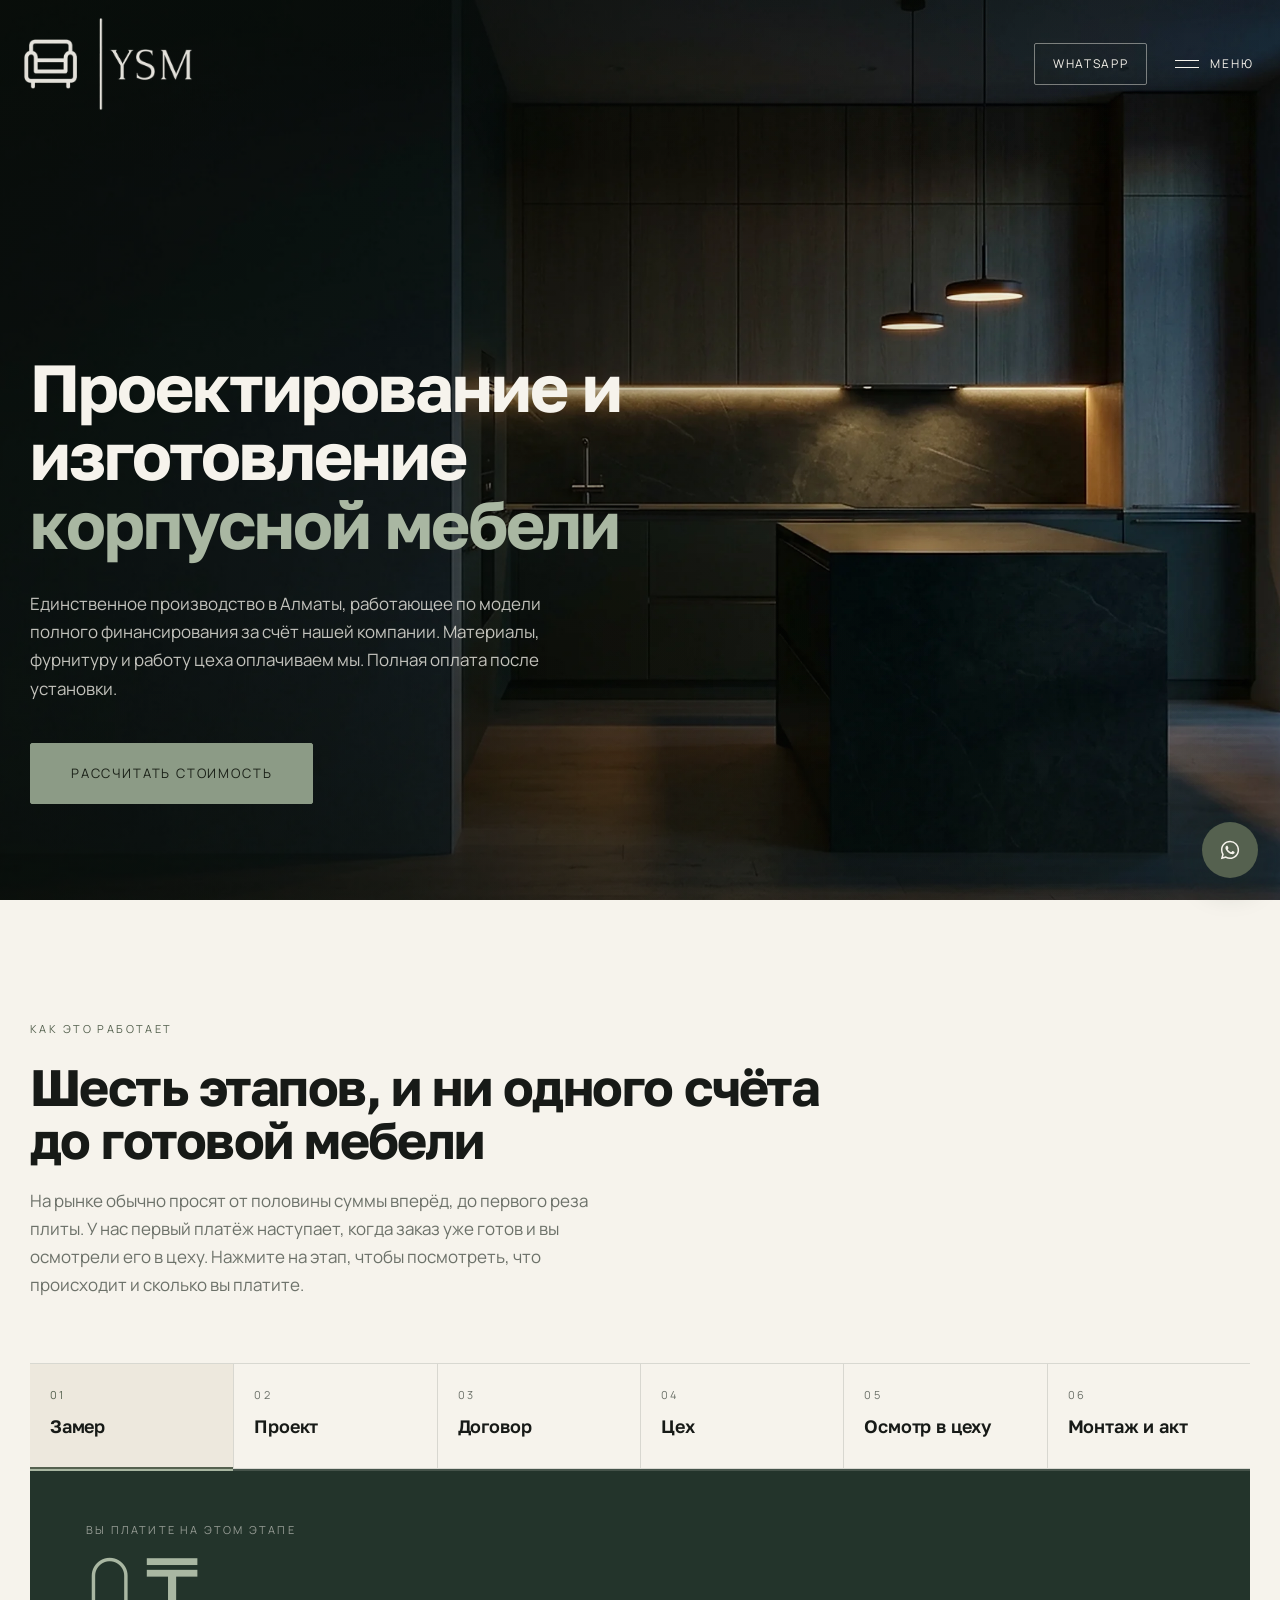
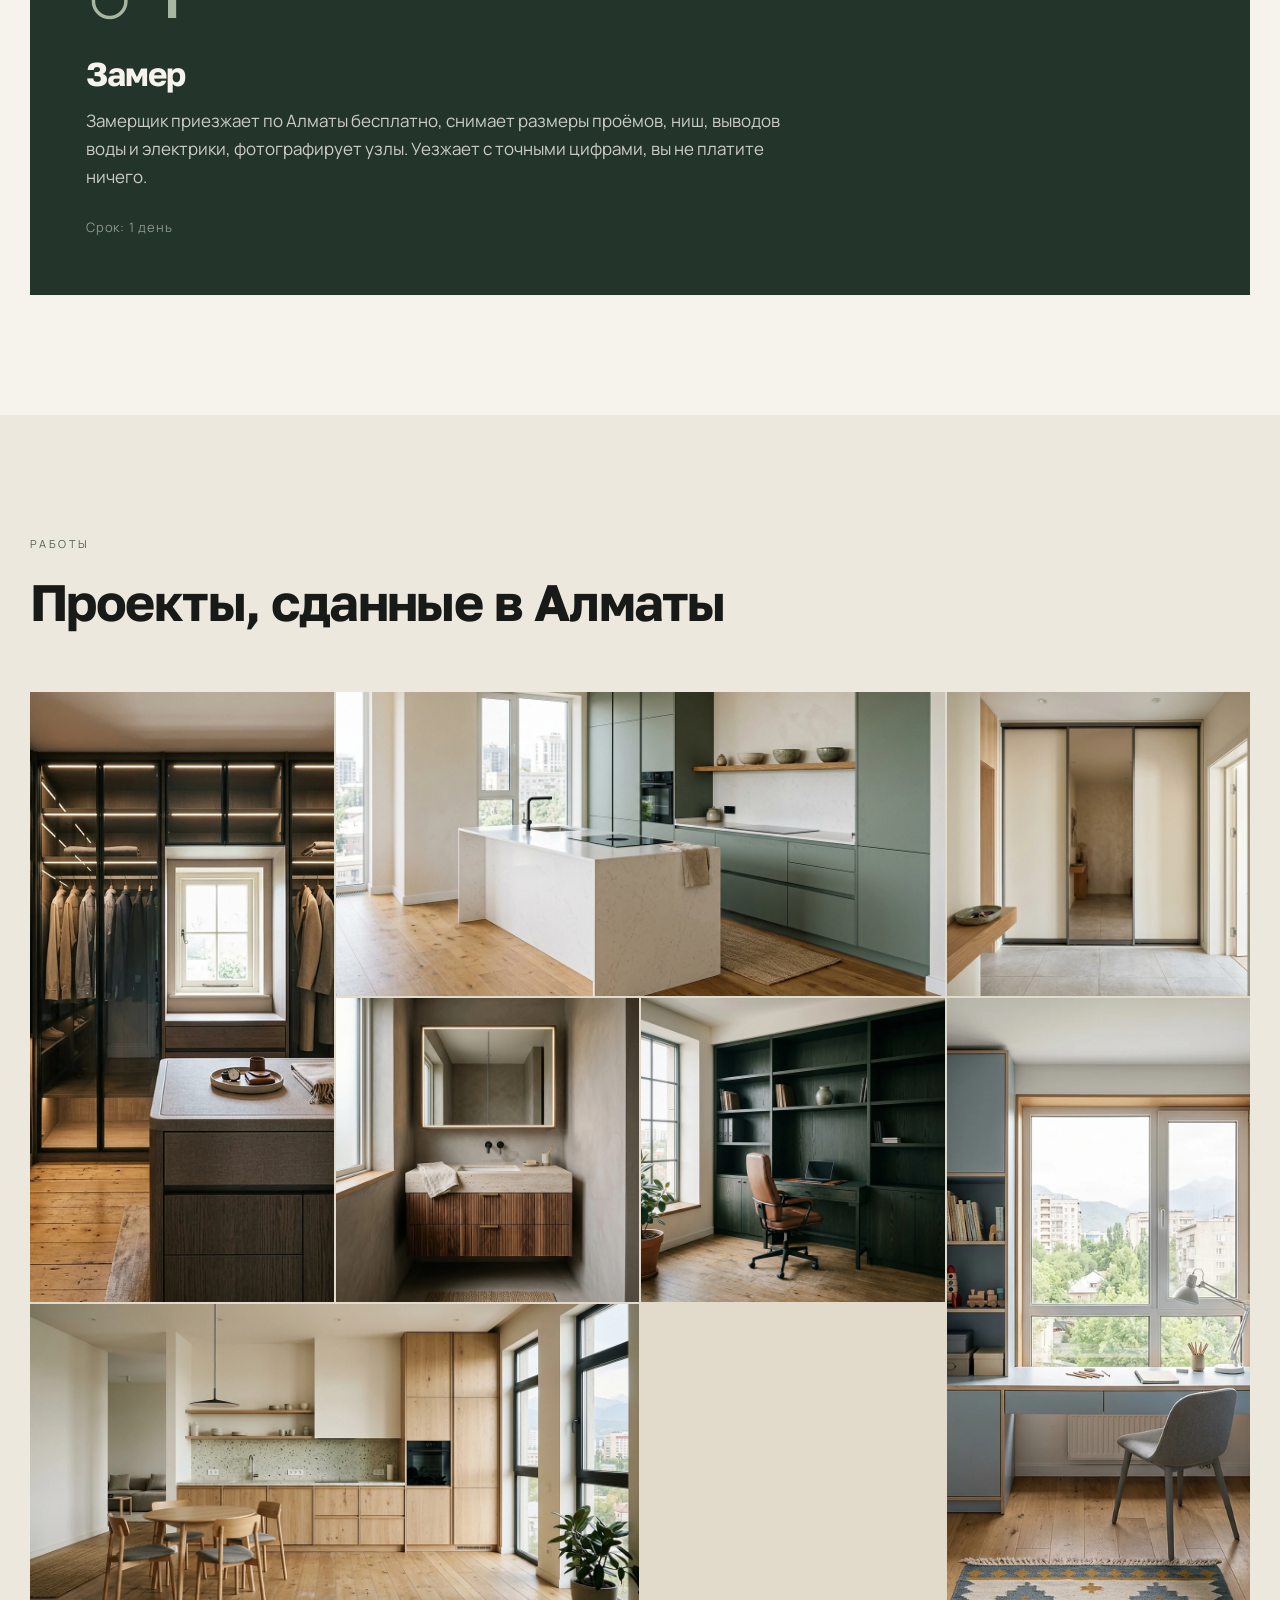
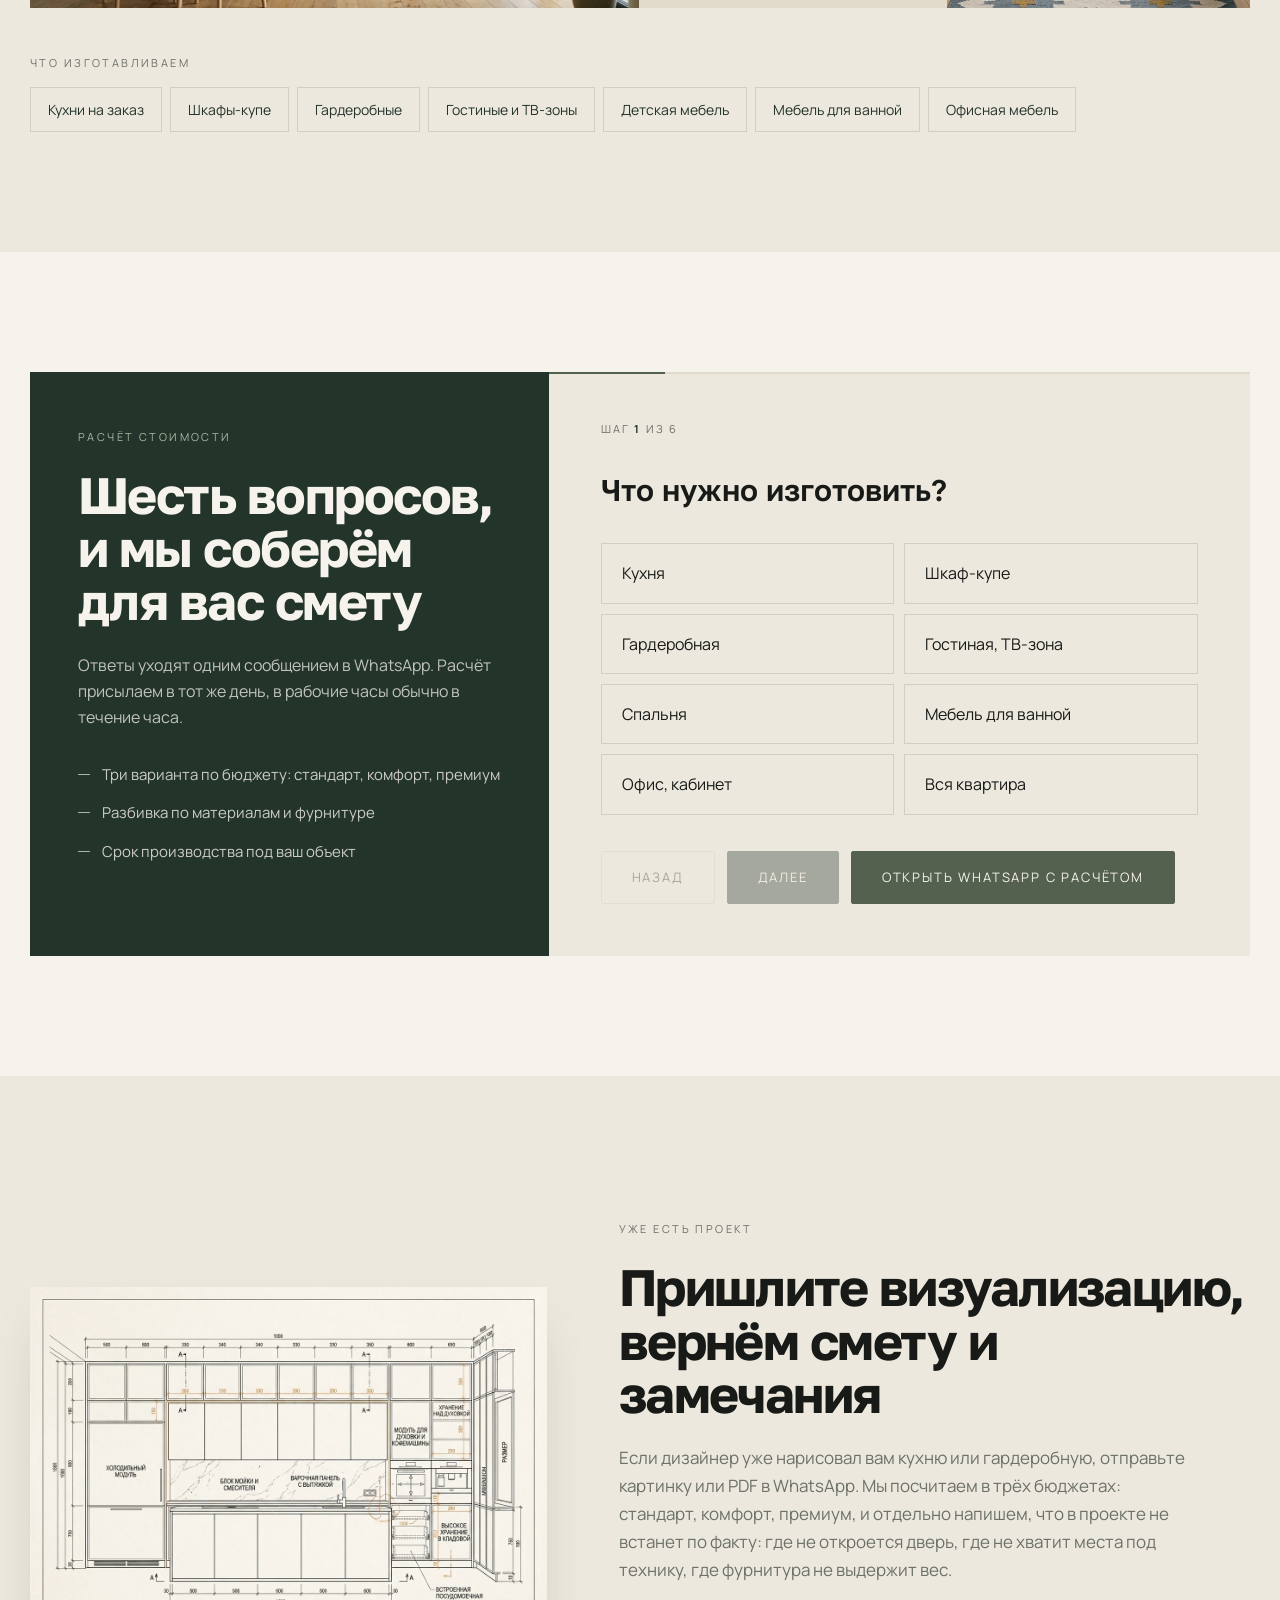
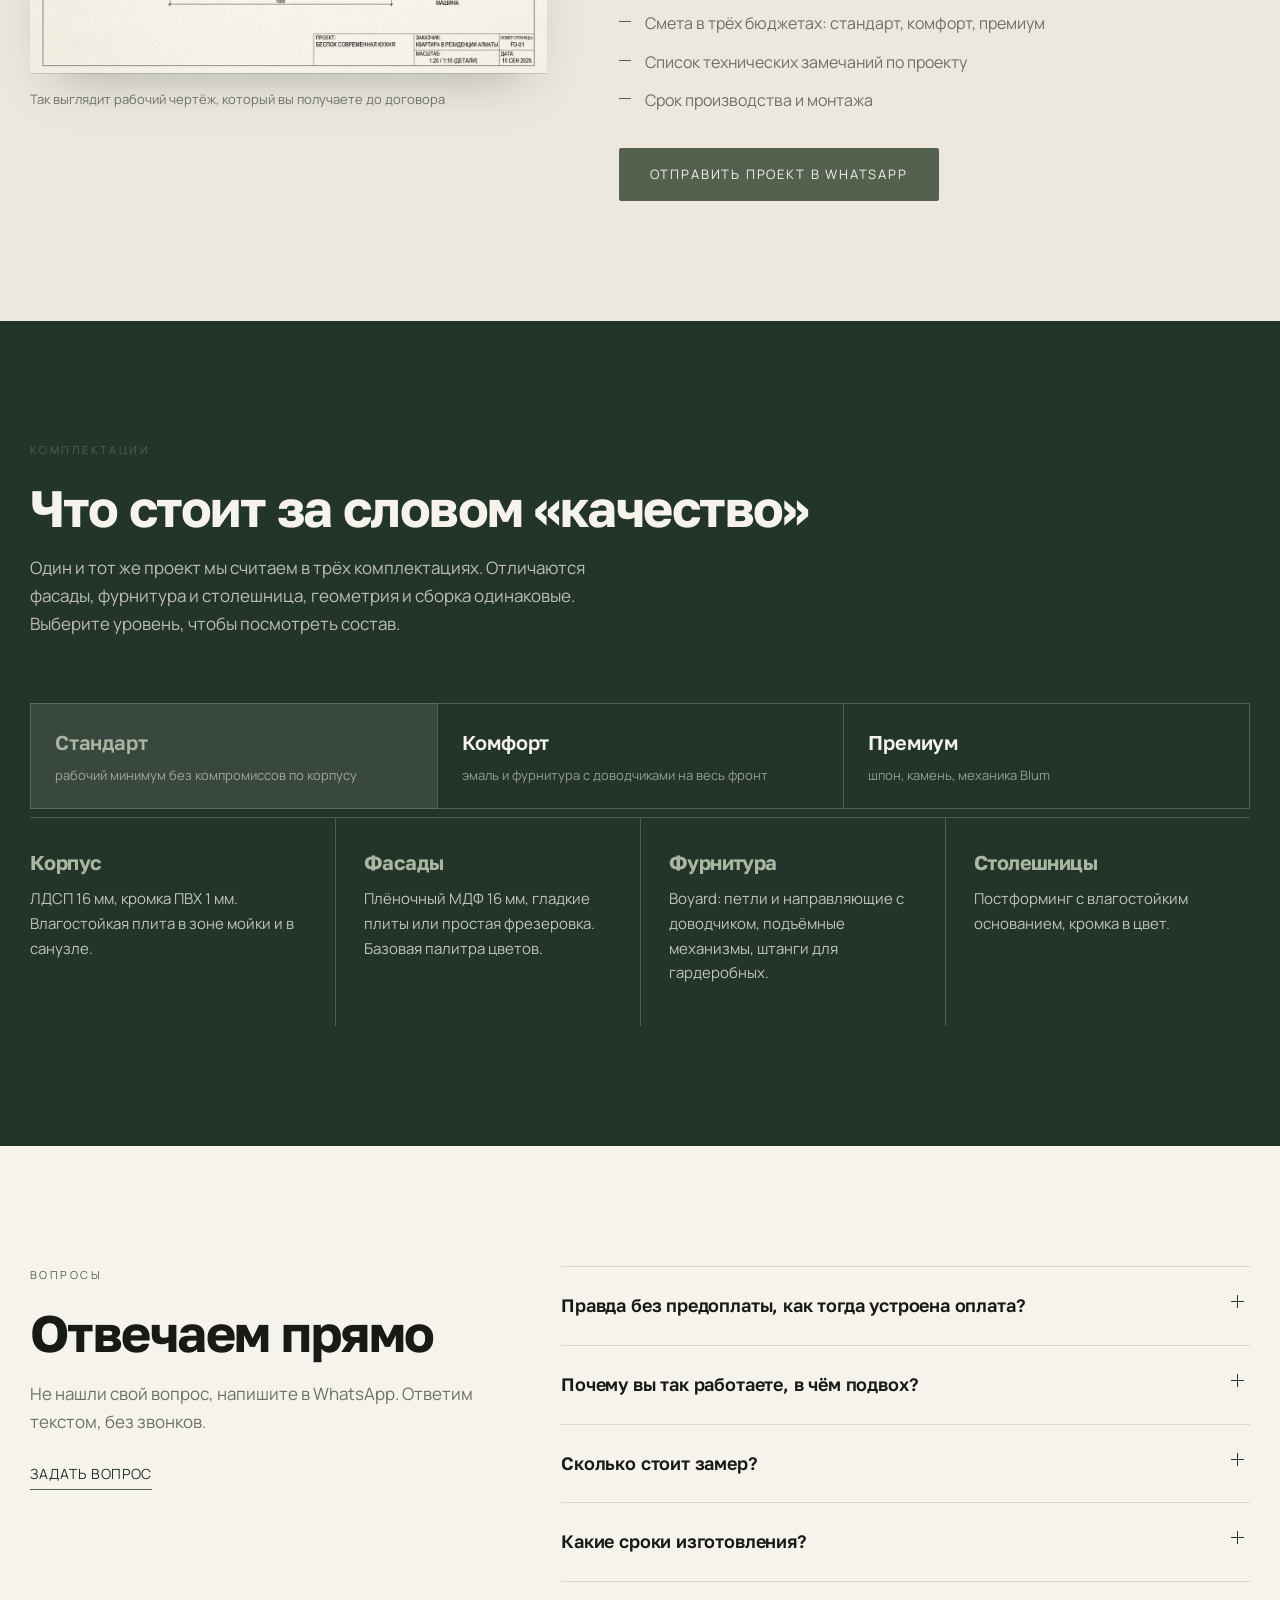
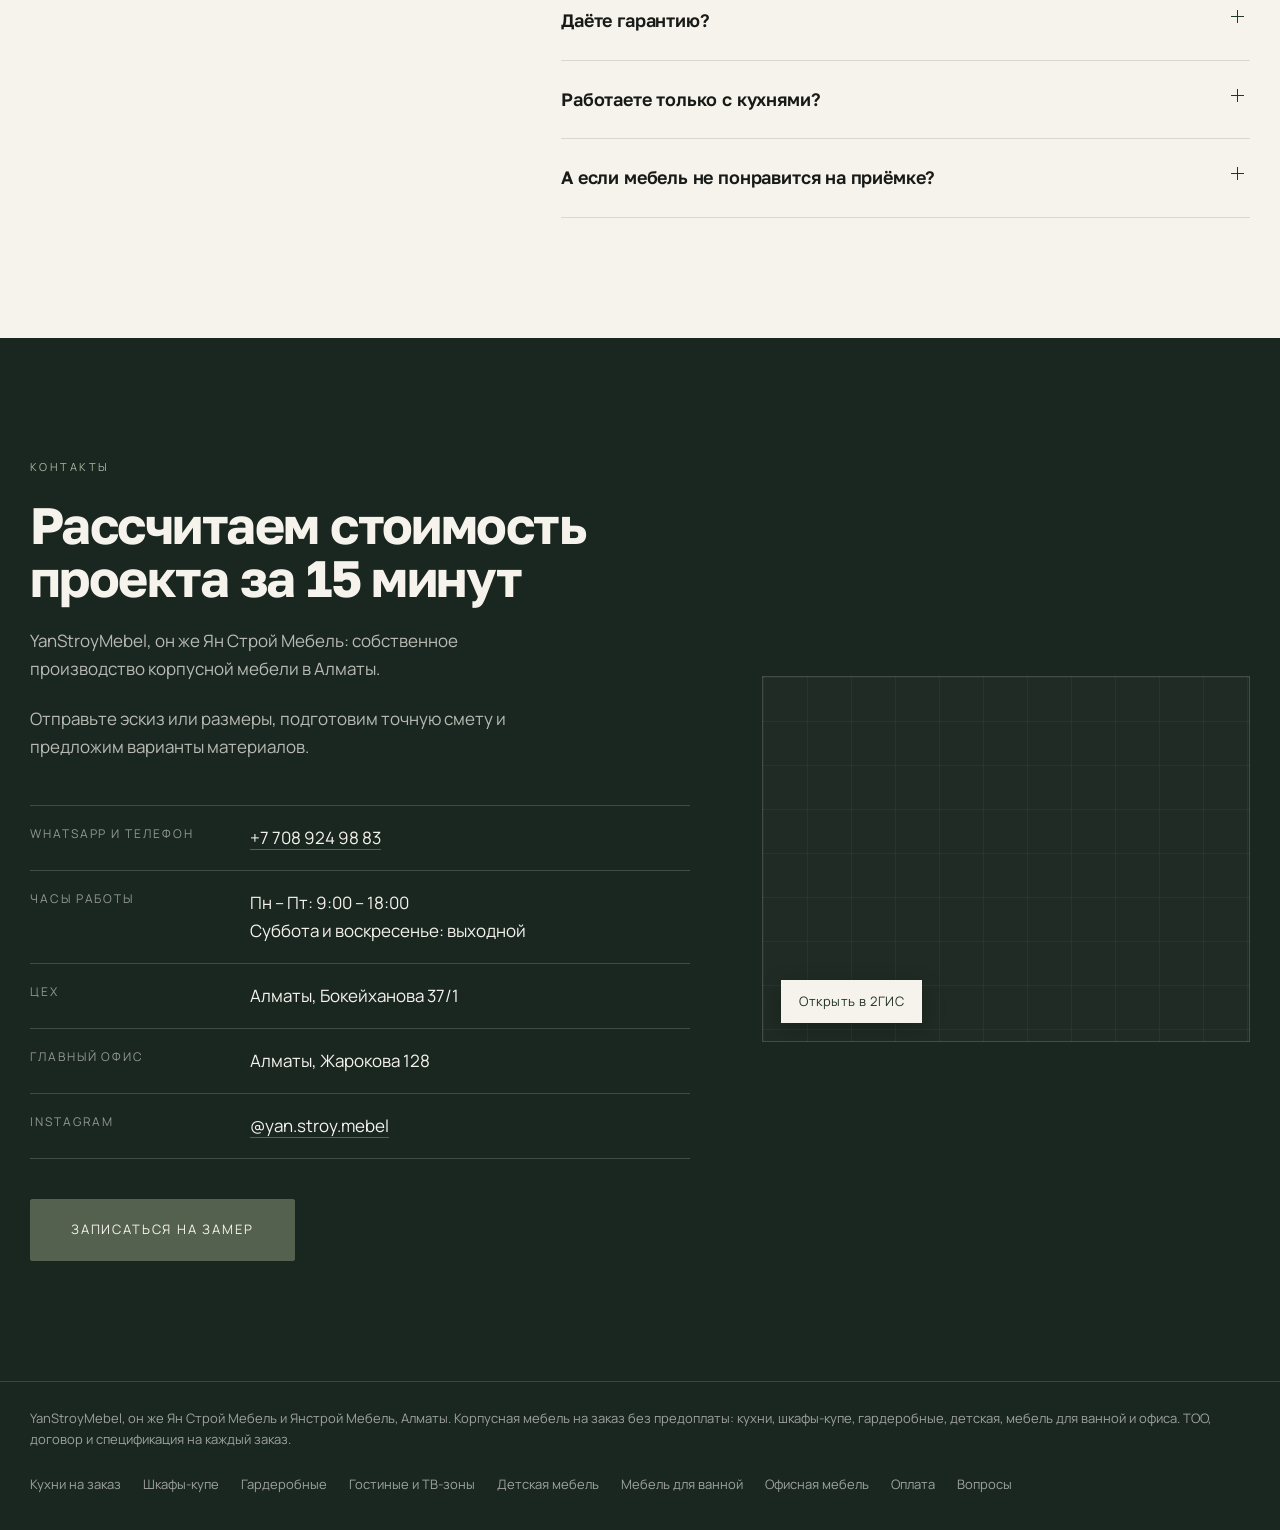
<file: index.html>
<!DOCTYPE html>
<html lang="ru">
<head>
<meta charset="utf-8">
<meta name="viewport" content="width=device-width, initial-scale=1">
<title>YanStroyMebel, Ян Строй Мебель: мебель на заказ в Алматы без предоплаты</title>
<meta name="description" content="YanStroyMebel (Ян Строй Мебель), Алматы. Кухни, шкафы-купе, гардеробные и корпусная мебель на заказ. Материалы и работу цеха финансируем мы: первый платёж после осмотра готовой мебели. Договор ТОО, бесплатный замер, расчёт в WhatsApp.">
<link rel="canonical" href="https://yan-stroy-mebel.kz/">
<meta name="robots" content="index,follow,max-image-preview:large">
<meta name="geo.region" content="KZ-ALA">
<meta name="geo.placename" content="Алматы">
<meta property="og:site_name" content="YanStroyMebel">
<meta property="og:locale" content="ru_RU">
<meta property="og:type" content="website">
<meta property="og:url" content="https://yan-stroy-mebel.kz/">
<meta property="og:title" content="Мебель на заказ в Алматы без предоплаты | YanStroyMebel">
<meta property="og:description" content="Кухни, шкафы-купе и гардеробные на заказ в Алматы. Материалы за наш счёт, первый платёж после осмотра готовой мебели в цеху. Договор ТОО.">
<meta property="og:image" content="https://yan-stroy-mebel.kz/assets/og.jpg">
<meta property="og:image:width" content="1200">
<meta property="og:image:height" content="630">
<meta name="twitter:card" content="summary_large_image">
<meta name="twitter:title" content="Мебель на заказ в Алматы без предоплаты">
<meta name="twitter:description" content="Кухни, шкафы-купе и гардеробные на заказ. Первый платёж после осмотра готовой мебели в цеху.">
<meta name="twitter:image" content="https://yan-stroy-mebel.kz/assets/og.jpg">
<link rel="preconnect" href="https://fonts.googleapis.com">
<link rel="preconnect" href="https://fonts.gstatic.com" crossorigin>
<link href="https://fonts.googleapis.com/css2?family=Golos+Text:wght@400;500;600;700;800&family=Manrope:wght@200;300;400;500&display=swap" rel="stylesheet">
<link rel="icon" href="assets/logo-mark.png">
<link rel="apple-touch-icon" href="assets/logo-mark.png">
<link rel="preload" as="image" href="assets/hero.webp" imagesrcset="assets/hero.webp" media="(min-width:861px)">
<link rel="stylesheet" href="styles.css?v=11">
</head>
<body>

<a class="skip" href="#main">К содержанию</a>

<header class="hdr" id="hdr">
  <div class="hdr__in">
    <a class="mark" href="#top" aria-label="Yan Stroy Mebel, на главную">
      <img class="mark__img mark__img--light" src="assets/logo-mark-light.png" alt="Yan Stroy Mebel" width="449" height="250">
      <img class="mark__img mark__img--dark" src="assets/logo-mark.png" alt="" aria-hidden="true" width="449" height="250">
    </a>
    <div class="hdr__act">
      <a class="btn btn--sm" href="https://wa.me/77089249883?text=%D0%97%D0%B4%D1%80%D0%B0%D0%B2%D1%81%D1%82%D0%B2%D1%83%D0%B9%D1%82%D0%B5%2C%20%D1%85%D0%BE%D1%87%D1%83%20%D1%83%D0%B7%D0%BD%D0%B0%D1%82%D1%8C%20%D0%BF%D1%80%D0%BE%20%D0%BC%D0%B5%D0%B1%D0%B5%D0%BB%D1%8C%20%D0%BD%D0%B0%20%D0%B7%D0%B0%D0%BA%D0%B0%D0%B7" target="_blank" rel="noopener">WhatsApp</a>
      <button class="burger" id="burger" aria-controls="nav" aria-expanded="false">
        <span class="burger__ico" aria-hidden="true"><i></i><i></i></span>
        <span class="burger__lbl" id="burgerLbl">Меню</span>
      </button>
    </div>
  </div>
  <nav class="nav" id="nav" aria-label="Основная навигация">
    <div class="nav__in">
      <a href="#pay"><b>Без предоплаты</b><em>как устроена оплата 50 на 50</em></a>
      <a href="#projects"><b>Работы</b><em>проекты, сданные в Алматы</em></a>
      <a href="#quiz"><b>Расчёт стоимости</b><em>шесть вопросов, смета в WhatsApp</em></a>
      <a href="#mat"><b>Комплектации</b><em>стандарт, комфорт, премиум</em></a>
      <a href="/kuhni-na-zakaz/"><b>Услуги</b><em>кухни, шкафы, гардеробные, офис</em></a>
      <a href="#faq"><b>Вопросы</b><em>сроки, гарантия, материалы</em></a>
      <a href="#contacts"><b>Контакты</b><em>+7 708 924 98 83</em></a>
    </div>
  </nav>
</header>

<main id="main">

<section class="hero" id="top">
  <div class="hero__media" aria-hidden="true">
    <picture>
      <source media="(max-width:860px)" type="image/webp" srcset="assets/hero-mobile.webp">
      <source media="(max-width:860px)" srcset="assets/hero-mobile.jpg">
      <source type="image/webp" srcset="assets/hero.webp">
      <img src="assets/hero.jpg" alt="" width="2752" height="1536" fetchpriority="high" decoding="async">
    </picture>
    <span class="hero__scrim"></span>
  </div>
  <div class="hero__in">
    <h1 class="hero__h">
      Проектирование и изготовление <em>корпусной мебели</em>
    </h1>
    <p class="hero__p">
      Единственное производство в Алматы, работающее по модели полного финансирования за счёт нашей компании.<span class="hero__full"> Материалы, фурнитуру и работу цеха оплачиваем мы.</span> Полная оплата после установки.
    </p>
    <div class="hero__cta">
      <a class="btn btn--lg" href="#quiz">Рассчитать стоимость</a>
    </div>
  </div>
</section>

<section class="pay" id="pay">
  <div class="wrap">
    <div class="sec-head">
      <p class="eyebrow eyebrow--brass">Как это работает</p>
      <h2 class="h2">Шесть этапов, и ни одного счёта до готовой мебели</h2>
      <p class="lead">На рынке обычно просят от половины суммы вперёд, до первого реза плиты. У нас первый платёж наступает, когда заказ уже готов и вы осмотрели его в цеху. Нажмите на этап, чтобы посмотреть, что происходит и сколько вы платите.</p>
    </div>

    <div class="pay__grid">
      <ol class="track" id="track" role="tablist" aria-label="Этапы работы">
        <li><button class="step is-on" role="tab" aria-selected="true" data-step="0"><i>01</i><b>Замер</b></button></li>
        <li><button class="step" role="tab" aria-selected="false" data-step="1"><i>02</i><b>Проект</b></button></li>
        <li><button class="step" role="tab" aria-selected="false" data-step="2"><i>03</i><b>Договор</b></button></li>
        <li><button class="step" role="tab" aria-selected="false" data-step="3"><i>04</i><b>Цех</b></button></li>
        <li><button class="step" role="tab" aria-selected="false" data-step="4"><i>05</i><b>Осмотр в цеху</b></button></li>
        <li><button class="step" role="tab" aria-selected="false" data-step="5"><i>06</i><b>Монтаж и акт</b></button></li>
      </ol>

      <div class="pay__panel" id="payPanel" role="tabpanel" aria-live="polite">
        <div class="pay__meter"><span id="meterFill"></span></div>
        <p class="pay__price"><span class="pay__pricelabel">Вы платите на этом этапе</span><b id="paySum">0 ₸</b></p>
        <h3 class="pay__title" id="payTitle">Замер</h3>
        <p class="pay__text" id="payText">Замерщик приезжает по Алматы бесплатно, снимает размеры проёмов, ниш, выводов воды и электрики, фотографирует узлы. Уезжает с точными цифрами, вы не платите ничего.</p>
        <p class="pay__meta" id="payMeta">Срок: 1 день</p>
      </div>
    </div>
  </div>
</section>

<section class="projects" id="projects">
  <div class="wrap">
    <div class="sec-head">
      <p class="eyebrow eyebrow--brass">Работы</p>
      <h2 class="h2">Проекты, сданные в Алматы</h2>
    </div>
    <div class="grid" id="grid">
      <figure class="tile tile--w" data-a="k1"><img src="assets/work/p01-kitchen-island.webp" alt="Кухня с островом, шалфейные фасады, кварцевый остров" width="2560" height="1280" loading="lazy" decoding="async"><figcaption>Кухня с островом<em>шалфейные фасады, кварцевый остров</em></figcaption></figure>
      <figure class="tile tile--tall" data-a="walk"><img src="assets/work/p02-walk-in.webp" alt="Гардеробная, копчёный дуб, стекло, подсветка полок" width="800" height="1600" loading="lazy" decoding="async"><figcaption>Гардеробная<em>копчёный дуб, стекло, подсветка полок</em></figcaption></figure>
      <figure class="tile" data-a="slide"><img src="assets/work/p03-sliding-wardrobe.webp" alt="Шкаф-купе в прихожую, эмаль и бронзовое зеркало" width="1400" height="1400" loading="lazy" decoding="async"><figcaption>Шкаф-купе в прихожую<em>эмаль и бронзовое зеркало</em></figcaption></figure>
      <figure class="tile" data-a="vanity"><img src="assets/work/p04-vanity.webp" alt="Тумба под раковину, рифлёный орех, травертин" width="1400" height="1400" loading="lazy" decoding="async"><figcaption>Тумба под раковину<em>рифлёный орех, травертин</em></figcaption></figure>
      <figure class="tile" data-a="study"><img src="assets/work/p05-study.webp" alt="Кабинет и стеллаж, тонированный ясень" width="1400" height="1400" loading="lazy" decoding="async"><figcaption>Кабинет и стеллаж<em>тонированный ясень</em></figcaption></figure>
      <figure class="tile tile--w" data-a="k2"><img src="assets/work/p06-oak-kitchen.webp" alt="Кухня в светлом дубе, без ручек, терраццо" width="2560" height="1280" loading="lazy" decoding="async"><figcaption>Кухня в светлом дубе<em>без ручек, терраццо</em></figcaption></figure>
      <figure class="tile" data-a="tv"><img src="assets/work/p07-tv-wall.webp" alt="Гостиная и ТВ-зона, реечные панели из ореха" width="1400" height="1400" loading="lazy" decoding="async"><figcaption>Гостиная и ТВ-зона<em>реечные панели из ореха</em></figcaption></figure>
      <figure class="tile tile--tall" data-a="kids"><img src="assets/work/p10-kids.webp" alt="Детская со столом, шкаф и стол вдоль окна" width="800" height="1600" loading="lazy" decoding="async"><figcaption>Детская со столом<em>шкаф и стол вдоль окна</em></figcaption></figure>
    </div>
    <button type="button" class="btn btn--ghost grid__more" id="gridMore" hidden>Смотреть все проекты</button>
    <div class="svc"><p class="svc__t">Что изготавливаем</p><div class="svc__l"><a href="/kuhni-na-zakaz/">Кухни на заказ</a><a href="/shkafy-kupe/">Шкафы-купе</a><a href="/garderobnye/">Гардеробные</a><a href="/gostinye-tv-zony/">Гостиные и ТВ-зоны</a><a href="/detskaya-mebel/">Детская мебель</a><a href="/mebel-dlya-vannoy/">Мебель для ванной</a><a href="/ofisnaya-mebel/">Офисная мебель</a></div></div>
  </div>
</section>

<section class="quiz" id="quiz">
  <div class="wrap">
    <div class="quiz__box">
      <div class="quiz__side">
        <p class="eyebrow eyebrow--light">Расчёт стоимости</p>
        <h2 class="h2 h2--light">Шесть вопросов, и мы соберём для вас смету</h2>
        <p class="quiz__sidep">Ответы уходят одним сообщением в WhatsApp. Расчёт присылаем в тот же день, в рабочие часы обычно в течение часа.</p>
        <ul class="quiz__bul">
          <li>Три варианта по бюджету: стандарт, комфорт, премиум</li>
          <li>Разбивка по материалам и фурнитуре</li>
          <li>Срок производства под ваш объект</li>
        </ul>
      </div>

      <div class="quiz__main">
        <div class="quiz__bar"><span id="qFill"></span></div>
        <p class="quiz__count">Шаг <b id="qNum">1</b> из 6</p>

        <form id="qForm" novalidate>
          <fieldset class="q is-on" data-q="0">
            <legend>Что нужно изготовить?</legend>
            <div class="opts opts--grid">
              <label><input type="radio" name="q0" value="Кухня"><span>Кухня</span></label>
              <label><input type="radio" name="q0" value="Шкаф-купе"><span>Шкаф-купе</span></label>
              <label><input type="radio" name="q0" value="Гардеробная"><span>Гардеробная</span></label>
              <label><input type="radio" name="q0" value="Гостиная, ТВ-зона"><span>Гостиная, ТВ-зона</span></label>
              <label><input type="radio" name="q0" value="Спальня"><span>Спальня</span></label>
              <label><input type="radio" name="q0" value="Мебель для ванной"><span>Мебель для ванной</span></label>
              <label><input type="radio" name="q0" value="Офис, кабинет"><span>Офис, кабинет</span></label>
              <label><input type="radio" name="q0" value="Вся квартира"><span>Вся квартира</span></label>
            </div>
          </fieldset>

          <fieldset class="q" data-q="1">
            <legend>Какая форма или конфигурация?</legend>
            <div class="opts opts--grid">
              <label><input type="radio" name="q1" value="Прямая"><span>Прямая</span></label>
              <label><input type="radio" name="q1" value="Угловая"><span>Угловая</span></label>
              <label><input type="radio" name="q1" value="П-образная"><span>П-образная</span></label>
              <label><input type="radio" name="q1" value="С островом"><span>С островом</span></label>
              <label><input type="radio" name="q1" value="Встроенная в нишу"><span>Встроенная в нишу</span></label>
              <label><input type="radio" name="q1" value="Ещё не решили"><span>Ещё не решили</span></label>
            </div>
          </fieldset>

          <fieldset class="q" data-q="2">
            <legend>Сколько метров по фронту?</legend>
            <div class="opts">
              <label><input type="radio" name="q2" value="до 2,5 м"><span>До 2,5 м</span></label>
              <label><input type="radio" name="q2" value="от 2,5 до 4 м"><span>От 2,5 до 4 м</span></label>
              <label><input type="radio" name="q2" value="от 4 до 6 м"><span>От 4 до 6 м</span></label>
              <label><input type="radio" name="q2" value="больше 6 м"><span>Больше 6 м</span></label>
              <label><input type="radio" name="q2" value="нужен замер"><span>Не знаю, нужен замер</span></label>
            </div>
          </fieldset>

          <fieldset class="q" data-q="3">
            <legend>В каком состоянии помещение?</legend>
            <div class="opts">
              <label><input type="radio" name="q3" value="ремонт закончен"><span>Ремонт закончен, можно замерять</span></label>
              <label><input type="radio" name="q3" value="ремонт идёт"><span>Ремонт идёт, стены готовы</span></label>
              <label><input type="radio" name="q3" value="черновая отделка"><span>Черновая отделка</span></label>
              <label><input type="radio" name="q3" value="только планирую"><span>Пока только планирую</span></label>
            </div>
          </fieldset>

          <fieldset class="q" data-q="4">
            <legend>Когда нужна готовая мебель?</legend>
            <div class="opts">
              <label><input type="radio" name="q4" value="в этом месяце"><span>В этом месяце</span></label>
              <label><input type="radio" name="q4" value="через 1 или 2 месяца"><span>Через 1 или 2 месяца</span></label>
              <label><input type="radio" name="q4" value="через 3 месяца и позже"><span>Через 3 месяца и позже</span></label>
              <label><input type="radio" name="q4" value="сравниваю цены"><span>Пока сравниваю цены</span></label>
            </div>
          </fieldset>

          <fieldset class="q" data-q="5">
            <legend>Как к вам обращаться?</legend>
            <div class="fields">
              <label class="fld"><span>Имя</span><input type="text" id="qName" placeholder="Как вас зовут" autocomplete="name"></label>
              <label class="fld"><span>Район или ЖК</span><input type="text" id="qArea" placeholder="Необязательно"></label>
            </div>
            <p class="quiz__fine">Ничего не отправляется автоматически. По кнопке откроется WhatsApp с уже собранным сообщением, вы увидите его до отправки.</p>
            <div class="summary" id="summary"></div>
          </fieldset>

          <div class="quiz__nav">
            <button type="button" class="btn btn--ghost" id="qPrev" disabled>Назад</button>
            <button type="button" class="btn" id="qNext" disabled>Далее</button>
            <a class="btn btn--wa" id="qSend" href="#" target="_blank" rel="noopener" hidden>Открыть WhatsApp с расчётом</a>
          </div>
        </form>
      </div>
    </div>
  </div>
</section>

<section class="dp">
  <div class="wrap dp__in">
    <figure class="dp__media">
      <a class="dp__zoom" href="assets/work/drawing-kitchen.jpg" target="_blank" rel="noopener" aria-label="Открыть чертёж в полном размере">
      <picture>
        <source type="image/webp" srcset="assets/work/drawing-kitchen.webp">
        <img src="assets/work/drawing-kitchen.jpg" alt="Пример рабочего чертежа кухни: развёртка стены с размерами каждого модуля" width="1200" height="896" loading="lazy" decoding="async">
      </picture>
      </a>
      <figcaption>Так выглядит рабочий чертёж, который вы получаете до договора</figcaption>
    </figure>
    <div class="dp__body">
      <p class="eyebrow eyebrow--brass">Уже есть проект</p>
      <h2 class="h2">Пришлите визуализацию, вернём смету и замечания</h2>
      <p>Если дизайнер уже нарисовал вам кухню или гардеробную, отправьте картинку или PDF в WhatsApp. Мы посчитаем в трёх бюджетах: стандарт, комфорт, премиум, и отдельно напишем, что в проекте не встанет по факту: где не откроется дверь, где не хватит места под технику, где фурнитура не выдержит вес.</p>
      <ul class="ticks">
        <li>Смета в трёх бюджетах: стандарт, комфорт, премиум</li>
        <li>Список технических замечаний по проекту</li>
        <li>Срок производства и монтажа</li>
      </ul>
      <a class="btn btn--wa" href="https://wa.me/77089249883?text=%D0%97%D0%B4%D1%80%D0%B0%D0%B2%D1%81%D1%82%D0%B2%D1%83%D0%B9%D1%82%D0%B5.%20%D0%9E%D1%82%D0%BF%D1%80%D0%B0%D0%B2%D0%BB%D1%8F%D1%8E%20%D0%B4%D0%B8%D0%B7%D0%B0%D0%B9%D0%BD-%D0%BF%D1%80%D0%BE%D0%B5%D0%BA%D1%82%20%D0%BD%D0%B0%20%D1%80%D0%B0%D1%81%D1%87%D1%91%D1%82" target="_blank" rel="noopener">Отправить проект в WhatsApp</a>
    </div>
  </div>
</section>

<section class="mat" id="mat">
  <div class="wrap">
    <div class="sec-head">
      <p class="eyebrow eyebrow--brass">Комплектации</p>
      <h2 class="h2">Что стоит за словом «качество»</h2>
      <p class="lead lead--light">Один и тот же проект мы считаем в трёх комплектациях. Отличаются фасады, фурнитура и столешница, геометрия и сборка одинаковые. Выберите уровень, чтобы посмотреть состав.</p>
    </div>

    <div class="tiers" id="tiers" role="tablist" aria-label="Комплектации">
      <button class="tier is-on" role="tab" aria-selected="true" data-tier="0"><b>Стандарт</b><em>рабочий минимум без компромиссов по корпусу</em></button>
      <button class="tier" role="tab" aria-selected="false" data-tier="1"><b>Комфорт</b><em>эмаль и фурнитура с доводчиками на весь фронт</em></button>
      <button class="tier" role="tab" aria-selected="false" data-tier="2"><b>Премиум</b><em>шпон, камень, механика Blum</em></button>
    </div>

    <div class="mat__grid" id="matGrid" role="tabpanel" aria-live="polite">
      <article><h3>Корпус</h3><p id="matBody"></p></article>
      <article><h3>Фасады</h3><p id="matFront"></p></article>
      <article><h3>Фурнитура</h3><p id="matHw"></p></article>
      <article><h3>Столешницы</h3><p id="matTop"></p></article>
    </div>
  </div>
</section>

<section class="faq" id="faq">
  <div class="wrap faq__in">
    <div class="faq__head">
      <p class="eyebrow eyebrow--brass">Вопросы</p>
      <h2 class="h2">Отвечаем прямо</h2>
      <p class="lead">Не нашли свой вопрос, напишите в WhatsApp. Ответим текстом, без звонков.</p>
      <a class="link" href="https://wa.me/77089249883" target="_blank" rel="noopener">Задать вопрос</a>
    </div>
    <div class="acc" id="acc">
      <details><summary>Правда без предоплаты, как тогда устроена оплата?</summary><div><p>Материалы, фурнитуру и работу цеха финансируем мы, вперёд вы не платите ничего. Оплата делится пополам: 50% после того, как вы осмотрели готовый заказ в цеху перед установкой, и 50% после установки и подписания акта выполненных работ. Условие фиксируем в договоре ТОО, чтобы это не оставалось устной договорённостью.</p></div></details>
      <details><summary>Почему вы так работаете, в чём подвох?</summary><div><p>Подвоха нет, есть ограничение. Мы одновременно ведём ограниченное число объектов, потому что каждый финансируем сами. Если очередь заполнена, честно назовём ближайшую дату старта.</p></div></details>
      <details><summary>Сколько стоит замер?</summary><div><p>По Алматы бесплатно и ни к чему не обязывает. После замера вы получаете чертёж и смету, дальше решаете сами.</p></div></details>
      <details><summary>Какие сроки изготовления?</summary><div><p>Зависит от фасадов. Плёночный МДФ и ЛДСП идут быстрее, эмаль и шпон дольше из-за покраски и сушки. Точный срок ставим в договор после утверждения проекта.</p></div></details>
      <details><summary>Даёте гарантию?</summary><div><p>Да, гарантия на корпус, фурнитуру и монтаж прописана в договоре. Если что-то перестало закрываться или провисло, приезжаем и настраиваем.</p></div></details>
      <details><summary>Работаете только с кухнями?</summary><div><p>Нет. Кухни, шкафы-купе, гардеробные, гостиные, спальни, мебель для ванной, офисные стеллажи и кабинеты. Можем закрыть всю квартиру одним договором.</p></div></details>
      <details><summary>А если мебель не понравится на приёмке?</summary><div><p>К договору мы составляем спецификацию: в ней прописаны фурнитура, цвет, материал, схема и все остальные детали заказа. Сдаём строго по спецификации. На осмотре в цеху и на приёмке проходим вместе по чек-листу: зазоры, кромка, работа фурнитуры, соответствие чертежу. Недочёты устраняем до оплаты, в этом и смысл схемы.</p></div></details>
    </div>
  </div>
</section>

<section class="cnt" id="contacts">
  <div class="wrap cnt__in">
    <div class="cnt__body">
      <p class="eyebrow eyebrow--light">Контакты</p>
      <h2 class="h2 h2--light">Рассчитаем стоимость проекта за 15 минут</h2>
      <p class="cnt__lead" style="margin-bottom:0">YanStroyMebel, он же Ян Строй Мебель: собственное производство корпусной мебели в Алматы.</p>
      <p class="cnt__lead">Отправьте эскиз или размеры, подготовим точную смету и предложим варианты материалов.</p>
      <dl class="cnt__list">
        <div><dt>WhatsApp и телефон</dt><dd><a href="tel:+77089249883">+7 708 924 98 83</a></dd></div>
        <div><dt>Часы работы</dt><dd>Пн – Пт: 9:00 – 18:00<br>Суббота и воскресенье: выходной</dd></div>
        <div><dt>Цех</dt><dd>Алматы, Бокейханова 37/1</dd></div>
        <div><dt>Главный офис</dt><dd>Алматы, Жарокова 128</dd></div>
        <div><dt>Instagram</dt><dd><a href="https://www.instagram.com/yan.stroy.mebel/" target="_blank" rel="noopener">@yan.stroy.mebel</a></dd></div>
      </dl>
      <a class="btn btn--wa btn--lg" href="https://wa.me/77089249883?text=%D0%97%D0%B4%D1%80%D0%B0%D0%B2%D1%81%D1%82%D0%B2%D1%83%D0%B9%D1%82%D0%B5%2C%20%D1%85%D0%BE%D1%87%D1%83%20%D0%B7%D0%B0%D0%BF%D0%B8%D1%81%D0%B0%D1%82%D1%8C%D1%81%D1%8F%20%D0%BD%D0%B0%20%D0%B7%D0%B0%D0%BC%D0%B5%D1%80" target="_blank" rel="noopener">Записаться на замер</a>
    </div>
    <div class="cnt__map" id="map">
      <iframe src="https://yandex.kz/map-widget/v1/?ll=76.900146%2C43.236824&amp;z=17&amp;pt=76.900146,43.236824,pm2rdm" title="Главный офис: Алматы, Жарокова 128" loading="lazy" allowfullscreen referrerpolicy="no-referrer-when-downgrade"></iframe>
      <a class="cnt__mapgo" href="https://2gis.kz/almaty/search/%D0%96%D0%B0%D1%80%D0%BE%D0%BA%D0%BE%D0%B2%D0%B0%20128/geo/76.900146%2C43.236824" target="_blank" rel="noopener">Открыть в 2ГИС</a>
    </div>
  </div>
</section>

</main>

<footer class="ftr">
  <div class="wrap ftr__in">
    <p>YanStroyMebel, он же Ян Строй Мебель и Янстрой Мебель, Алматы. Корпусная мебель на заказ без предоплаты: кухни, шкафы-купе, гардеробные, детская, мебель для ванной и офиса. ТОО, договор и спецификация на каждый заказ.</p>
    <nav><a href="/kuhni-na-zakaz/">Кухни на заказ</a><a href="/shkafy-kupe/">Шкафы-купе</a><a href="/garderobnye/">Гардеробные</a><a href="/gostinye-tv-zony/">Гостиные и ТВ-зоны</a><a href="/detskaya-mebel/">Детская мебель</a><a href="/mebel-dlya-vannoy/">Мебель для ванной</a><a href="/ofisnaya-mebel/">Офисная мебель</a><a href="#pay">Оплата</a><a href="#faq">Вопросы</a></nav>
  </div>
</footer>

<a class="fab" href="https://wa.me/77089249883" target="_blank" rel="noopener" aria-label="Написать в WhatsApp">
  <svg viewBox="0 0 24 24" width="22" height="22" fill="currentColor" aria-hidden="true"><path d="M12.04 2C6.58 2 2.13 6.45 2.13 11.91c0 1.75.46 3.45 1.32 4.95L2 22l5.25-1.38a9.9 9.9 0 0 0 4.79 1.22h.01c5.46 0 9.91-4.45 9.91-9.91 0-2.65-1.03-5.14-2.9-7.01A9.86 9.86 0 0 0 12.04 2Zm0 18.15h-.01a8.2 8.2 0 0 1-4.19-1.15l-.3-.18-3.12.82.83-3.04-.2-.31a8.2 8.2 0 0 1-1.26-4.38c0-4.54 3.7-8.24 8.25-8.24 2.2 0 4.27.86 5.83 2.42a8.19 8.19 0 0 1 2.41 5.83c0 4.54-3.7 8.23-8.24 8.23Zm4.52-6.16c-.25-.12-1.47-.72-1.69-.81-.23-.08-.39-.12-.56.13-.16.24-.64.8-.78.97-.14.16-.29.18-.54.06-.25-.12-1.05-.39-1.99-1.23-.74-.66-1.23-1.47-1.38-1.72-.14-.25-.01-.38.11-.5.11-.11.25-.29.37-.43.13-.15.17-.25.25-.41.08-.17.04-.31-.02-.43-.06-.12-.56-1.34-.76-1.84-.2-.48-.4-.41-.56-.42h-.48c-.16 0-.43.06-.65.31-.22.25-.86.84-.86 2.05s.88 2.38 1 2.54c.12.16 1.73 2.64 4.19 3.7.59.25 1.04.4 1.4.52.59.19 1.12.16 1.55.1.47-.07 1.47-.6 1.67-1.18.21-.58.21-1.07.15-1.18-.06-.11-.22-.17-.47-.29Z"/></svg>
</a>

<script src="app.js?v=5"></script>
<script type="application/ld+json">{"@context": "https://schema.org", "@graph": [{"@type": ["LocalBusiness", "FurnitureStore"], "@id": "https://yan-stroy-mebel.kz/#business", "name": "YanStroyMebel", "alternateName": ["Ян Строй Мебель", "Янстрой Мебель", "Янстрой", "Ян Строй", "Yan Stroy Mebel", "YanStroy", "ЯнСтройМебель", "YSM"], "description": "Производство корпусной мебели на заказ в Алматы: кухни, шкафы-купе, гардеробные, мебель для ванной и офиса. Материалы и работу цеха финансирует компания, первый платёж после осмотра готовой мебели.", "url": "https://yan-stroy-mebel.kz/", "telephone": "+77089249883", "image": "https://yan-stroy-mebel.kz/assets/og.jpg", "logo": "https://yan-stroy-mebel.kz/assets/logo.png", "priceRange": "$$", "currenciesAccepted": "KZT", "areaServed": {"@type": "City", "name": "Алматы"}, "address": {"@type": "PostalAddress", "streetAddress": "улица Жарокова, 128", "addressLocality": "Алматы", "addressRegion": "Алматы", "addressCountry": "KZ"}, "geo": {"@type": "GeoCoordinates", "latitude": 43.236824, "longitude": 76.900146}, "openingHoursSpecification": [{"@type": "OpeningHoursSpecification", "dayOfWeek": ["Monday", "Tuesday", "Wednesday", "Thursday", "Friday"], "opens": "09:00", "closes": "18:00"}], "sameAs": ["https://www.instagram.com/yan.stroy.mebel/"], "department": [{"@type": "LocalBusiness", "name": "YanStroyMebel, цех", "address": {"@type": "PostalAddress", "streetAddress": "улица Бокейханова, 37/1", "addressLocality": "Алматы", "addressCountry": "KZ"}, "telephone": "+77089249883"}]}, {"@type": "WebSite", "@id": "https://yan-stroy-mebel.kz/#website", "url": "https://yan-stroy-mebel.kz/", "name": "YanStroyMebel", "inLanguage": "ru-RU", "publisher": {"@id": "https://yan-stroy-mebel.kz/#business"}}, {"@type": "FAQPage", "mainEntity": [{"@type": "Question", "name": "Правда без предоплаты, как тогда устроена оплата?", "acceptedAnswer": {"@type": "Answer", "text": "Материалы, фурнитуру и работу цеха финансируем мы, вперёд вы не платите ничего. Оплата делится пополам: 50% после того, как вы осмотрели готовый заказ в цеху перед установкой, и 50% после установки и подписания акта выполненных работ. Условие фиксируем в договоре ТОО, чтобы это не оставалось устной договорённостью."}}, {"@type": "Question", "name": "Почему вы так работаете, в чём подвох?", "acceptedAnswer": {"@type": "Answer", "text": "Подвоха нет, есть ограничение. Мы одновременно ведём ограниченное число объектов, потому что каждый финансируем сами. Если очередь заполнена, честно назовём ближайшую дату старта."}}, {"@type": "Question", "name": "Сколько стоит замер?", "acceptedAnswer": {"@type": "Answer", "text": "По Алматы бесплатно и ни к чему не обязывает. После замера вы получаете чертёж и смету, дальше решаете сами."}}, {"@type": "Question", "name": "Какие сроки изготовления?", "acceptedAnswer": {"@type": "Answer", "text": "Зависит от фасадов. Плёночный МДФ и ЛДСП идут быстрее, эмаль и шпон дольше из-за покраски и сушки. Точный срок ставим в договор после утверждения проекта."}}, {"@type": "Question", "name": "Даёте гарантию?", "acceptedAnswer": {"@type": "Answer", "text": "Да, гарантия на корпус, фурнитуру и монтаж прописана в договоре. Если что-то перестало закрываться или провисло, приезжаем и настраиваем."}}, {"@type": "Question", "name": "Работаете только с кухнями?", "acceptedAnswer": {"@type": "Answer", "text": "Нет. Кухни, шкафы-купе, гардеробные, гостиные, спальни, мебель для ванной, офисные стеллажи и кабинеты. Можем закрыть всю квартиру одним договором."}}, {"@type": "Question", "name": "А если мебель не понравится на приёмке?", "acceptedAnswer": {"@type": "Answer", "text": "К договору мы составляем спецификацию: в ней прописаны фурнитура, цвет, материал, схема и все остальные детали заказа. Сдаём строго по спецификации. На осмотре в цеху и на приёмке проходим вместе по чек-листу: зазоры, кромка, работа фурнитуры, соответствие чертежу. Недочёты устраняем до оплаты, в этом и смысл схемы."}}]}, {"@type": "ItemList", "name": "Услуги", "itemListElement": [{"@type": "ListItem", "position": 1, "name": "Кухни на заказ", "url": "https://yan-stroy-mebel.kz/kuhni-na-zakaz/"}, {"@type": "ListItem", "position": 2, "name": "Шкафы-купе", "url": "https://yan-stroy-mebel.kz/shkafy-kupe/"}, {"@type": "ListItem", "position": 3, "name": "Гардеробные", "url": "https://yan-stroy-mebel.kz/garderobnye/"}, {"@type": "ListItem", "position": 4, "name": "Гостиные и ТВ-зоны", "url": "https://yan-stroy-mebel.kz/gostinye-tv-zony/"}, {"@type": "ListItem", "position": 5, "name": "Детская мебель", "url": "https://yan-stroy-mebel.kz/detskaya-mebel/"}, {"@type": "ListItem", "position": 6, "name": "Мебель для ванной", "url": "https://yan-stroy-mebel.kz/mebel-dlya-vannoy/"}, {"@type": "ListItem", "position": 7, "name": "Офисная мебель", "url": "https://yan-stroy-mebel.kz/ofisnaya-mebel/"}]}]}</script>
</body>
</html>
</file>
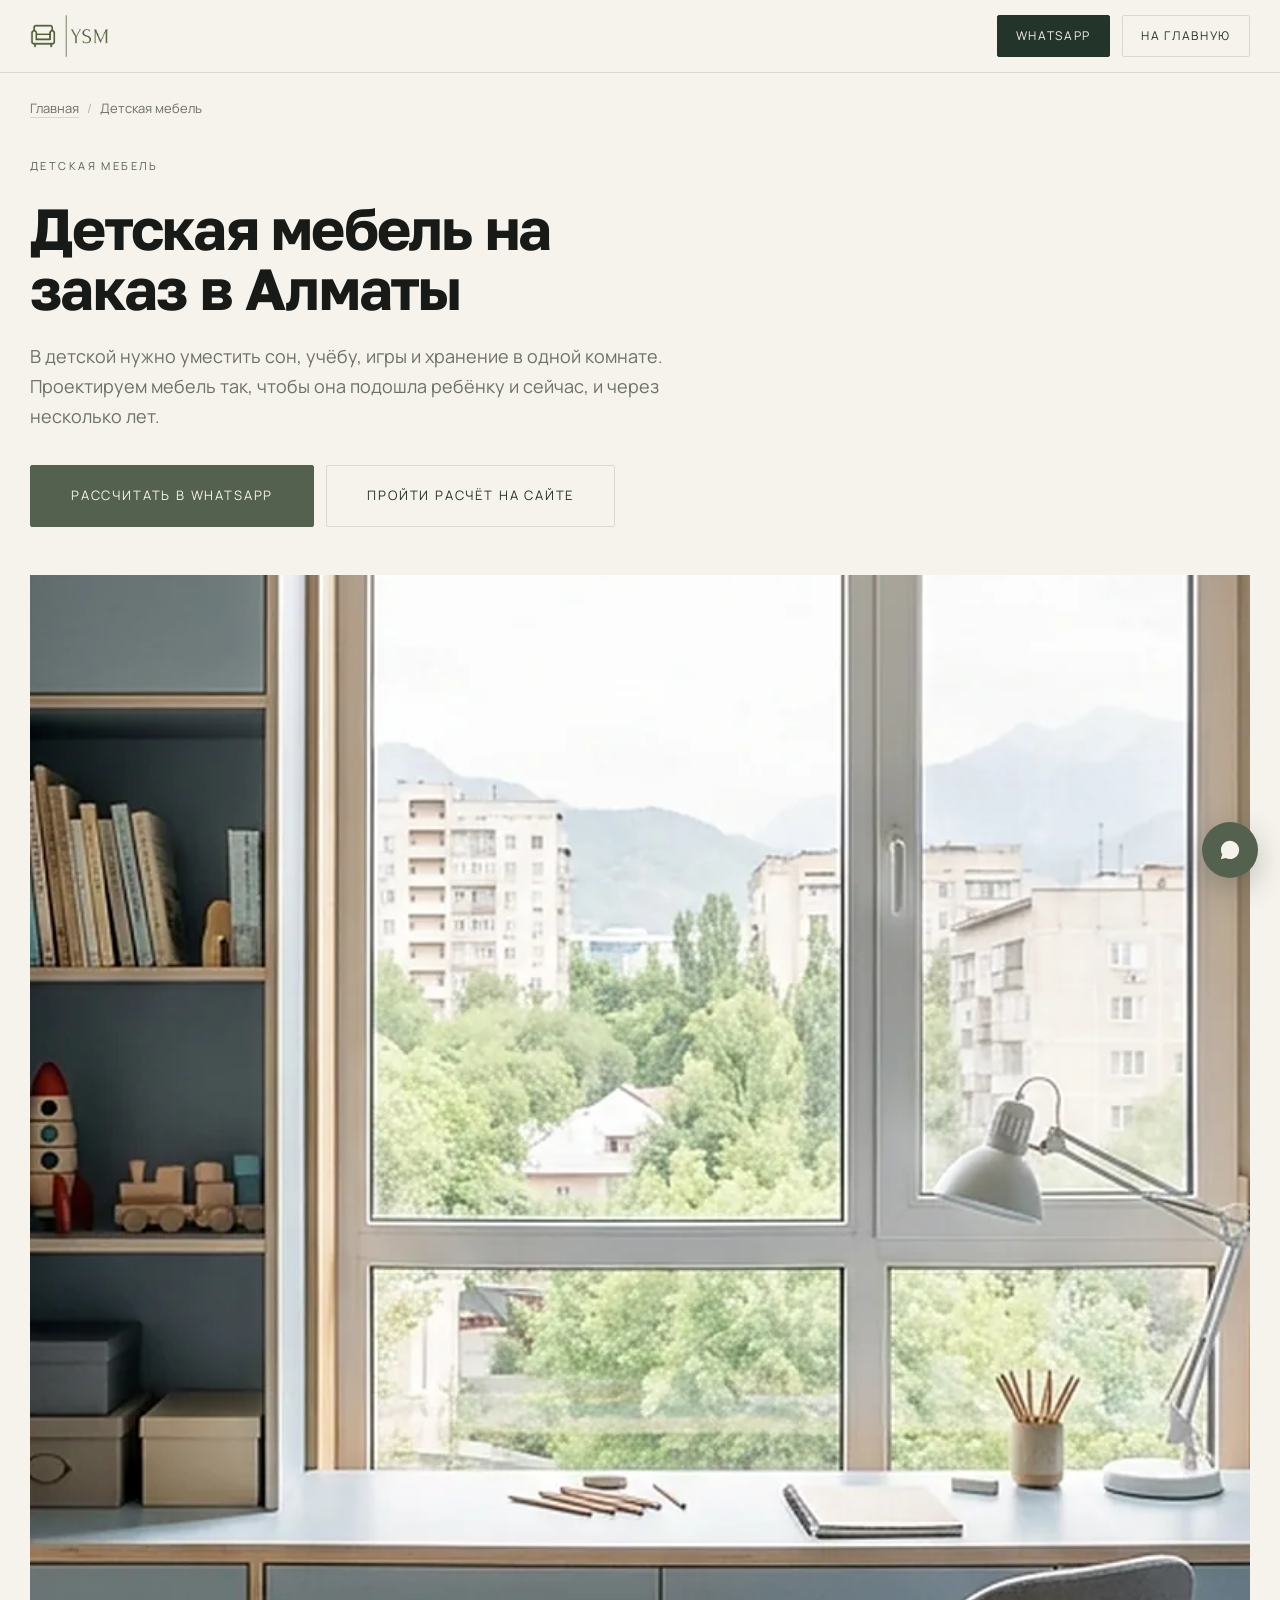
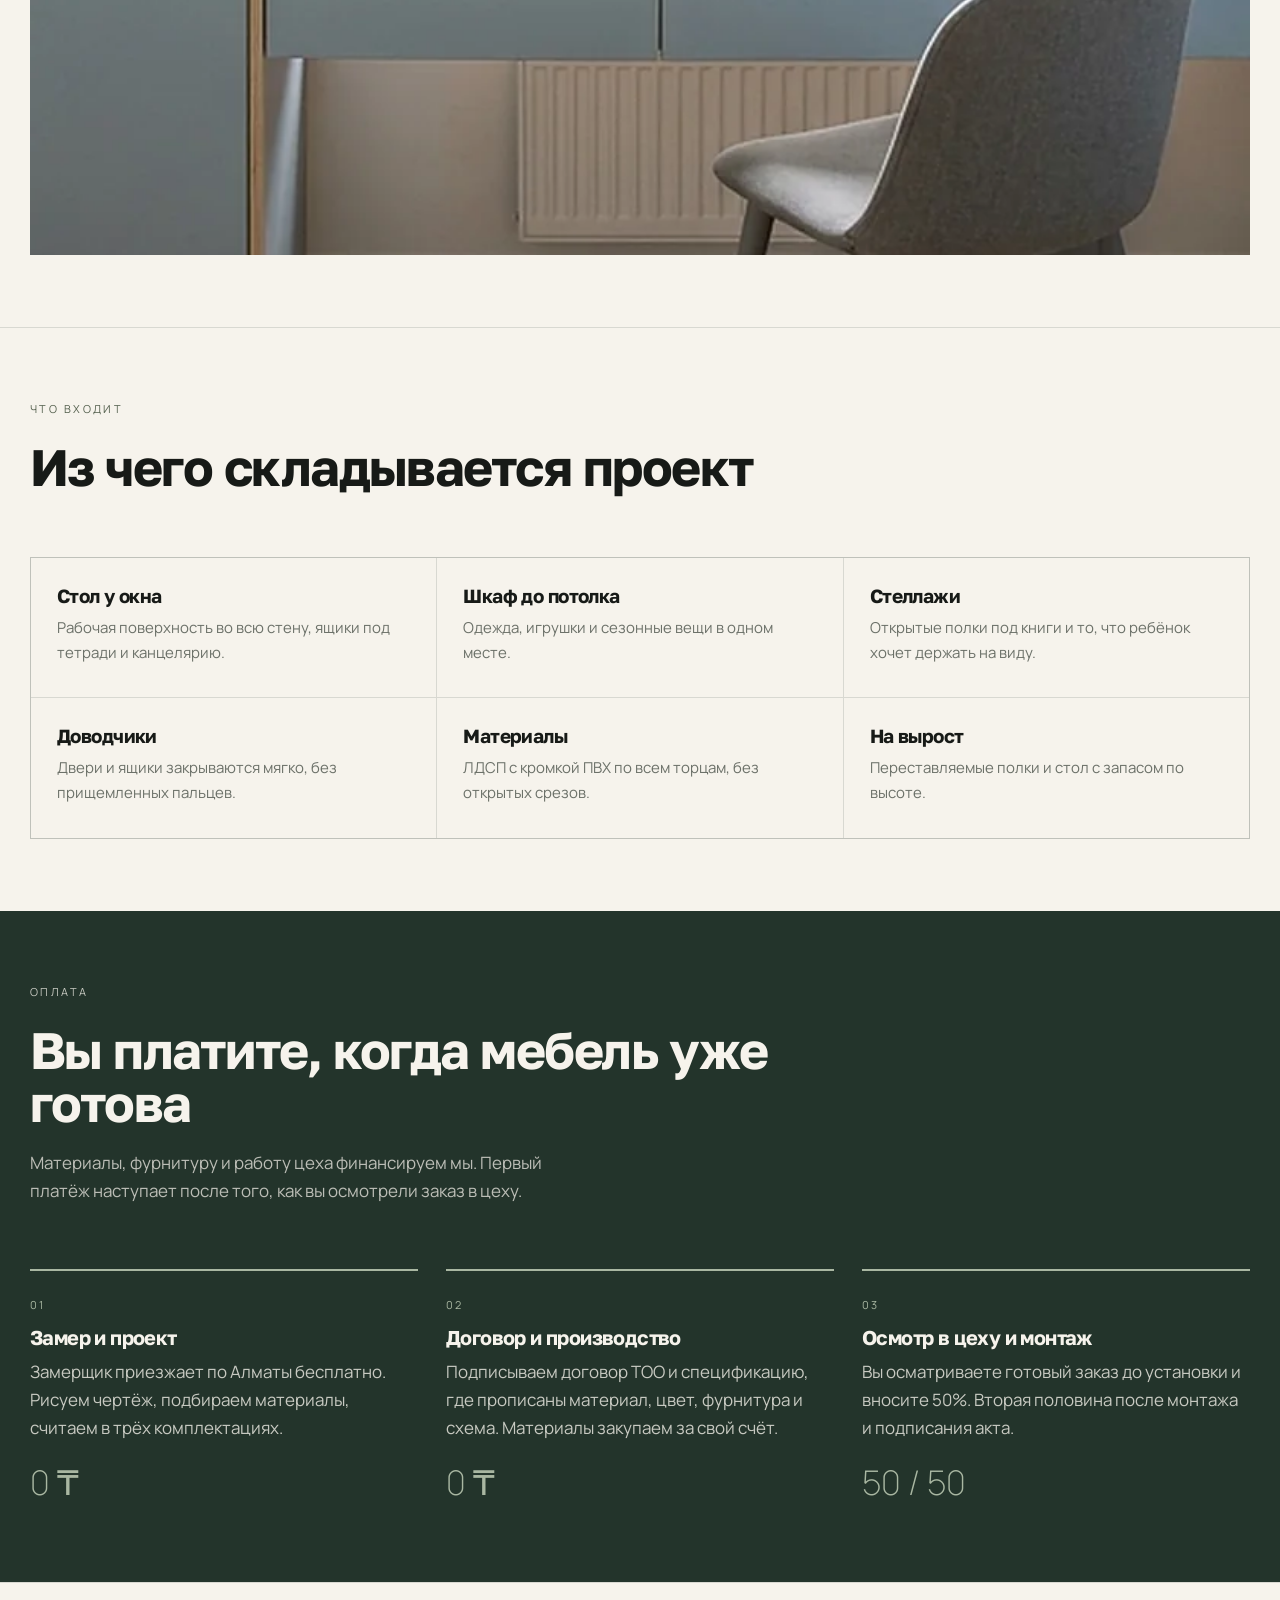
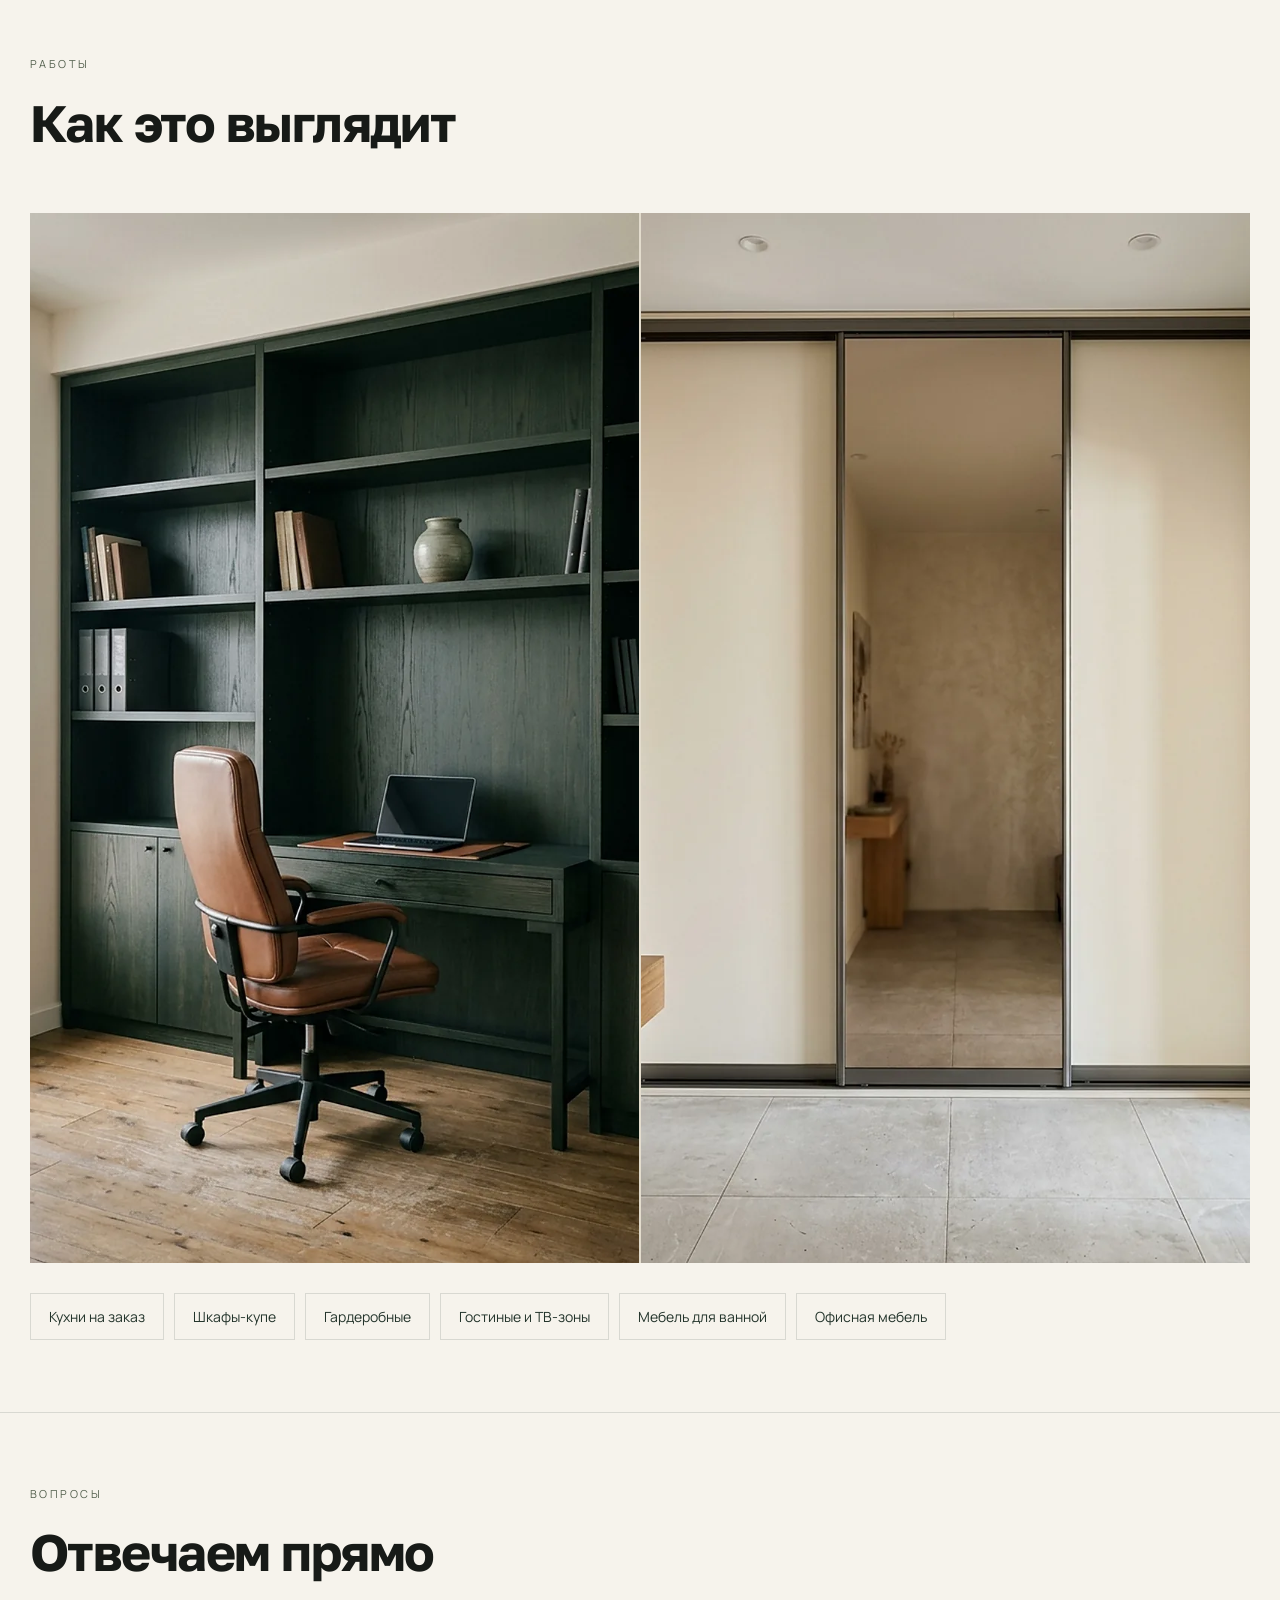
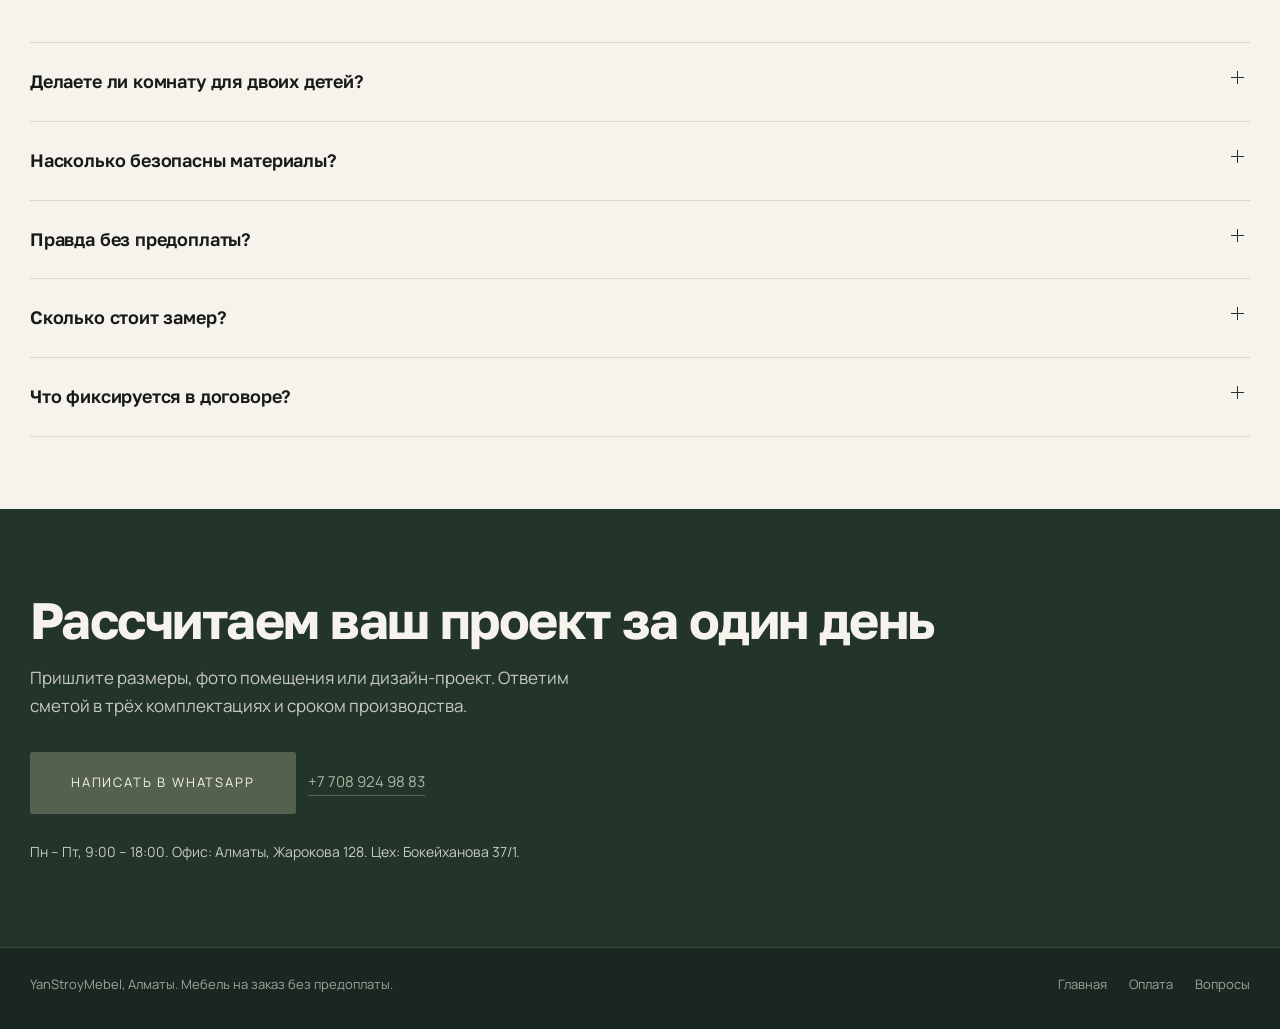
<file: detskaya-mebel/index.html>
<!DOCTYPE html>
<html lang="ru">
<head>
<meta charset="utf-8">
<meta name="viewport" content="width=device-width, initial-scale=1">
<title>Детская мебель на заказ в Алматы: шкаф, стол, стеллажи | YanStroyMebel</title>
<meta name="description" content="Мебель для детской на заказ в Алматы: шкаф до потолка, стол у окна, стеллажи и хранение. Безопасная фурнитура с доводчиками, оплата после осмотра готовой мебели.">
<link rel="canonical" href="https://yan-stroy-mebel.kz/detskaya-mebel/">
<meta name="robots" content="index,follow,max-image-preview:large">
<meta name="geo.region" content="KZ-ALA">
<meta name="geo.placename" content="Алматы">
<meta property="og:site_name" content="YanStroyMebel">
<meta property="og:locale" content="ru_RU">
<meta property="og:type" content="article">
<meta property="og:url" content="https://yan-stroy-mebel.kz/detskaya-mebel/">
<meta property="og:title" content="Детская мебель на заказ в Алматы: шкаф, стол, стеллажи | YanStroyMebel">
<meta property="og:description" content="Мебель для детской на заказ в Алматы: шкаф до потолка, стол у окна, стеллажи и хранение. Безопасная фурнитура с доводчиками, оплата после осмотра готовой мебели.">
<meta property="og:image" content="https://yan-stroy-mebel.kz/assets/og.jpg">
<meta name="twitter:card" content="summary_large_image">
<link rel="preconnect" href="https://fonts.googleapis.com">
<link rel="preconnect" href="https://fonts.gstatic.com" crossorigin>
<link href="https://fonts.googleapis.com/css2?family=Golos+Text:wght@400;500;600;700;800&family=Manrope:wght@200;300;400;500&display=swap" rel="stylesheet">
<link rel="icon" href="/assets/logo-mark.png">
<link rel="stylesheet" href="/styles.css?v=11">
<link rel="stylesheet" href="/pages.css?v=1">
</head>
<body>

<header class="pg-hdr"><div class="wrap pg-hdr__in">
<a class="pg-hdr__mark" href="/" aria-label="YanStroyMebel, на главную"><img src="/assets/logo-mark.png" alt="YanStroyMebel" width="449" height="250"></a>
<div class="pg-hdr__act"><a class="btn btn--sm" href="https://wa.me/77089249883?text=%D0%97%D0%B4%D1%80%D0%B0%D0%B2%D1%81%D1%82%D0%B2%D1%83%D0%B9%D1%82%D0%B5%21%20%D0%A5%D0%BE%D1%87%D1%83%20%D1%80%D0%B0%D1%81%D1%81%D1%87%D0%B8%D1%82%D0%B0%D1%82%D1%8C%20%D0%BC%D0%B5%D0%B1%D0%B5%D0%BB%D1%8C%20%D0%B2%20%D0%B4%D0%B5%D1%82%D1%81%D0%BA%D1%83%D1%8E" target="_blank" rel="noopener">WhatsApp</a><a class="btn btn--sm btn--ghost" href="/">На главную</a></div>
</div></header>
<main>
<nav class="crumbs wrap" aria-label="Хлебные крошки"><a href="/">Главная</a><span>/</span>Детская мебель</nav>
<section class="pg-hero"><div class="wrap">
<p class="eyebrow eyebrow--brass">Детская мебель</p>
<h1>Детская мебель на заказ в Алматы</h1>
<p class="pg-hero__lead">В детской нужно уместить сон, учёбу, игры и хранение в одной комнате. Проектируем мебель так, чтобы она подошла ребёнку и сейчас, и через несколько лет.</p>
<div class="pg-hero__cta"><a class="btn btn--wa btn--lg" href="https://wa.me/77089249883?text=%D0%97%D0%B4%D1%80%D0%B0%D0%B2%D1%81%D1%82%D0%B2%D1%83%D0%B9%D1%82%D0%B5%21%20%D0%A5%D0%BE%D1%87%D1%83%20%D1%80%D0%B0%D1%81%D1%81%D1%87%D0%B8%D1%82%D0%B0%D1%82%D1%8C%20%D0%BC%D0%B5%D0%B1%D0%B5%D0%BB%D1%8C%20%D0%B2%20%D0%B4%D0%B5%D1%82%D1%81%D0%BA%D1%83%D1%8E" target="_blank" rel="noopener">Рассчитать в WhatsApp</a><a class="btn btn--ghost btn--lg" href="/#quiz">Пройти расчёт на сайте</a></div>
<figure class="pg-hero__img"><img src="/assets/work/p10-kids.webp" alt="Детская на заказ, шкаф и рабочий стол вдоль окна" width="2560" height="1280" fetchpriority="high" decoding="async"></figure>
</div></section>
<section class="pg-sec"><div class="wrap">
<div class="sec-head"><p class="eyebrow eyebrow--brass">Что входит</p><h2 class="h2">Из чего складывается проект</h2></div>
<div class="pg-feats">
<article><h3>Стол у окна</h3><p>Рабочая поверхность во всю стену, ящики под тетради и канцелярию.</p></article>
<article><h3>Шкаф до потолка</h3><p>Одежда, игрушки и сезонные вещи в одном месте.</p></article>
<article><h3>Стеллажи</h3><p>Открытые полки под книги и то, что ребёнок хочет держать на виду.</p></article>
<article><h3>Доводчики</h3><p>Двери и ящики закрываются мягко, без прищемленных пальцев.</p></article>
<article><h3>Материалы</h3><p>ЛДСП с кромкой ПВХ по всем торцам, без открытых срезов.</p></article>
<article><h3>На вырост</h3><p>Переставляемые полки и стол с запасом по высоте.</p></article>
</div></div></section>
<section class="pg-sec pg-sec--dark"><div class="wrap">
<div class="sec-head"><p class="eyebrow eyebrow--light">Оплата</p><h2 class="h2 h2--light">Вы платите, когда мебель уже готова</h2><p class="lead" style="color:rgba(246,243,236,.72)">Материалы, фурнитуру и работу цеха финансируем мы. Первый платёж наступает после того, как вы осмотрели заказ в цеху.</p></div>
<div class="pg-steps">
<article><i>01</i><h3>Замер и проект</h3><p>Замерщик приезжает по Алматы бесплатно. Рисуем чертёж, подбираем материалы, считаем в трёх комплектациях.</p><b>0 ₸</b></article>
<article><i>02</i><h3>Договор и производство</h3><p>Подписываем договор ТОО и спецификацию, где прописаны материал, цвет, фурнитура и схема. Материалы закупаем за свой счёт.</p><b>0 ₸</b></article>
<article><i>03</i><h3>Осмотр в цеху и монтаж</h3><p>Вы осматриваете готовый заказ до установки и вносите 50%. Вторая половина после монтажа и подписания акта.</p><b>50 / 50</b></article>
</div></div></section>
<section class="pg-sec"><div class="wrap">
<div class="sec-head"><p class="eyebrow eyebrow--brass">Работы</p><h2 class="h2">Как это выглядит</h2></div>
<div class="pg-gal">
<figure><img src="/assets/work/p05-study.webp" alt="Стеллаж и стол в тонированном ясене" width="1400" height="1050" loading="lazy" decoding="async"></figure>
<figure><img src="/assets/work/p03-sliding-wardrobe.webp" alt="Шкаф с зеркальной дверью" width="1400" height="1050" loading="lazy" decoding="async"></figure>
</div>
<div class="pg-links">
<a href="/kuhni-na-zakaz/">Кухни на заказ</a>
<a href="/shkafy-kupe/">Шкафы-купе</a>
<a href="/garderobnye/">Гардеробные</a>
<a href="/gostinye-tv-zony/">Гостиные и ТВ-зоны</a>
<a href="/mebel-dlya-vannoy/">Мебель для ванной</a>
<a href="/ofisnaya-mebel/">Офисная мебель</a>
</div></div></section>
<section class="pg-sec"><div class="wrap">
<div class="sec-head"><p class="eyebrow eyebrow--brass">Вопросы</p><h2 class="h2">Отвечаем прямо</h2></div>
<div class="acc">
<details><summary>Делаете ли комнату для двоих детей?</summary><div><p>Да: два рабочих места, раздельное хранение и спальные места в одном проекте.</p></div></details>
<details><summary>Насколько безопасны материалы?</summary><div><p>Используем ЛДСП с кромкой по всем торцам и фурнитуру с доводчиками. Состав плиты и все комплектующие указываем в спецификации к договору.</p></div></details>
<details><summary>Правда без предоплаты?</summary><div><p>Вперёд вы не платите ничего. Материалы, фурнитуру и работу цеха финансируем мы. Первый платёж 50% вносится после того, как вы осмотрели готовый заказ в цеху перед установкой, вторые 50% после монтажа и подписания акта выполненных работ.</p></div></details>
<details><summary>Сколько стоит замер?</summary><div><p>По Алматы бесплатно и ни к чему не обязывает. После замера вы получаете чертёж и смету, дальше решаете сами.</p></div></details>
<details><summary>Что фиксируется в договоре?</summary><div><p>Договор ТОО и приложение к нему, спецификация: материал, цвет, фурнитура, схема и размеры каждого модуля. Сдаём заказ строго по спецификации.</p></div></details>
</div></div></section>
<section class="pg-cta"><div class="wrap">
<h2 class="h2">Рассчитаем ваш проект за один день</h2>
<p>Пришлите размеры, фото помещения или дизайн-проект. Ответим сметой в трёх комплектациях и сроком производства.</p>
<div class="pg-cta__row"><a class="btn btn--wa btn--lg" href="https://wa.me/77089249883?text=%D0%97%D0%B4%D1%80%D0%B0%D0%B2%D1%81%D1%82%D0%B2%D1%83%D0%B9%D1%82%D0%B5%21%20%D0%A5%D0%BE%D1%87%D1%83%20%D1%80%D0%B0%D1%81%D1%81%D1%87%D0%B8%D1%82%D0%B0%D1%82%D1%8C%20%D0%BC%D0%B5%D0%B1%D0%B5%D0%BB%D1%8C%20%D0%B2%20%D0%B4%D0%B5%D1%82%D1%81%D0%BA%D1%83%D1%8E" target="_blank" rel="noopener">Написать в WhatsApp</a><a class="plain" href="tel:+77089249883">+7 708 924 98 83</a></div>
<p style="margin-top:26px;font-size:14px">Пн – Пт, 9:00 – 18:00. Офис: Алматы, Жарокова 128. Цех: Бокейханова 37/1.</p>
</div></section>
</main>
<footer class="ftr"><div class="wrap ftr__in"><p>YanStroyMebel, Алматы. Мебель на заказ без предоплаты.</p><nav><a href="/">Главная</a><a href="/#pay">Оплата</a><a href="/#faq">Вопросы</a></nav></div></footer>
<script type="application/ld+json">{"@context": "https://schema.org", "@graph": [{"@type": ["LocalBusiness", "FurnitureStore"], "@id": "https://yan-stroy-mebel.kz/#business", "name": "YanStroyMebel", "alternateName": ["Ян Строй Мебель", "Янстрой Мебель", "Янстрой", "Ян Строй", "Yan Stroy Mebel", "YanStroy", "ЯнСтройМебель", "YSM"], "description": "Производство корпусной мебели на заказ в Алматы: кухни, шкафы-купе, гардеробные, мебель для ванной и офиса. Материалы и работу цеха финансирует компания, первый платёж после осмотра готовой мебели.", "url": "https://yan-stroy-mebel.kz/", "telephone": "+77089249883", "image": "https://yan-stroy-mebel.kz/assets/og.jpg", "logo": "https://yan-stroy-mebel.kz/assets/logo.png", "priceRange": "$$", "currenciesAccepted": "KZT", "areaServed": {"@type": "City", "name": "Алматы"}, "address": {"@type": "PostalAddress", "streetAddress": "улица Жарокова, 128", "addressLocality": "Алматы", "addressRegion": "Алматы", "addressCountry": "KZ"}, "geo": {"@type": "GeoCoordinates", "latitude": 43.236824, "longitude": 76.900146}, "openingHoursSpecification": [{"@type": "OpeningHoursSpecification", "dayOfWeek": ["Monday", "Tuesday", "Wednesday", "Thursday", "Friday"], "opens": "09:00", "closes": "18:00"}], "sameAs": ["https://www.instagram.com/yan.stroy.mebel/"], "department": [{"@type": "LocalBusiness", "name": "YanStroyMebel, цех", "address": {"@type": "PostalAddress", "streetAddress": "улица Бокейханова, 37/1", "addressLocality": "Алматы", "addressCountry": "KZ"}, "telephone": "+77089249883"}]}, {"@type": "Service", "name": "Детская мебель", "serviceType": "Детская мебель на заказ в Алматы", "description": "Мебель для детской на заказ в Алматы: шкаф до потолка, стол у окна, стеллажи и хранение. Безопасная фурнитура с доводчиками, оплата после осмотра готовой мебели.", "url": "https://yan-stroy-mebel.kz/detskaya-mebel/", "provider": {"@id": "https://yan-stroy-mebel.kz/#business"}, "areaServed": {"@type": "City", "name": "Алматы"}}, {"@type": "BreadcrumbList", "itemListElement": [{"@type": "ListItem", "position": 1, "name": "Главная", "item": "https://yan-stroy-mebel.kz/"}, {"@type": "ListItem", "position": 2, "name": "Детская мебель", "item": "https://yan-stroy-mebel.kz/detskaya-mebel/"}]}, {"@type": "FAQPage", "mainEntity": [{"@type": "Question", "name": "Делаете ли комнату для двоих детей?", "acceptedAnswer": {"@type": "Answer", "text": "Да: два рабочих места, раздельное хранение и спальные места в одном проекте."}}, {"@type": "Question", "name": "Насколько безопасны материалы?", "acceptedAnswer": {"@type": "Answer", "text": "Используем ЛДСП с кромкой по всем торцам и фурнитуру с доводчиками. Состав плиты и все комплектующие указываем в спецификации к договору."}}, {"@type": "Question", "name": "Правда без предоплаты?", "acceptedAnswer": {"@type": "Answer", "text": "Вперёд вы не платите ничего. Материалы, фурнитуру и работу цеха финансируем мы. Первый платёж 50% вносится после того, как вы осмотрели готовый заказ в цеху перед установкой, вторые 50% после монтажа и подписания акта выполненных работ."}}, {"@type": "Question", "name": "Сколько стоит замер?", "acceptedAnswer": {"@type": "Answer", "text": "По Алматы бесплатно и ни к чему не обязывает. После замера вы получаете чертёж и смету, дальше решаете сами."}}, {"@type": "Question", "name": "Что фиксируется в договоре?", "acceptedAnswer": {"@type": "Answer", "text": "Договор ТОО и приложение к нему, спецификация: материал, цвет, фурнитура, схема и размеры каждого модуля. Сдаём заказ строго по спецификации."}}]}]}</script>
<a class="fab" href="https://wa.me/77089249883?text=%D0%97%D0%B4%D1%80%D0%B0%D0%B2%D1%81%D1%82%D0%B2%D1%83%D0%B9%D1%82%D0%B5%21%20%D0%A5%D0%BE%D1%87%D1%83%20%D1%80%D0%B0%D1%81%D1%81%D1%87%D0%B8%D1%82%D0%B0%D1%82%D1%8C%20%D0%BC%D0%B5%D0%B1%D0%B5%D0%BB%D1%8C%20%D0%B2%20%D0%B4%D0%B5%D1%82%D1%81%D0%BA%D1%83%D1%8E" target="_blank" rel="noopener" aria-label="Написать в WhatsApp"><svg viewBox="0 0 24 24" width="22" height="22" fill="currentColor" aria-hidden="true"><path d="M12.04 2C6.58 2 2.13 6.45 2.13 11.91c0 1.75.46 3.45 1.32 4.95L2 22l5.25-1.38a9.9 9.9 0 0 0 4.79 1.22h.01c5.46 0 9.91-4.45 9.91-9.91 0-2.65-1.03-5.14-2.9-7.01A9.86 9.86 0 0 0 12.04 2Z"/></svg></a>
</body>
</html>
</file>
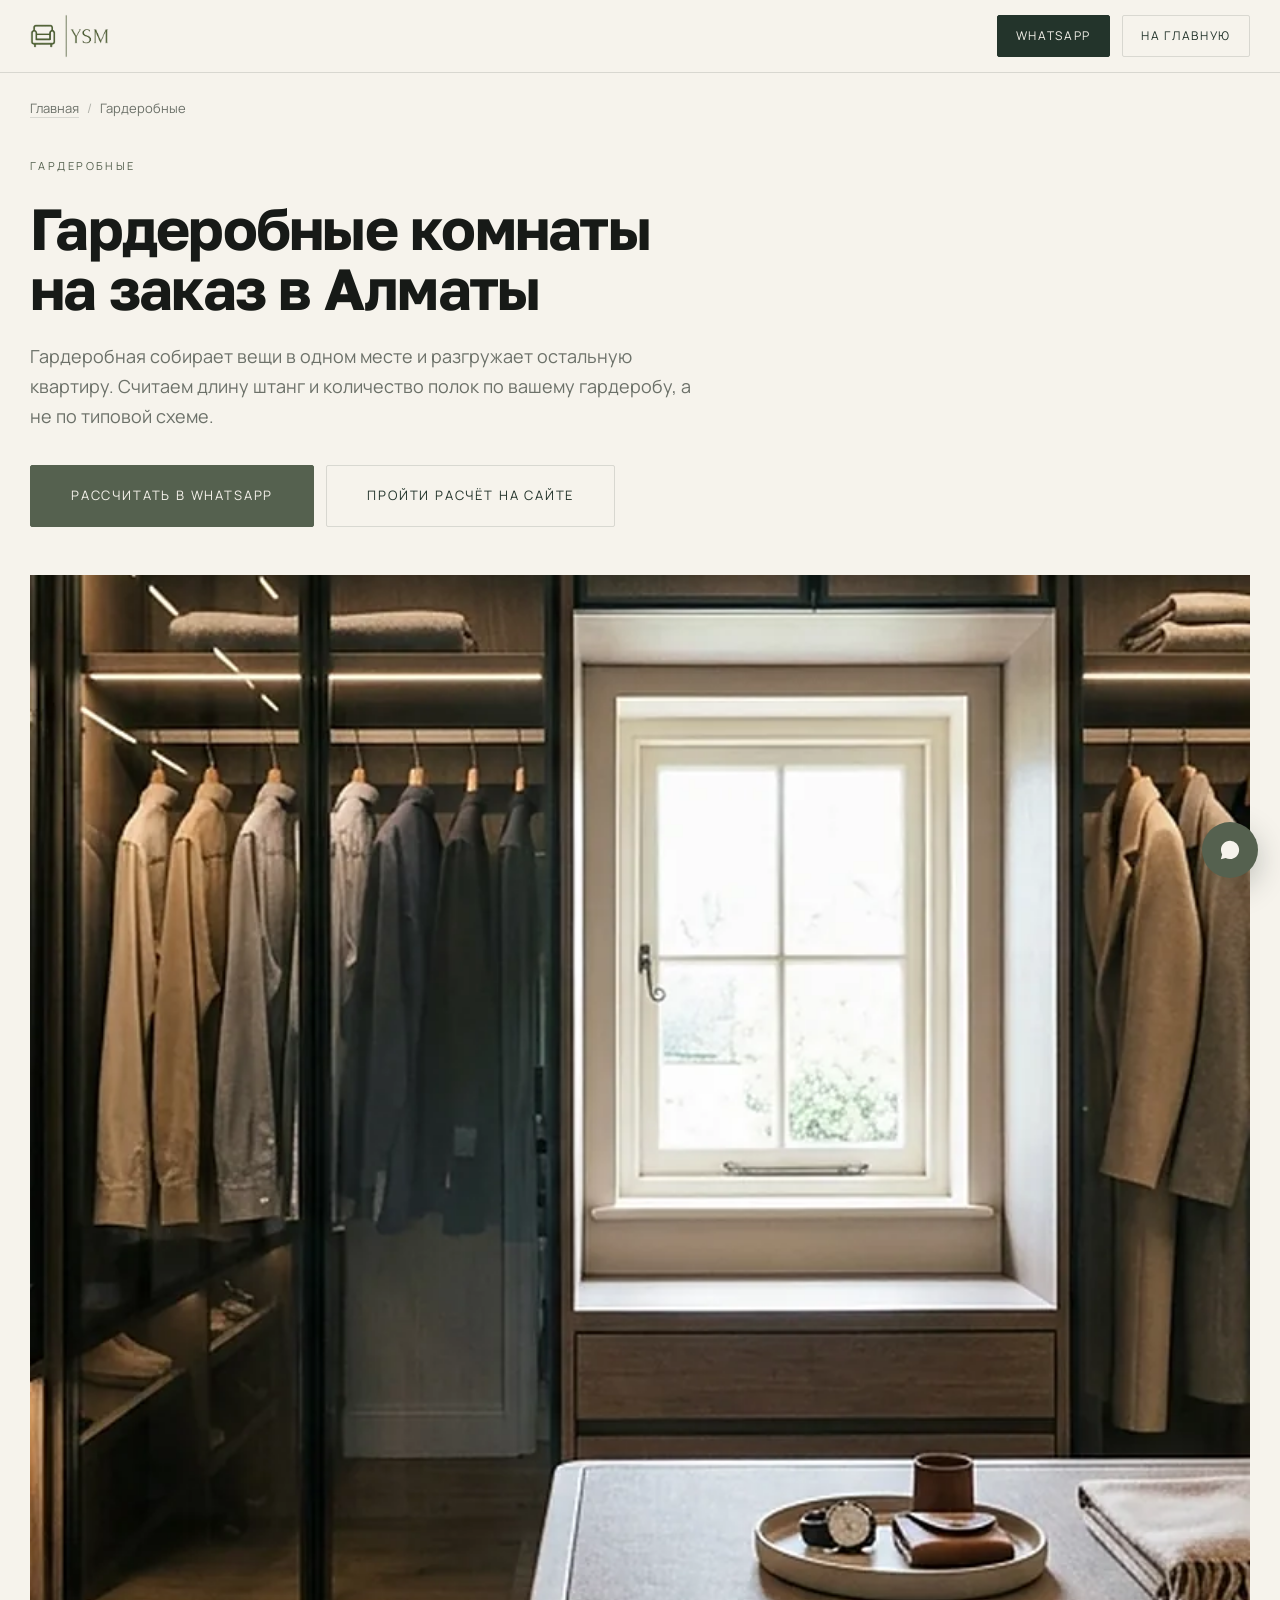
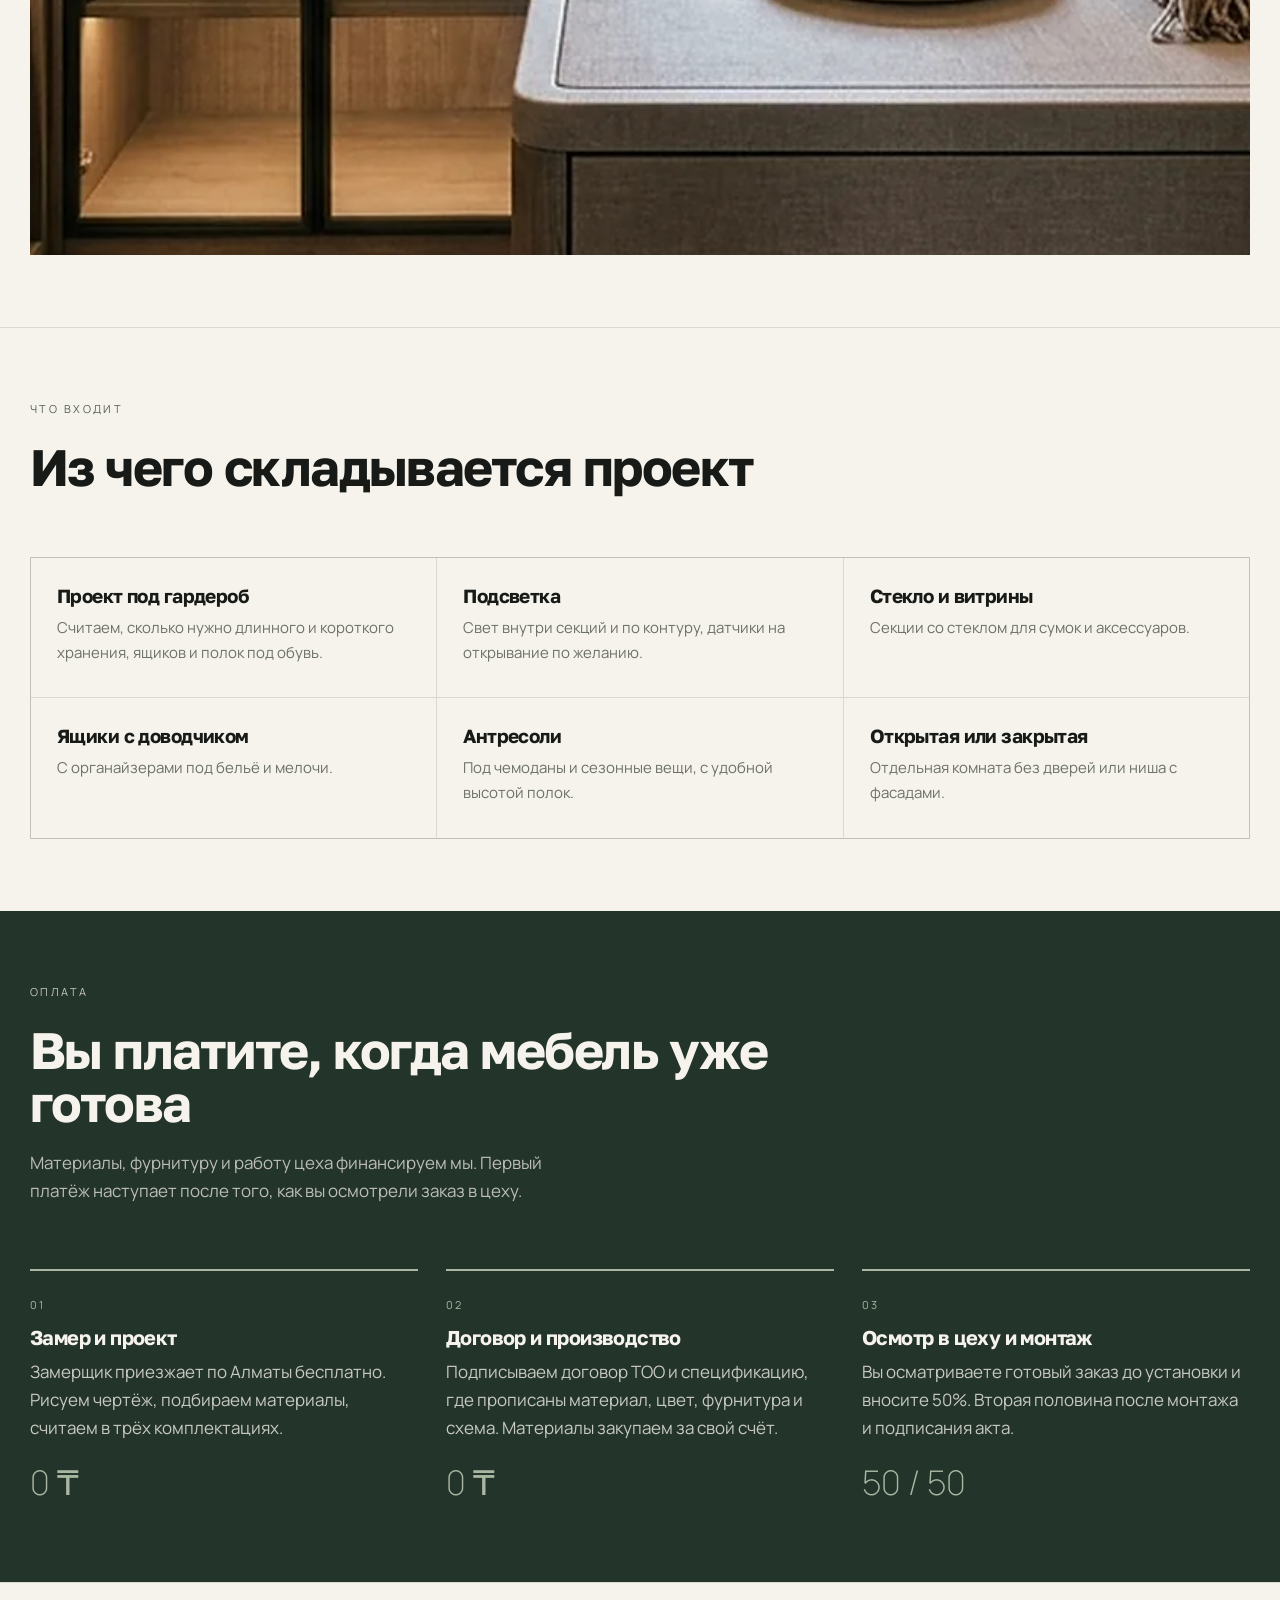
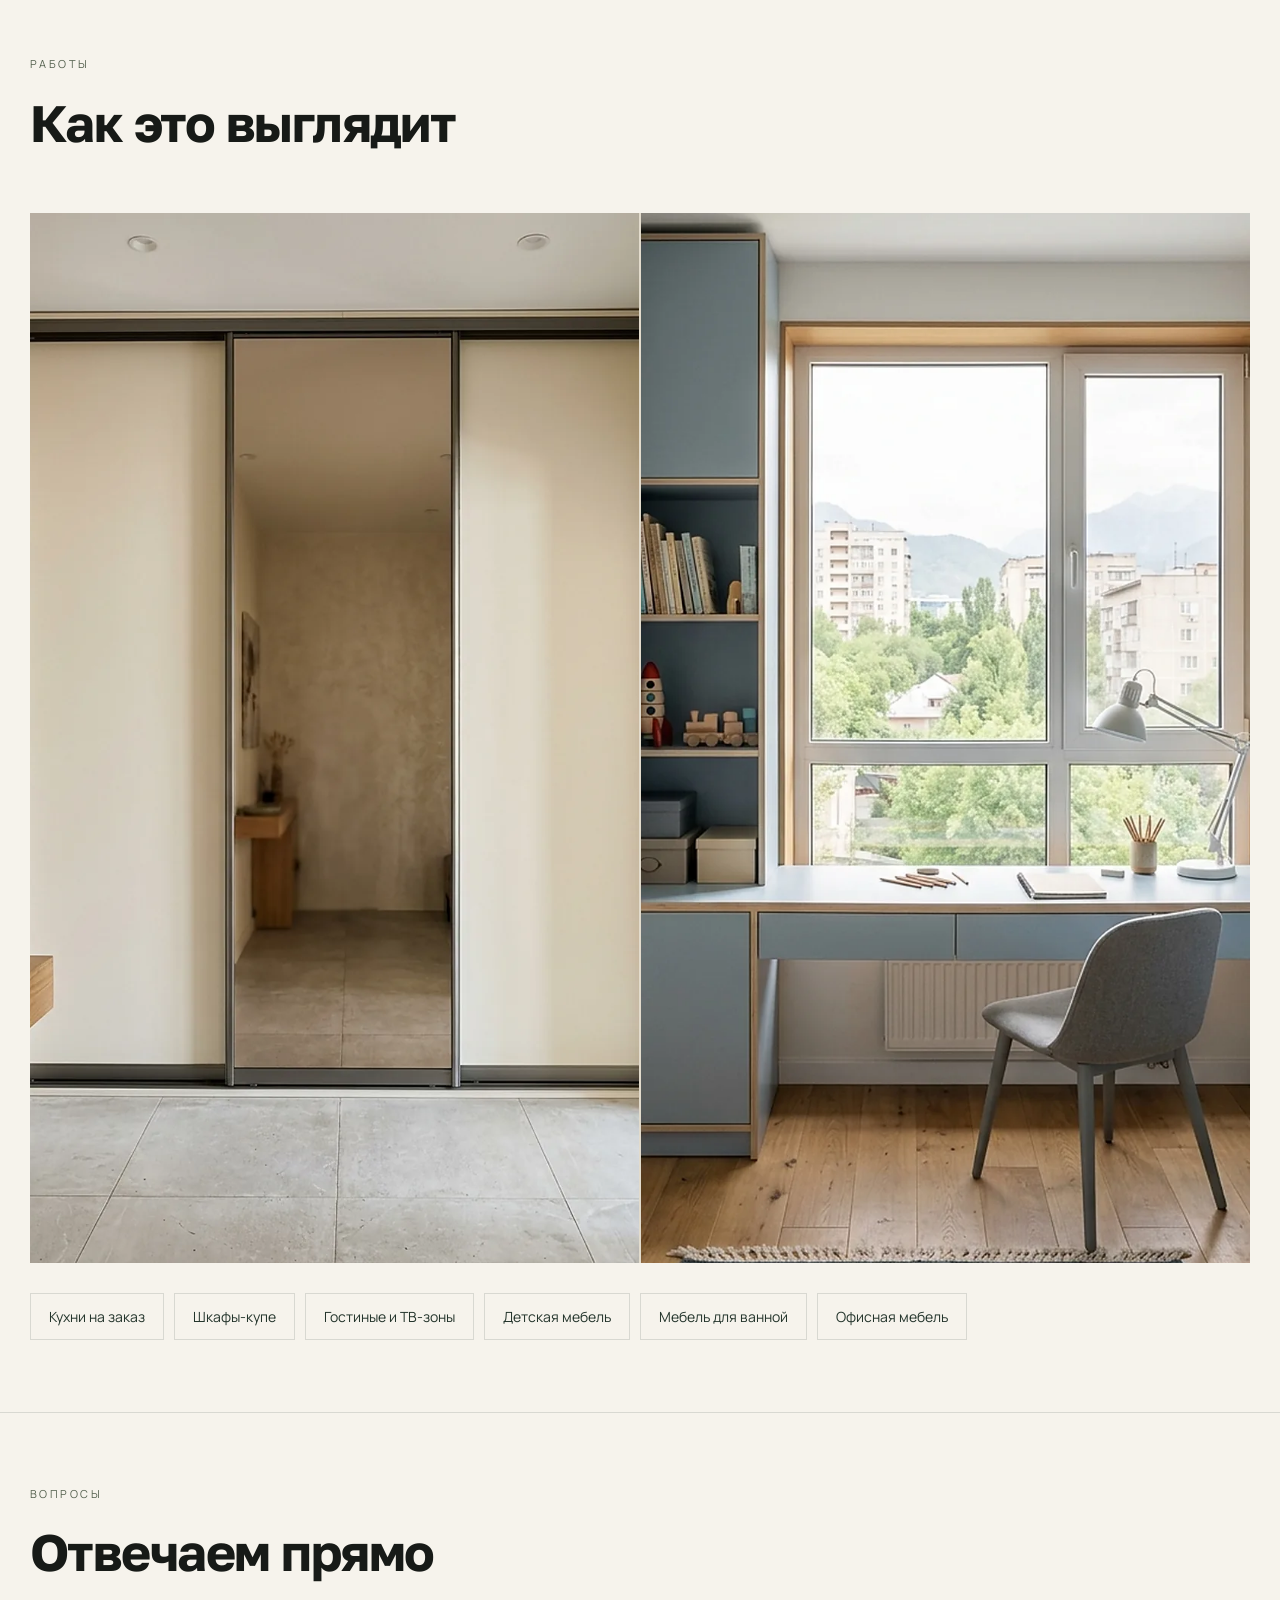
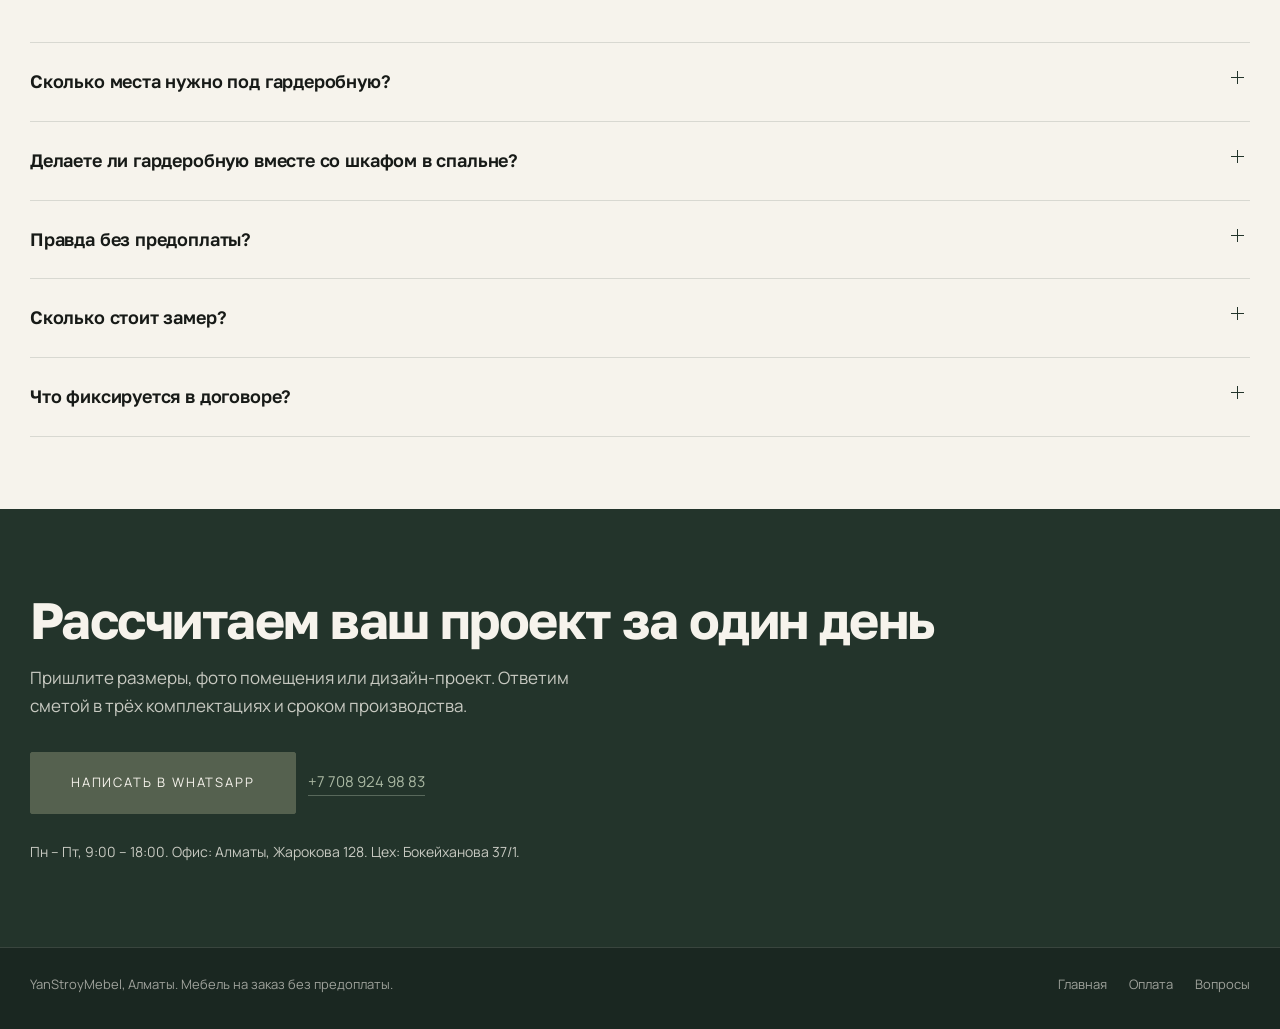
<file: garderobnye/index.html>
<!DOCTYPE html>
<html lang="ru">
<head>
<meta charset="utf-8">
<meta name="viewport" content="width=device-width, initial-scale=1">
<title>Гардеробные на заказ в Алматы: проект и изготовление | YanStroyMebel</title>
<meta name="description" content="Гардеробные комнаты и системы хранения на заказ в Алматы. Проект под ваш гардероб, подсветка полок, фурнитура Blum и Hafele. Первый платёж после осмотра готовой гардеробной.">
<link rel="canonical" href="https://yan-stroy-mebel.kz/garderobnye/">
<meta name="robots" content="index,follow,max-image-preview:large">
<meta name="geo.region" content="KZ-ALA">
<meta name="geo.placename" content="Алматы">
<meta property="og:site_name" content="YanStroyMebel">
<meta property="og:locale" content="ru_RU">
<meta property="og:type" content="article">
<meta property="og:url" content="https://yan-stroy-mebel.kz/garderobnye/">
<meta property="og:title" content="Гардеробные на заказ в Алматы: проект и изготовление | YanStroyMebel">
<meta property="og:description" content="Гардеробные комнаты и системы хранения на заказ в Алматы. Проект под ваш гардероб, подсветка полок, фурнитура Blum и Hafele. Первый платёж после осмотра готовой гардеробной.">
<meta property="og:image" content="https://yan-stroy-mebel.kz/assets/og.jpg">
<meta name="twitter:card" content="summary_large_image">
<link rel="preconnect" href="https://fonts.googleapis.com">
<link rel="preconnect" href="https://fonts.gstatic.com" crossorigin>
<link href="https://fonts.googleapis.com/css2?family=Golos+Text:wght@400;500;600;700;800&family=Manrope:wght@200;300;400;500&display=swap" rel="stylesheet">
<link rel="icon" href="/assets/logo-mark.png">
<link rel="stylesheet" href="/styles.css?v=11">
<link rel="stylesheet" href="/pages.css?v=1">
</head>
<body>

<header class="pg-hdr"><div class="wrap pg-hdr__in">
<a class="pg-hdr__mark" href="/" aria-label="YanStroyMebel, на главную"><img src="/assets/logo-mark.png" alt="YanStroyMebel" width="449" height="250"></a>
<div class="pg-hdr__act"><a class="btn btn--sm" href="https://wa.me/77089249883?text=%D0%97%D0%B4%D1%80%D0%B0%D0%B2%D1%81%D1%82%D0%B2%D1%83%D0%B9%D1%82%D0%B5%21%20%D0%A5%D0%BE%D1%87%D1%83%20%D1%80%D0%B0%D1%81%D1%81%D1%87%D0%B8%D1%82%D0%B0%D1%82%D1%8C%20%D0%B3%D0%B0%D1%80%D0%B4%D0%B5%D1%80%D0%BE%D0%B1%D0%BD%D1%83%D1%8E" target="_blank" rel="noopener">WhatsApp</a><a class="btn btn--sm btn--ghost" href="/">На главную</a></div>
</div></header>
<main>
<nav class="crumbs wrap" aria-label="Хлебные крошки"><a href="/">Главная</a><span>/</span>Гардеробные</nav>
<section class="pg-hero"><div class="wrap">
<p class="eyebrow eyebrow--brass">Гардеробные</p>
<h1>Гардеробные комнаты на заказ в Алматы</h1>
<p class="pg-hero__lead">Гардеробная собирает вещи в одном месте и разгружает остальную квартиру. Считаем длину штанг и количество полок по вашему гардеробу, а не по типовой схеме.</p>
<div class="pg-hero__cta"><a class="btn btn--wa btn--lg" href="https://wa.me/77089249883?text=%D0%97%D0%B4%D1%80%D0%B0%D0%B2%D1%81%D1%82%D0%B2%D1%83%D0%B9%D1%82%D0%B5%21%20%D0%A5%D0%BE%D1%87%D1%83%20%D1%80%D0%B0%D1%81%D1%81%D1%87%D0%B8%D1%82%D0%B0%D1%82%D1%8C%20%D0%B3%D0%B0%D1%80%D0%B4%D0%B5%D1%80%D0%BE%D0%B1%D0%BD%D1%83%D1%8E" target="_blank" rel="noopener">Рассчитать в WhatsApp</a><a class="btn btn--ghost btn--lg" href="/#quiz">Пройти расчёт на сайте</a></div>
<figure class="pg-hero__img"><img src="/assets/work/p02-walk-in.webp" alt="Гардеробная на заказ, копчёный дуб, стекло и подсветка полок" width="2560" height="1280" fetchpriority="high" decoding="async"></figure>
</div></section>
<section class="pg-sec"><div class="wrap">
<div class="sec-head"><p class="eyebrow eyebrow--brass">Что входит</p><h2 class="h2">Из чего складывается проект</h2></div>
<div class="pg-feats">
<article><h3>Проект под гардероб</h3><p>Считаем, сколько нужно длинного и короткого хранения, ящиков и полок под обувь.</p></article>
<article><h3>Подсветка</h3><p>Свет внутри секций и по контуру, датчики на открывание по желанию.</p></article>
<article><h3>Стекло и витрины</h3><p>Секции со стеклом для сумок и аксессуаров.</p></article>
<article><h3>Ящики с доводчиком</h3><p>С органайзерами под бельё и мелочи.</p></article>
<article><h3>Антресоли</h3><p>Под чемоданы и сезонные вещи, с удобной высотой полок.</p></article>
<article><h3>Открытая или закрытая</h3><p>Отдельная комната без дверей или ниша с фасадами.</p></article>
</div></div></section>
<section class="pg-sec pg-sec--dark"><div class="wrap">
<div class="sec-head"><p class="eyebrow eyebrow--light">Оплата</p><h2 class="h2 h2--light">Вы платите, когда мебель уже готова</h2><p class="lead" style="color:rgba(246,243,236,.72)">Материалы, фурнитуру и работу цеха финансируем мы. Первый платёж наступает после того, как вы осмотрели заказ в цеху.</p></div>
<div class="pg-steps">
<article><i>01</i><h3>Замер и проект</h3><p>Замерщик приезжает по Алматы бесплатно. Рисуем чертёж, подбираем материалы, считаем в трёх комплектациях.</p><b>0 ₸</b></article>
<article><i>02</i><h3>Договор и производство</h3><p>Подписываем договор ТОО и спецификацию, где прописаны материал, цвет, фурнитура и схема. Материалы закупаем за свой счёт.</p><b>0 ₸</b></article>
<article><i>03</i><h3>Осмотр в цеху и монтаж</h3><p>Вы осматриваете готовый заказ до установки и вносите 50%. Вторая половина после монтажа и подписания акта.</p><b>50 / 50</b></article>
</div></div></section>
<section class="pg-sec"><div class="wrap">
<div class="sec-head"><p class="eyebrow eyebrow--brass">Работы</p><h2 class="h2">Как это выглядит</h2></div>
<div class="pg-gal">
<figure><img src="/assets/work/p03-sliding-wardrobe.webp" alt="Шкаф с зеркальными дверями в прихожей" width="1400" height="1050" loading="lazy" decoding="async"></figure>
<figure><img src="/assets/work/p10-kids.webp" alt="Система хранения и рабочее место вдоль окна" width="1400" height="1050" loading="lazy" decoding="async"></figure>
</div>
<div class="pg-links">
<a href="/kuhni-na-zakaz/">Кухни на заказ</a>
<a href="/shkafy-kupe/">Шкафы-купе</a>
<a href="/gostinye-tv-zony/">Гостиные и ТВ-зоны</a>
<a href="/detskaya-mebel/">Детская мебель</a>
<a href="/mebel-dlya-vannoy/">Мебель для ванной</a>
<a href="/ofisnaya-mebel/">Офисная мебель</a>
</div></div></section>
<section class="pg-sec"><div class="wrap">
<div class="sec-head"><p class="eyebrow eyebrow--brass">Вопросы</p><h2 class="h2">Отвечаем прямо</h2></div>
<div class="acc">
<details><summary>Сколько места нужно под гардеробную?</summary><div><p>Рабочая гардеробная получается даже из ниши шириной от полутора метров. Конкретный вариант подбираем на замере по вашей планировке.</p></div></details>
<details><summary>Делаете ли гардеробную вместе со шкафом в спальне?</summary><div><p>Да, можем закрыть всю квартиру одним договором и одной спецификацией.</p></div></details>
<details><summary>Правда без предоплаты?</summary><div><p>Вперёд вы не платите ничего. Материалы, фурнитуру и работу цеха финансируем мы. Первый платёж 50% вносится после того, как вы осмотрели готовый заказ в цеху перед установкой, вторые 50% после монтажа и подписания акта выполненных работ.</p></div></details>
<details><summary>Сколько стоит замер?</summary><div><p>По Алматы бесплатно и ни к чему не обязывает. После замера вы получаете чертёж и смету, дальше решаете сами.</p></div></details>
<details><summary>Что фиксируется в договоре?</summary><div><p>Договор ТОО и приложение к нему, спецификация: материал, цвет, фурнитура, схема и размеры каждого модуля. Сдаём заказ строго по спецификации.</p></div></details>
</div></div></section>
<section class="pg-cta"><div class="wrap">
<h2 class="h2">Рассчитаем ваш проект за один день</h2>
<p>Пришлите размеры, фото помещения или дизайн-проект. Ответим сметой в трёх комплектациях и сроком производства.</p>
<div class="pg-cta__row"><a class="btn btn--wa btn--lg" href="https://wa.me/77089249883?text=%D0%97%D0%B4%D1%80%D0%B0%D0%B2%D1%81%D1%82%D0%B2%D1%83%D0%B9%D1%82%D0%B5%21%20%D0%A5%D0%BE%D1%87%D1%83%20%D1%80%D0%B0%D1%81%D1%81%D1%87%D0%B8%D1%82%D0%B0%D1%82%D1%8C%20%D0%B3%D0%B0%D1%80%D0%B4%D0%B5%D1%80%D0%BE%D0%B1%D0%BD%D1%83%D1%8E" target="_blank" rel="noopener">Написать в WhatsApp</a><a class="plain" href="tel:+77089249883">+7 708 924 98 83</a></div>
<p style="margin-top:26px;font-size:14px">Пн – Пт, 9:00 – 18:00. Офис: Алматы, Жарокова 128. Цех: Бокейханова 37/1.</p>
</div></section>
</main>
<footer class="ftr"><div class="wrap ftr__in"><p>YanStroyMebel, Алматы. Мебель на заказ без предоплаты.</p><nav><a href="/">Главная</a><a href="/#pay">Оплата</a><a href="/#faq">Вопросы</a></nav></div></footer>
<script type="application/ld+json">{"@context": "https://schema.org", "@graph": [{"@type": ["LocalBusiness", "FurnitureStore"], "@id": "https://yan-stroy-mebel.kz/#business", "name": "YanStroyMebel", "alternateName": ["Ян Строй Мебель", "Янстрой Мебель", "Янстрой", "Ян Строй", "Yan Stroy Mebel", "YanStroy", "ЯнСтройМебель", "YSM"], "description": "Производство корпусной мебели на заказ в Алматы: кухни, шкафы-купе, гардеробные, мебель для ванной и офиса. Материалы и работу цеха финансирует компания, первый платёж после осмотра готовой мебели.", "url": "https://yan-stroy-mebel.kz/", "telephone": "+77089249883", "image": "https://yan-stroy-mebel.kz/assets/og.jpg", "logo": "https://yan-stroy-mebel.kz/assets/logo.png", "priceRange": "$$", "currenciesAccepted": "KZT", "areaServed": {"@type": "City", "name": "Алматы"}, "address": {"@type": "PostalAddress", "streetAddress": "улица Жарокова, 128", "addressLocality": "Алматы", "addressRegion": "Алматы", "addressCountry": "KZ"}, "geo": {"@type": "GeoCoordinates", "latitude": 43.236824, "longitude": 76.900146}, "openingHoursSpecification": [{"@type": "OpeningHoursSpecification", "dayOfWeek": ["Monday", "Tuesday", "Wednesday", "Thursday", "Friday"], "opens": "09:00", "closes": "18:00"}], "sameAs": ["https://www.instagram.com/yan.stroy.mebel/"], "department": [{"@type": "LocalBusiness", "name": "YanStroyMebel, цех", "address": {"@type": "PostalAddress", "streetAddress": "улица Бокейханова, 37/1", "addressLocality": "Алматы", "addressCountry": "KZ"}, "telephone": "+77089249883"}]}, {"@type": "Service", "name": "Гардеробные", "serviceType": "Гардеробные комнаты на заказ в Алматы", "description": "Гардеробные комнаты и системы хранения на заказ в Алматы. Проект под ваш гардероб, подсветка полок, фурнитура Blum и Hafele. Первый платёж после осмотра готовой гардеробной.", "url": "https://yan-stroy-mebel.kz/garderobnye/", "provider": {"@id": "https://yan-stroy-mebel.kz/#business"}, "areaServed": {"@type": "City", "name": "Алматы"}}, {"@type": "BreadcrumbList", "itemListElement": [{"@type": "ListItem", "position": 1, "name": "Главная", "item": "https://yan-stroy-mebel.kz/"}, {"@type": "ListItem", "position": 2, "name": "Гардеробные", "item": "https://yan-stroy-mebel.kz/garderobnye/"}]}, {"@type": "FAQPage", "mainEntity": [{"@type": "Question", "name": "Сколько места нужно под гардеробную?", "acceptedAnswer": {"@type": "Answer", "text": "Рабочая гардеробная получается даже из ниши шириной от полутора метров. Конкретный вариант подбираем на замере по вашей планировке."}}, {"@type": "Question", "name": "Делаете ли гардеробную вместе со шкафом в спальне?", "acceptedAnswer": {"@type": "Answer", "text": "Да, можем закрыть всю квартиру одним договором и одной спецификацией."}}, {"@type": "Question", "name": "Правда без предоплаты?", "acceptedAnswer": {"@type": "Answer", "text": "Вперёд вы не платите ничего. Материалы, фурнитуру и работу цеха финансируем мы. Первый платёж 50% вносится после того, как вы осмотрели готовый заказ в цеху перед установкой, вторые 50% после монтажа и подписания акта выполненных работ."}}, {"@type": "Question", "name": "Сколько стоит замер?", "acceptedAnswer": {"@type": "Answer", "text": "По Алматы бесплатно и ни к чему не обязывает. После замера вы получаете чертёж и смету, дальше решаете сами."}}, {"@type": "Question", "name": "Что фиксируется в договоре?", "acceptedAnswer": {"@type": "Answer", "text": "Договор ТОО и приложение к нему, спецификация: материал, цвет, фурнитура, схема и размеры каждого модуля. Сдаём заказ строго по спецификации."}}]}]}</script>
<a class="fab" href="https://wa.me/77089249883?text=%D0%97%D0%B4%D1%80%D0%B0%D0%B2%D1%81%D1%82%D0%B2%D1%83%D0%B9%D1%82%D0%B5%21%20%D0%A5%D0%BE%D1%87%D1%83%20%D1%80%D0%B0%D1%81%D1%81%D1%87%D0%B8%D1%82%D0%B0%D1%82%D1%8C%20%D0%B3%D0%B0%D1%80%D0%B4%D0%B5%D1%80%D0%BE%D0%B1%D0%BD%D1%83%D1%8E" target="_blank" rel="noopener" aria-label="Написать в WhatsApp"><svg viewBox="0 0 24 24" width="22" height="22" fill="currentColor" aria-hidden="true"><path d="M12.04 2C6.58 2 2.13 6.45 2.13 11.91c0 1.75.46 3.45 1.32 4.95L2 22l5.25-1.38a9.9 9.9 0 0 0 4.79 1.22h.01c5.46 0 9.91-4.45 9.91-9.91 0-2.65-1.03-5.14-2.9-7.01A9.86 9.86 0 0 0 12.04 2Z"/></svg></a>
</body>
</html>
</file>
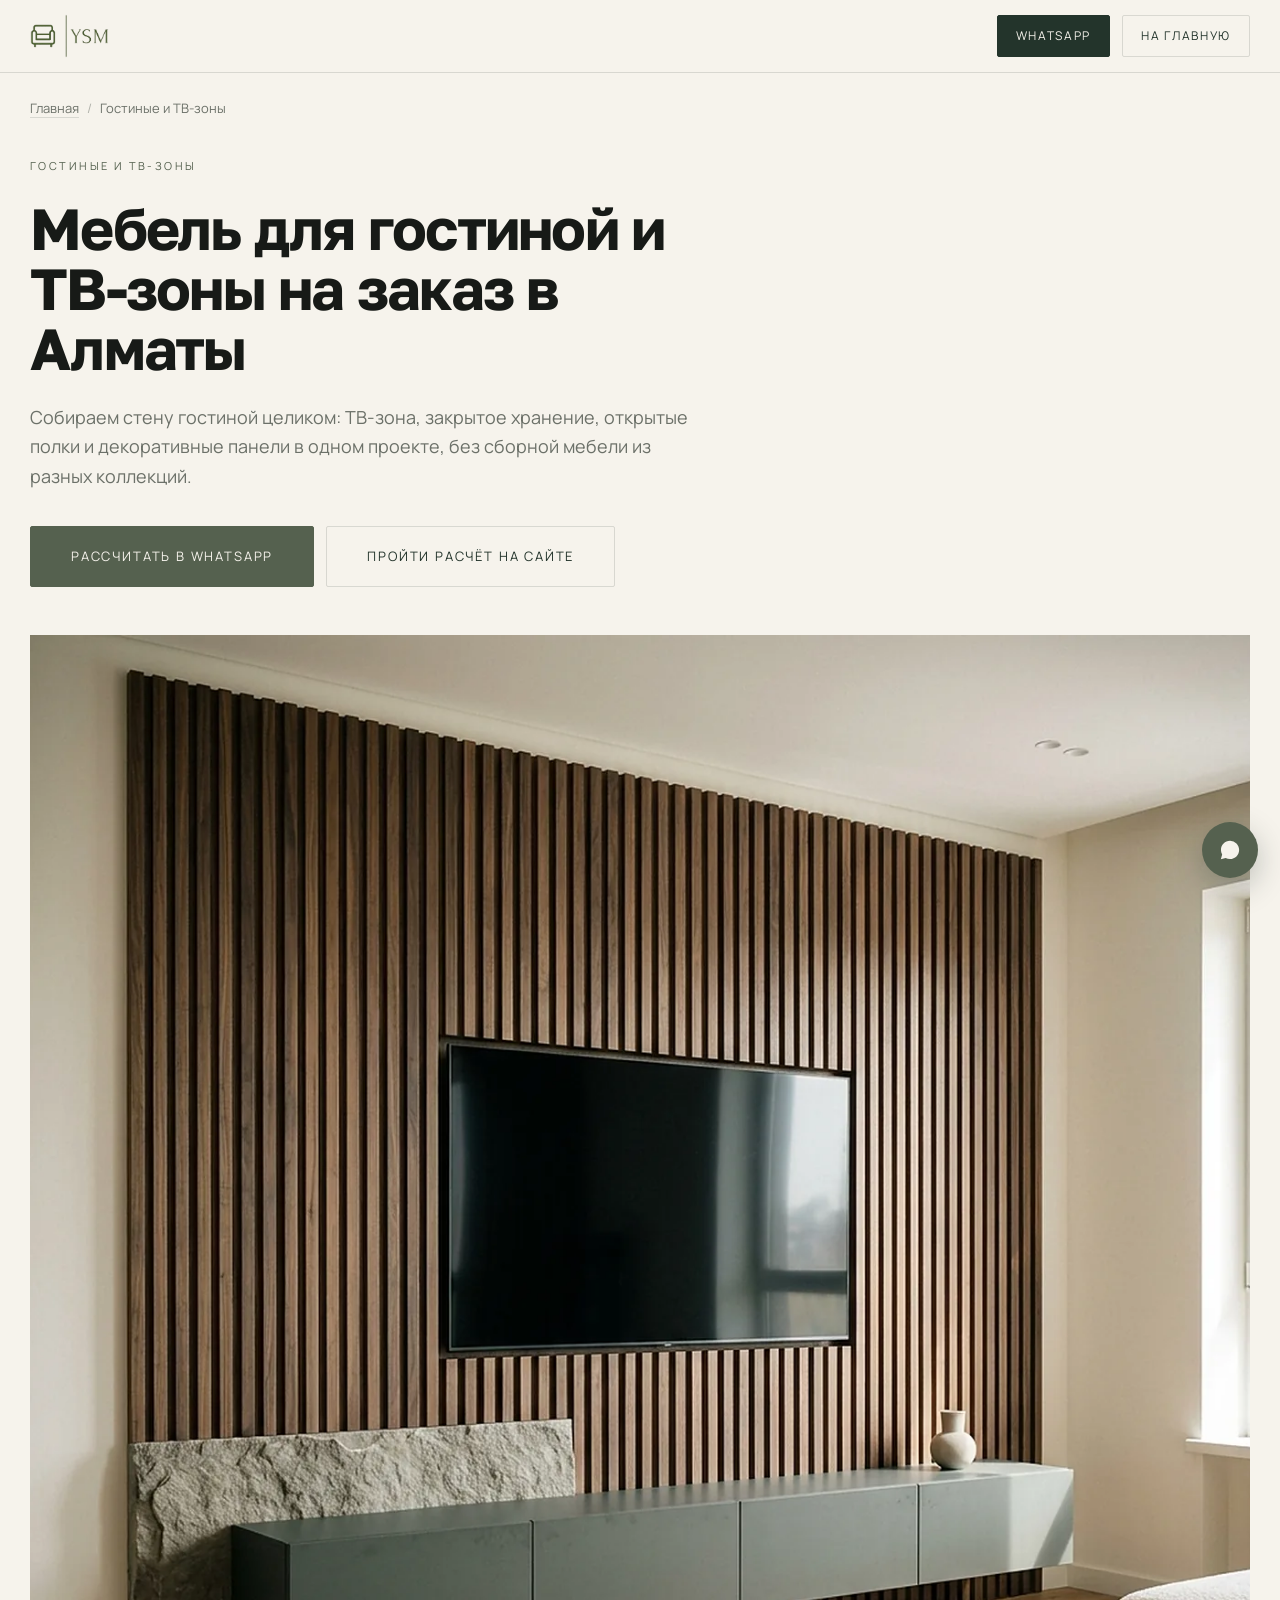
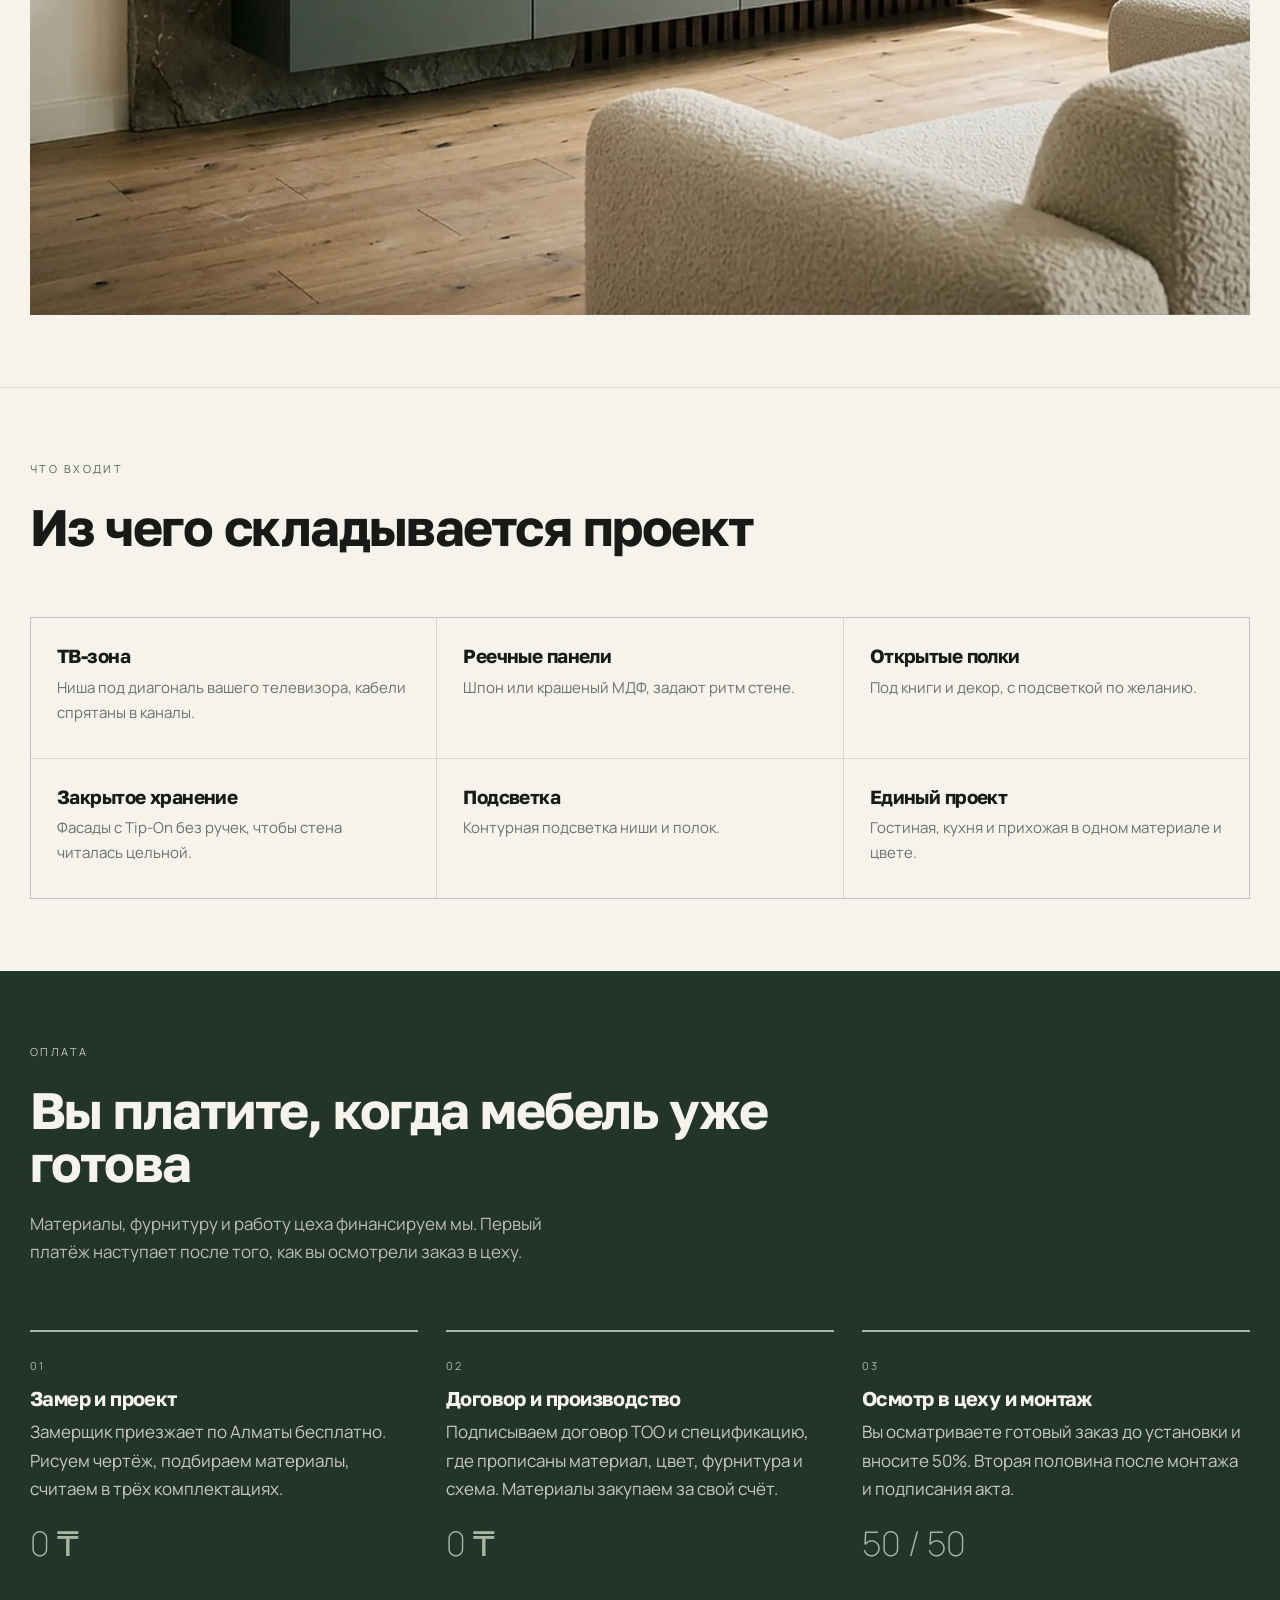
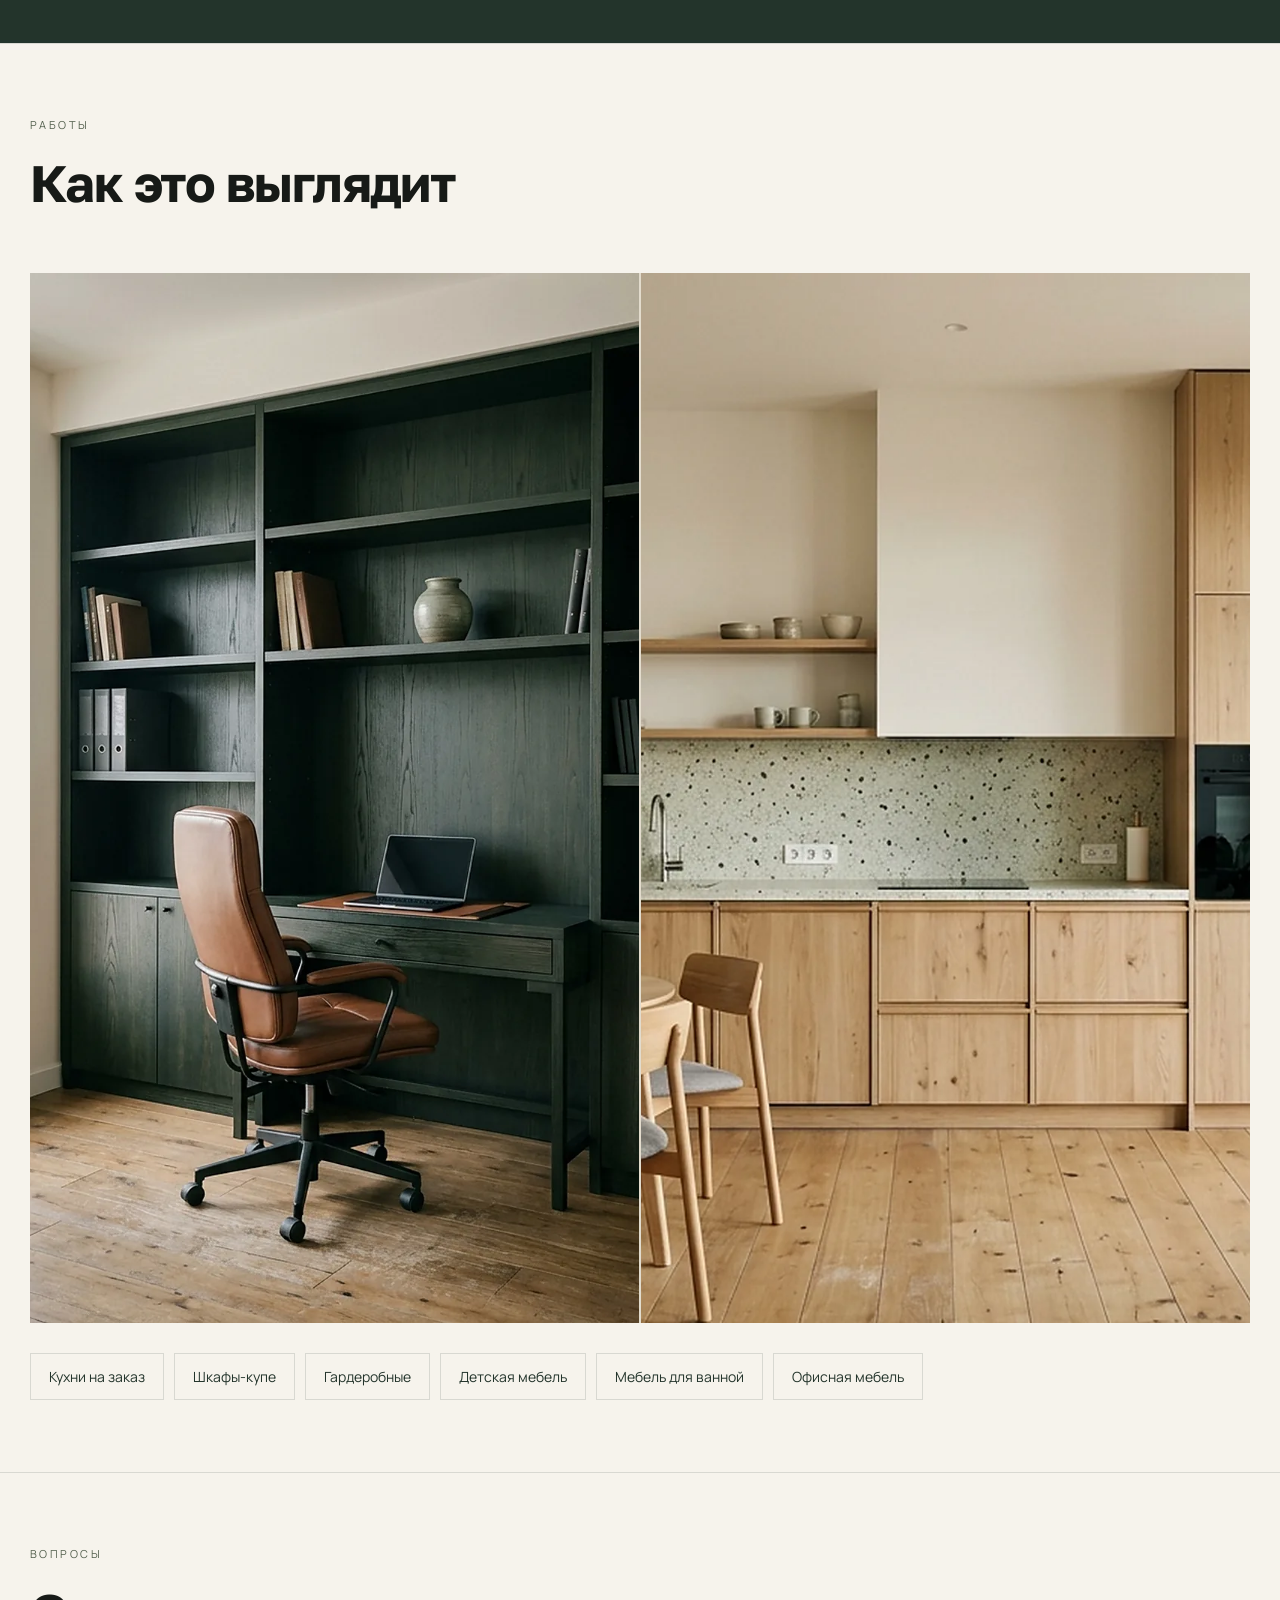
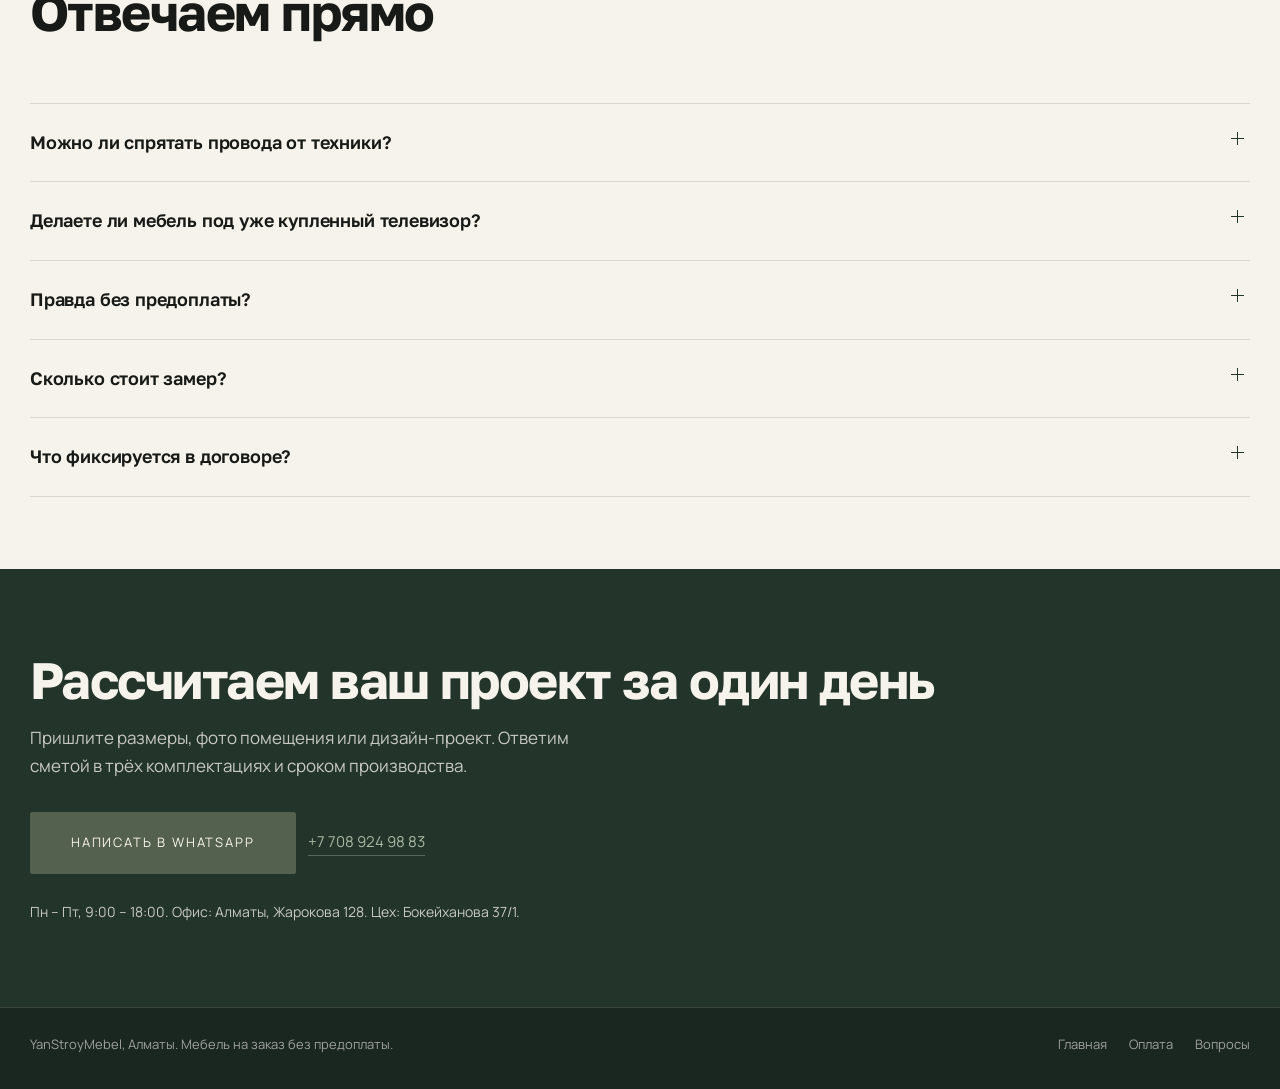
<file: gostinye-tv-zony/index.html>
<!DOCTYPE html>
<html lang="ru">
<head>
<meta charset="utf-8">
<meta name="viewport" content="width=device-width, initial-scale=1">
<title>Гостиные и ТВ-зоны на заказ в Алматы | YanStroyMebel</title>
<meta name="description" content="Мебель для гостиной на заказ в Алматы: ТВ-зоны, стеллажи, реечные панели, закрытое и открытое хранение. Оплата после осмотра готовой мебели в цеху. Бесплатный замер.">
<link rel="canonical" href="https://yan-stroy-mebel.kz/gostinye-tv-zony/">
<meta name="robots" content="index,follow,max-image-preview:large">
<meta name="geo.region" content="KZ-ALA">
<meta name="geo.placename" content="Алматы">
<meta property="og:site_name" content="YanStroyMebel">
<meta property="og:locale" content="ru_RU">
<meta property="og:type" content="article">
<meta property="og:url" content="https://yan-stroy-mebel.kz/gostinye-tv-zony/">
<meta property="og:title" content="Гостиные и ТВ-зоны на заказ в Алматы | YanStroyMebel">
<meta property="og:description" content="Мебель для гостиной на заказ в Алматы: ТВ-зоны, стеллажи, реечные панели, закрытое и открытое хранение. Оплата после осмотра готовой мебели в цеху. Бесплатный замер.">
<meta property="og:image" content="https://yan-stroy-mebel.kz/assets/og.jpg">
<meta name="twitter:card" content="summary_large_image">
<link rel="preconnect" href="https://fonts.googleapis.com">
<link rel="preconnect" href="https://fonts.gstatic.com" crossorigin>
<link href="https://fonts.googleapis.com/css2?family=Golos+Text:wght@400;500;600;700;800&family=Manrope:wght@200;300;400;500&display=swap" rel="stylesheet">
<link rel="icon" href="/assets/logo-mark.png">
<link rel="stylesheet" href="/styles.css?v=11">
<link rel="stylesheet" href="/pages.css?v=1">
</head>
<body>

<header class="pg-hdr"><div class="wrap pg-hdr__in">
<a class="pg-hdr__mark" href="/" aria-label="YanStroyMebel, на главную"><img src="/assets/logo-mark.png" alt="YanStroyMebel" width="449" height="250"></a>
<div class="pg-hdr__act"><a class="btn btn--sm" href="https://wa.me/77089249883?text=%D0%97%D0%B4%D1%80%D0%B0%D0%B2%D1%81%D1%82%D0%B2%D1%83%D0%B9%D1%82%D0%B5%21%20%D0%A5%D0%BE%D1%87%D1%83%20%D1%80%D0%B0%D1%81%D1%81%D1%87%D0%B8%D1%82%D0%B0%D1%82%D1%8C%20%D0%BC%D0%B5%D0%B1%D0%B5%D0%BB%D1%8C%20%D0%B4%D0%BB%D1%8F%20%D0%B3%D0%BE%D1%81%D1%82%D0%B8%D0%BD%D0%BE%D0%B9" target="_blank" rel="noopener">WhatsApp</a><a class="btn btn--sm btn--ghost" href="/">На главную</a></div>
</div></header>
<main>
<nav class="crumbs wrap" aria-label="Хлебные крошки"><a href="/">Главная</a><span>/</span>Гостиные и ТВ-зоны</nav>
<section class="pg-hero"><div class="wrap">
<p class="eyebrow eyebrow--brass">Гостиные и ТВ-зоны</p>
<h1>Мебель для гостиной и ТВ-зоны на заказ в Алматы</h1>
<p class="pg-hero__lead">Собираем стену гостиной целиком: ТВ-зона, закрытое хранение, открытые полки и декоративные панели в одном проекте, без сборной мебели из разных коллекций.</p>
<div class="pg-hero__cta"><a class="btn btn--wa btn--lg" href="https://wa.me/77089249883?text=%D0%97%D0%B4%D1%80%D0%B0%D0%B2%D1%81%D1%82%D0%B2%D1%83%D0%B9%D1%82%D0%B5%21%20%D0%A5%D0%BE%D1%87%D1%83%20%D1%80%D0%B0%D1%81%D1%81%D1%87%D0%B8%D1%82%D0%B0%D1%82%D1%8C%20%D0%BC%D0%B5%D0%B1%D0%B5%D0%BB%D1%8C%20%D0%B4%D0%BB%D1%8F%20%D0%B3%D0%BE%D1%81%D1%82%D0%B8%D0%BD%D0%BE%D0%B9" target="_blank" rel="noopener">Рассчитать в WhatsApp</a><a class="btn btn--ghost btn--lg" href="/#quiz">Пройти расчёт на сайте</a></div>
<figure class="pg-hero__img"><img src="/assets/work/p07-tv-wall.webp" alt="Гостиная и ТВ-зона на заказ, реечные панели из ореха" width="2560" height="1280" fetchpriority="high" decoding="async"></figure>
</div></section>
<section class="pg-sec"><div class="wrap">
<div class="sec-head"><p class="eyebrow eyebrow--brass">Что входит</p><h2 class="h2">Из чего складывается проект</h2></div>
<div class="pg-feats">
<article><h3>ТВ-зона</h3><p>Ниша под диагональ вашего телевизора, кабели спрятаны в каналы.</p></article>
<article><h3>Реечные панели</h3><p>Шпон или крашеный МДФ, задают ритм стене.</p></article>
<article><h3>Открытые полки</h3><p>Под книги и декор, с подсветкой по желанию.</p></article>
<article><h3>Закрытое хранение</h3><p>Фасады с Tip-On без ручек, чтобы стена читалась цельной.</p></article>
<article><h3>Подсветка</h3><p>Контурная подсветка ниши и полок.</p></article>
<article><h3>Единый проект</h3><p>Гостиная, кухня и прихожая в одном материале и цвете.</p></article>
</div></div></section>
<section class="pg-sec pg-sec--dark"><div class="wrap">
<div class="sec-head"><p class="eyebrow eyebrow--light">Оплата</p><h2 class="h2 h2--light">Вы платите, когда мебель уже готова</h2><p class="lead" style="color:rgba(246,243,236,.72)">Материалы, фурнитуру и работу цеха финансируем мы. Первый платёж наступает после того, как вы осмотрели заказ в цеху.</p></div>
<div class="pg-steps">
<article><i>01</i><h3>Замер и проект</h3><p>Замерщик приезжает по Алматы бесплатно. Рисуем чертёж, подбираем материалы, считаем в трёх комплектациях.</p><b>0 ₸</b></article>
<article><i>02</i><h3>Договор и производство</h3><p>Подписываем договор ТОО и спецификацию, где прописаны материал, цвет, фурнитура и схема. Материалы закупаем за свой счёт.</p><b>0 ₸</b></article>
<article><i>03</i><h3>Осмотр в цеху и монтаж</h3><p>Вы осматриваете готовый заказ до установки и вносите 50%. Вторая половина после монтажа и подписания акта.</p><b>50 / 50</b></article>
</div></div></section>
<section class="pg-sec"><div class="wrap">
<div class="sec-head"><p class="eyebrow eyebrow--brass">Работы</p><h2 class="h2">Как это выглядит</h2></div>
<div class="pg-gal">
<figure><img src="/assets/work/p05-study.webp" alt="Стеллаж и рабочая зона в тонированном ясене" width="1400" height="1050" loading="lazy" decoding="async"></figure>
<figure><img src="/assets/work/p06-oak-kitchen.webp" alt="Кухня-гостиная в светлом дубе" width="1400" height="1050" loading="lazy" decoding="async"></figure>
</div>
<div class="pg-links">
<a href="/kuhni-na-zakaz/">Кухни на заказ</a>
<a href="/shkafy-kupe/">Шкафы-купе</a>
<a href="/garderobnye/">Гардеробные</a>
<a href="/detskaya-mebel/">Детская мебель</a>
<a href="/mebel-dlya-vannoy/">Мебель для ванной</a>
<a href="/ofisnaya-mebel/">Офисная мебель</a>
</div></div></section>
<section class="pg-sec"><div class="wrap">
<div class="sec-head"><p class="eyebrow eyebrow--brass">Вопросы</p><h2 class="h2">Отвечаем прямо</h2></div>
<div class="acc">
<details><summary>Можно ли спрятать провода от техники?</summary><div><p>Да, закладываем кабель-каналы и вентиляционные отверстия на этапе чертежа, до производства.</p></div></details>
<details><summary>Делаете ли мебель под уже купленный телевизор?</summary><div><p>Да, нишу проектируем под конкретную модель и высоту посадки.</p></div></details>
<details><summary>Правда без предоплаты?</summary><div><p>Вперёд вы не платите ничего. Материалы, фурнитуру и работу цеха финансируем мы. Первый платёж 50% вносится после того, как вы осмотрели готовый заказ в цеху перед установкой, вторые 50% после монтажа и подписания акта выполненных работ.</p></div></details>
<details><summary>Сколько стоит замер?</summary><div><p>По Алматы бесплатно и ни к чему не обязывает. После замера вы получаете чертёж и смету, дальше решаете сами.</p></div></details>
<details><summary>Что фиксируется в договоре?</summary><div><p>Договор ТОО и приложение к нему, спецификация: материал, цвет, фурнитура, схема и размеры каждого модуля. Сдаём заказ строго по спецификации.</p></div></details>
</div></div></section>
<section class="pg-cta"><div class="wrap">
<h2 class="h2">Рассчитаем ваш проект за один день</h2>
<p>Пришлите размеры, фото помещения или дизайн-проект. Ответим сметой в трёх комплектациях и сроком производства.</p>
<div class="pg-cta__row"><a class="btn btn--wa btn--lg" href="https://wa.me/77089249883?text=%D0%97%D0%B4%D1%80%D0%B0%D0%B2%D1%81%D1%82%D0%B2%D1%83%D0%B9%D1%82%D0%B5%21%20%D0%A5%D0%BE%D1%87%D1%83%20%D1%80%D0%B0%D1%81%D1%81%D1%87%D0%B8%D1%82%D0%B0%D1%82%D1%8C%20%D0%BC%D0%B5%D0%B1%D0%B5%D0%BB%D1%8C%20%D0%B4%D0%BB%D1%8F%20%D0%B3%D0%BE%D1%81%D1%82%D0%B8%D0%BD%D0%BE%D0%B9" target="_blank" rel="noopener">Написать в WhatsApp</a><a class="plain" href="tel:+77089249883">+7 708 924 98 83</a></div>
<p style="margin-top:26px;font-size:14px">Пн – Пт, 9:00 – 18:00. Офис: Алматы, Жарокова 128. Цех: Бокейханова 37/1.</p>
</div></section>
</main>
<footer class="ftr"><div class="wrap ftr__in"><p>YanStroyMebel, Алматы. Мебель на заказ без предоплаты.</p><nav><a href="/">Главная</a><a href="/#pay">Оплата</a><a href="/#faq">Вопросы</a></nav></div></footer>
<script type="application/ld+json">{"@context": "https://schema.org", "@graph": [{"@type": ["LocalBusiness", "FurnitureStore"], "@id": "https://yan-stroy-mebel.kz/#business", "name": "YanStroyMebel", "alternateName": ["Ян Строй Мебель", "Янстрой Мебель", "Янстрой", "Ян Строй", "Yan Stroy Mebel", "YanStroy", "ЯнСтройМебель", "YSM"], "description": "Производство корпусной мебели на заказ в Алматы: кухни, шкафы-купе, гардеробные, мебель для ванной и офиса. Материалы и работу цеха финансирует компания, первый платёж после осмотра готовой мебели.", "url": "https://yan-stroy-mebel.kz/", "telephone": "+77089249883", "image": "https://yan-stroy-mebel.kz/assets/og.jpg", "logo": "https://yan-stroy-mebel.kz/assets/logo.png", "priceRange": "$$", "currenciesAccepted": "KZT", "areaServed": {"@type": "City", "name": "Алматы"}, "address": {"@type": "PostalAddress", "streetAddress": "улица Жарокова, 128", "addressLocality": "Алматы", "addressRegion": "Алматы", "addressCountry": "KZ"}, "geo": {"@type": "GeoCoordinates", "latitude": 43.236824, "longitude": 76.900146}, "openingHoursSpecification": [{"@type": "OpeningHoursSpecification", "dayOfWeek": ["Monday", "Tuesday", "Wednesday", "Thursday", "Friday"], "opens": "09:00", "closes": "18:00"}], "sameAs": ["https://www.instagram.com/yan.stroy.mebel/"], "department": [{"@type": "LocalBusiness", "name": "YanStroyMebel, цех", "address": {"@type": "PostalAddress", "streetAddress": "улица Бокейханова, 37/1", "addressLocality": "Алматы", "addressCountry": "KZ"}, "telephone": "+77089249883"}]}, {"@type": "Service", "name": "Гостиные и ТВ-зоны", "serviceType": "Мебель для гостиной и ТВ-зоны на заказ в Алматы", "description": "Мебель для гостиной на заказ в Алматы: ТВ-зоны, стеллажи, реечные панели, закрытое и открытое хранение. Оплата после осмотра готовой мебели в цеху. Бесплатный замер.", "url": "https://yan-stroy-mebel.kz/gostinye-tv-zony/", "provider": {"@id": "https://yan-stroy-mebel.kz/#business"}, "areaServed": {"@type": "City", "name": "Алматы"}}, {"@type": "BreadcrumbList", "itemListElement": [{"@type": "ListItem", "position": 1, "name": "Главная", "item": "https://yan-stroy-mebel.kz/"}, {"@type": "ListItem", "position": 2, "name": "Гостиные и ТВ-зоны", "item": "https://yan-stroy-mebel.kz/gostinye-tv-zony/"}]}, {"@type": "FAQPage", "mainEntity": [{"@type": "Question", "name": "Можно ли спрятать провода от техники?", "acceptedAnswer": {"@type": "Answer", "text": "Да, закладываем кабель-каналы и вентиляционные отверстия на этапе чертежа, до производства."}}, {"@type": "Question", "name": "Делаете ли мебель под уже купленный телевизор?", "acceptedAnswer": {"@type": "Answer", "text": "Да, нишу проектируем под конкретную модель и высоту посадки."}}, {"@type": "Question", "name": "Правда без предоплаты?", "acceptedAnswer": {"@type": "Answer", "text": "Вперёд вы не платите ничего. Материалы, фурнитуру и работу цеха финансируем мы. Первый платёж 50% вносится после того, как вы осмотрели готовый заказ в цеху перед установкой, вторые 50% после монтажа и подписания акта выполненных работ."}}, {"@type": "Question", "name": "Сколько стоит замер?", "acceptedAnswer": {"@type": "Answer", "text": "По Алматы бесплатно и ни к чему не обязывает. После замера вы получаете чертёж и смету, дальше решаете сами."}}, {"@type": "Question", "name": "Что фиксируется в договоре?", "acceptedAnswer": {"@type": "Answer", "text": "Договор ТОО и приложение к нему, спецификация: материал, цвет, фурнитура, схема и размеры каждого модуля. Сдаём заказ строго по спецификации."}}]}]}</script>
<a class="fab" href="https://wa.me/77089249883?text=%D0%97%D0%B4%D1%80%D0%B0%D0%B2%D1%81%D1%82%D0%B2%D1%83%D0%B9%D1%82%D0%B5%21%20%D0%A5%D0%BE%D1%87%D1%83%20%D1%80%D0%B0%D1%81%D1%81%D1%87%D0%B8%D1%82%D0%B0%D1%82%D1%8C%20%D0%BC%D0%B5%D0%B1%D0%B5%D0%BB%D1%8C%20%D0%B4%D0%BB%D1%8F%20%D0%B3%D0%BE%D1%81%D1%82%D0%B8%D0%BD%D0%BE%D0%B9" target="_blank" rel="noopener" aria-label="Написать в WhatsApp"><svg viewBox="0 0 24 24" width="22" height="22" fill="currentColor" aria-hidden="true"><path d="M12.04 2C6.58 2 2.13 6.45 2.13 11.91c0 1.75.46 3.45 1.32 4.95L2 22l5.25-1.38a9.9 9.9 0 0 0 4.79 1.22h.01c5.46 0 9.91-4.45 9.91-9.91 0-2.65-1.03-5.14-2.9-7.01A9.86 9.86 0 0 0 12.04 2Z"/></svg></a>
</body>
</html>
</file>
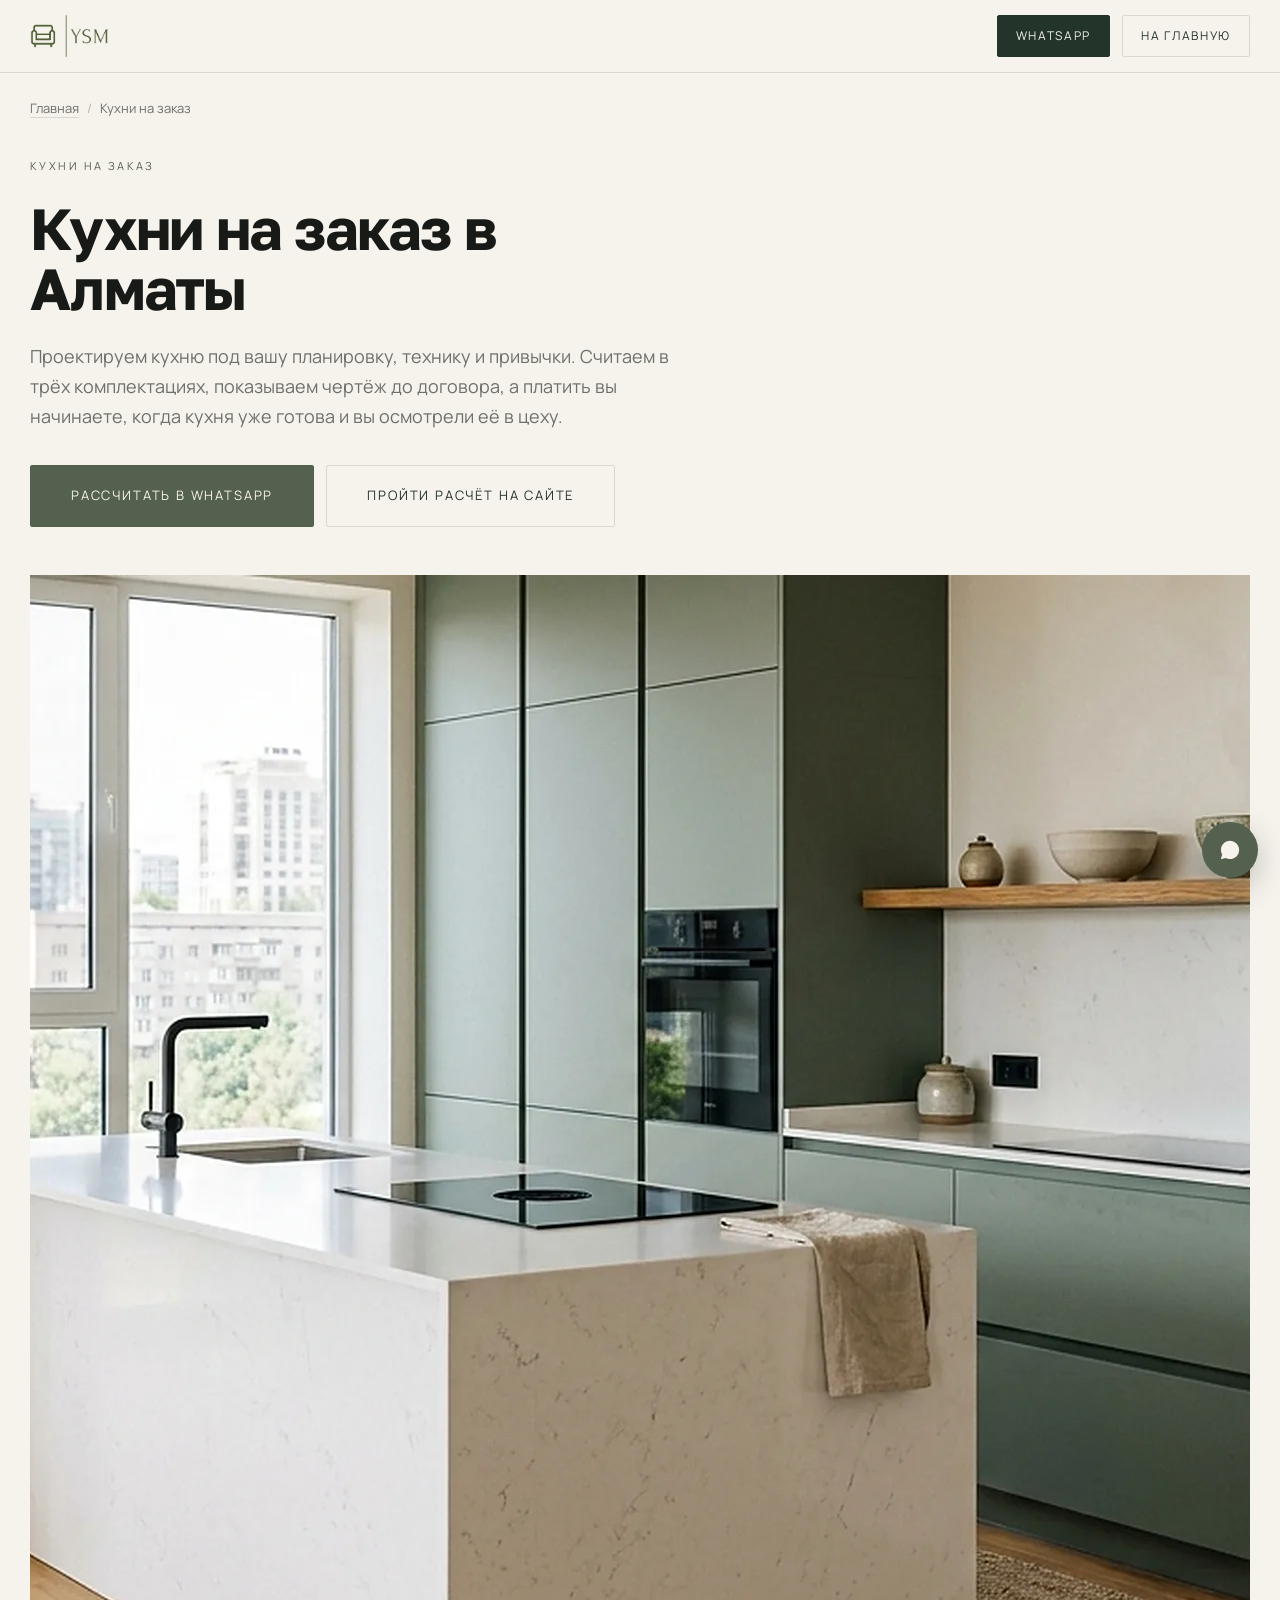
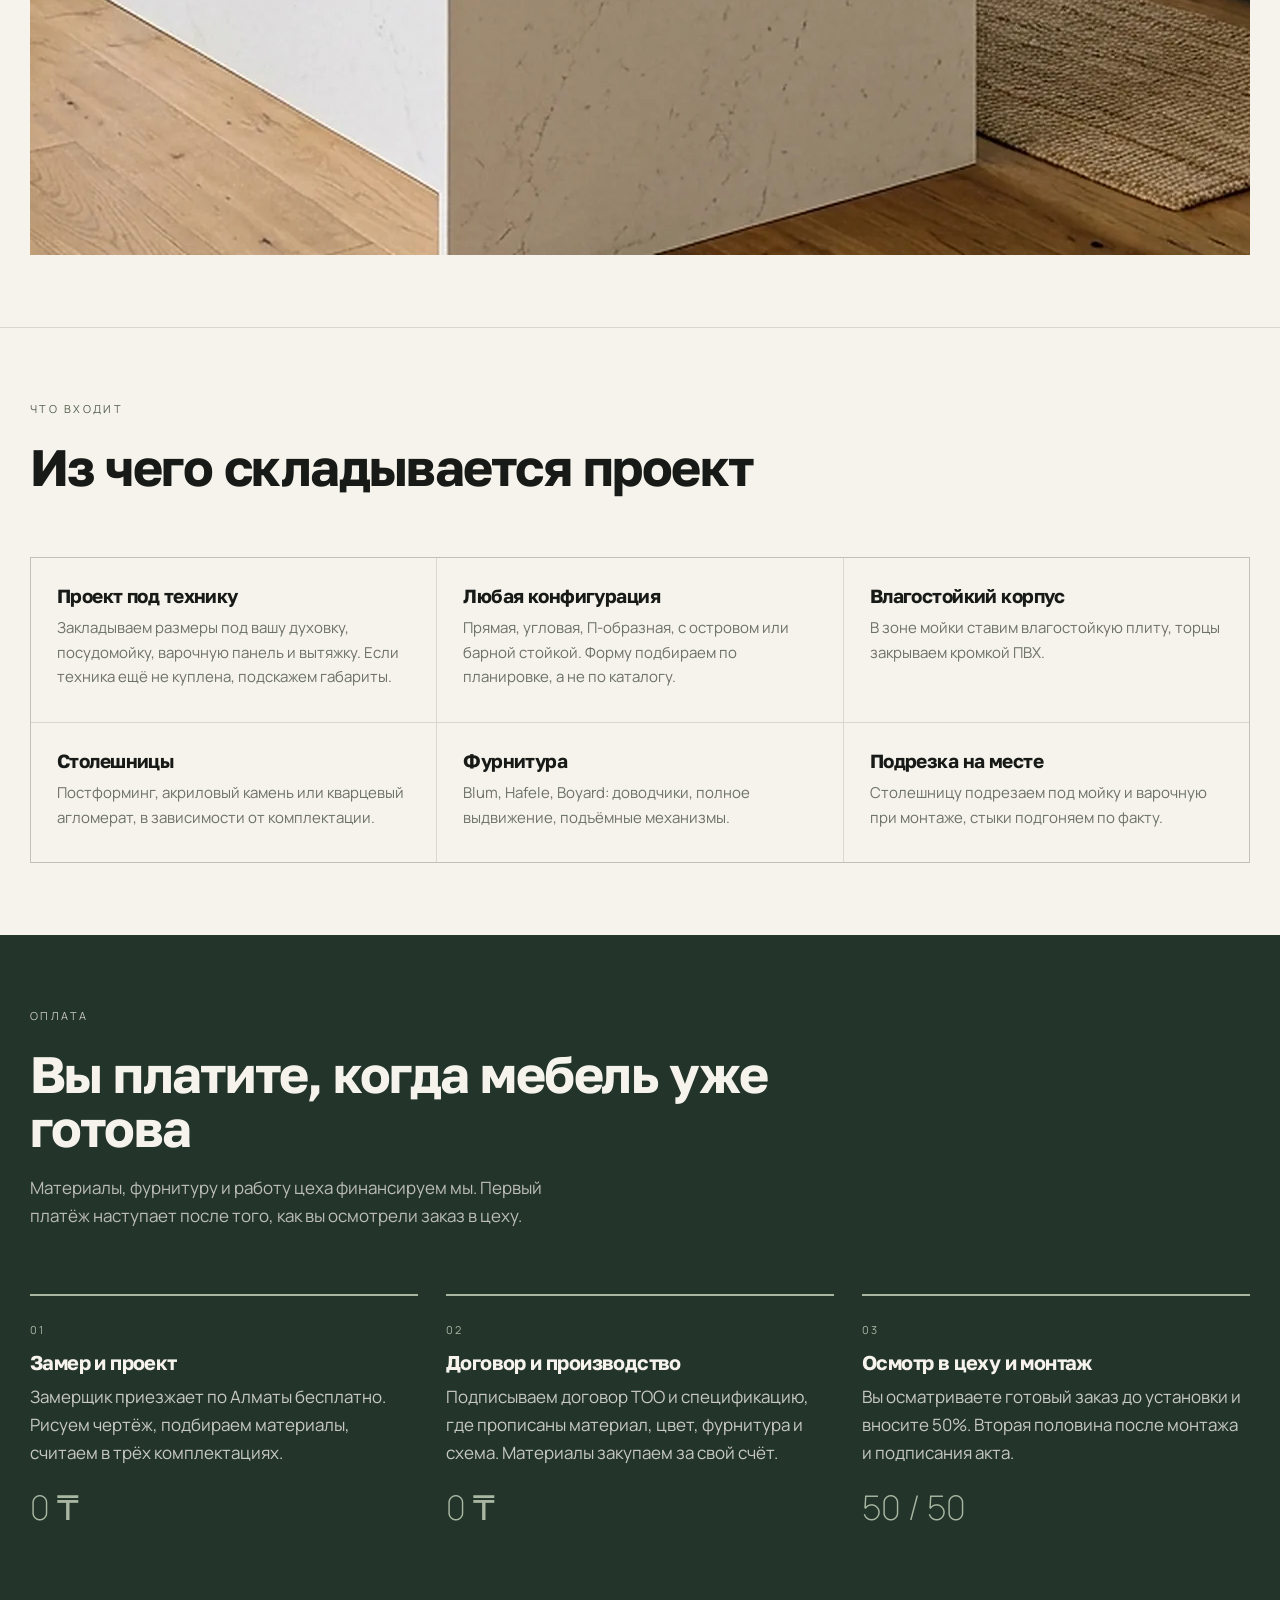
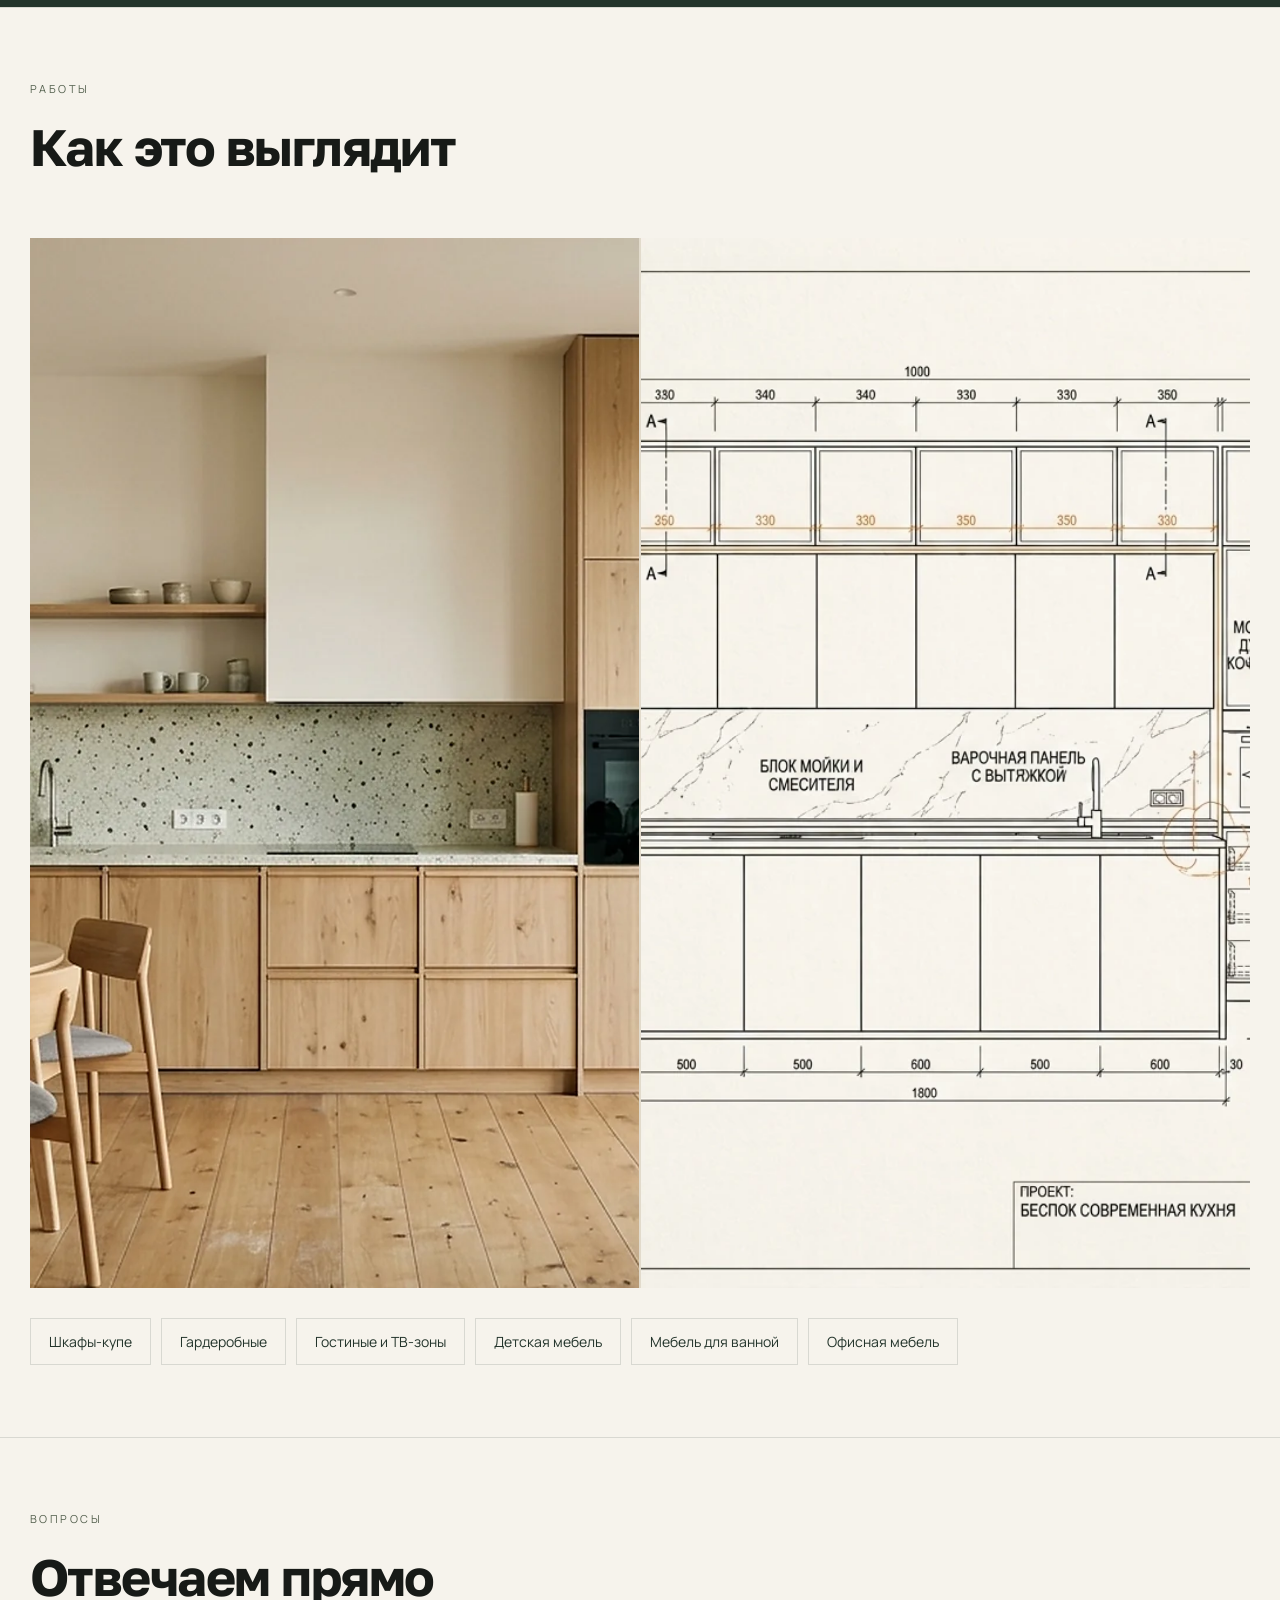
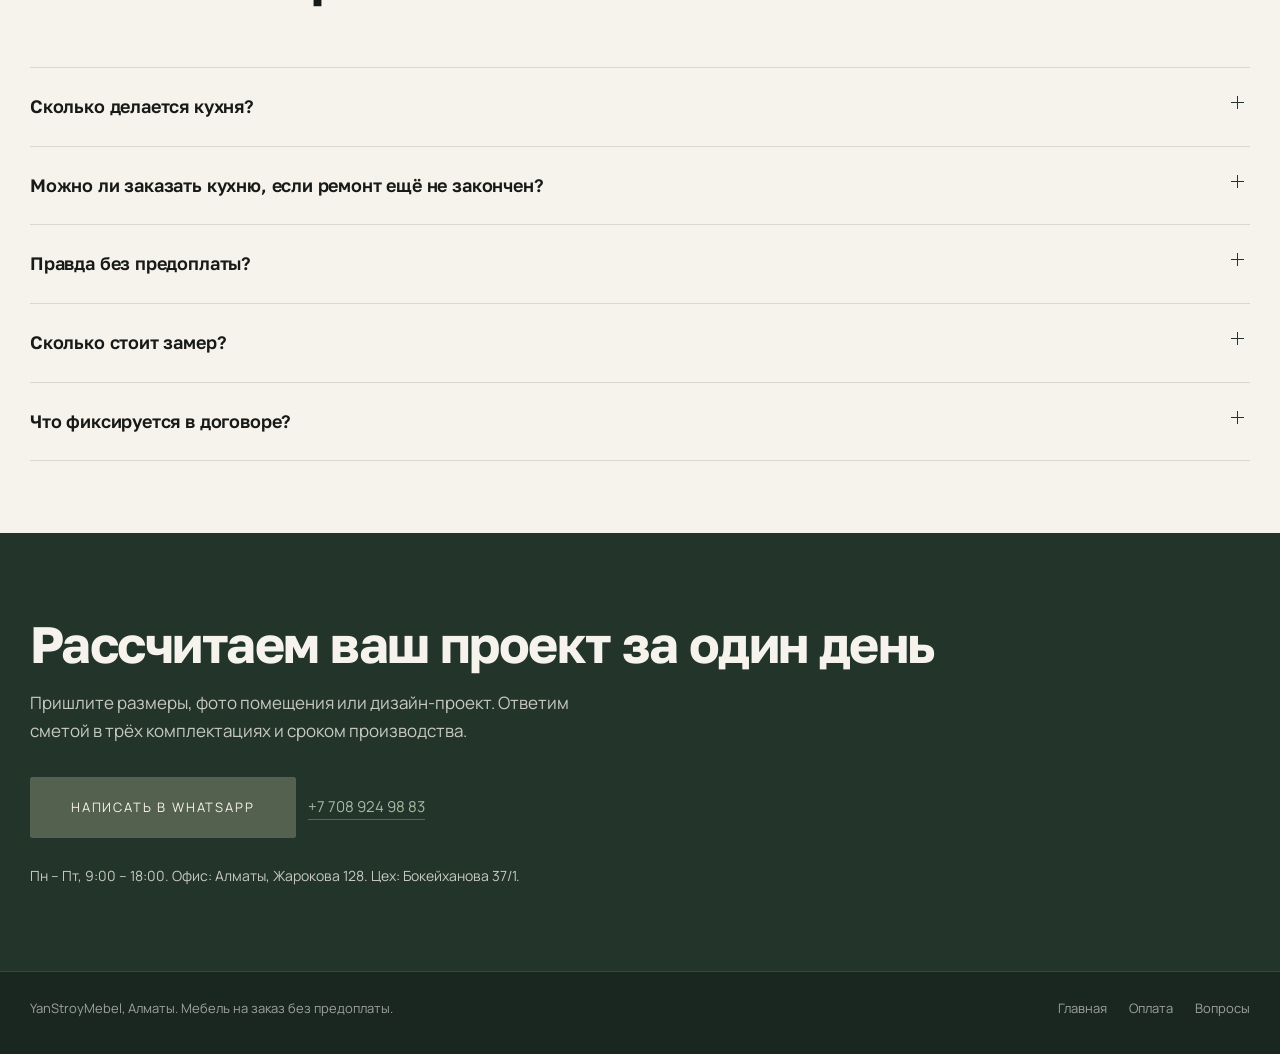
<file: kuhni-na-zakaz/index.html>
<!DOCTYPE html>
<html lang="ru">
<head>
<meta charset="utf-8">
<meta name="viewport" content="width=device-width, initial-scale=1">
<title>Кухни на заказ в Алматы без предоплаты | YanStroyMebel</title>
<meta name="description" content="Кухни на заказ в Алматы по индивидуальному проекту: прямые, угловые, П-образные и с островом. Оплата после осмотра готовой кухни в цеху. Фурнитура Blum, Hafele, бесплатный замер.">
<link rel="canonical" href="https://yan-stroy-mebel.kz/kuhni-na-zakaz/">
<meta name="robots" content="index,follow,max-image-preview:large">
<meta name="geo.region" content="KZ-ALA">
<meta name="geo.placename" content="Алматы">
<meta property="og:site_name" content="YanStroyMebel">
<meta property="og:locale" content="ru_RU">
<meta property="og:type" content="article">
<meta property="og:url" content="https://yan-stroy-mebel.kz/kuhni-na-zakaz/">
<meta property="og:title" content="Кухни на заказ в Алматы без предоплаты | YanStroyMebel">
<meta property="og:description" content="Кухни на заказ в Алматы по индивидуальному проекту: прямые, угловые, П-образные и с островом. Оплата после осмотра готовой кухни в цеху. Фурнитура Blum, Hafele, бесплатный замер.">
<meta property="og:image" content="https://yan-stroy-mebel.kz/assets/og.jpg">
<meta name="twitter:card" content="summary_large_image">
<link rel="preconnect" href="https://fonts.googleapis.com">
<link rel="preconnect" href="https://fonts.gstatic.com" crossorigin>
<link href="https://fonts.googleapis.com/css2?family=Golos+Text:wght@400;500;600;700;800&family=Manrope:wght@200;300;400;500&display=swap" rel="stylesheet">
<link rel="icon" href="/assets/logo-mark.png">
<link rel="stylesheet" href="/styles.css?v=11">
<link rel="stylesheet" href="/pages.css?v=1">
</head>
<body>

<header class="pg-hdr"><div class="wrap pg-hdr__in">
<a class="pg-hdr__mark" href="/" aria-label="YanStroyMebel, на главную"><img src="/assets/logo-mark.png" alt="YanStroyMebel" width="449" height="250"></a>
<div class="pg-hdr__act"><a class="btn btn--sm" href="https://wa.me/77089249883?text=%D0%97%D0%B4%D1%80%D0%B0%D0%B2%D1%81%D1%82%D0%B2%D1%83%D0%B9%D1%82%D0%B5%21%20%D0%A5%D0%BE%D1%87%D1%83%20%D1%80%D0%B0%D1%81%D1%81%D1%87%D0%B8%D1%82%D0%B0%D1%82%D1%8C%20%D0%BA%D1%83%D1%85%D0%BD%D1%8E%20%D0%BD%D0%B0%20%D0%B7%D0%B0%D0%BA%D0%B0%D0%B7" target="_blank" rel="noopener">WhatsApp</a><a class="btn btn--sm btn--ghost" href="/">На главную</a></div>
</div></header>
<main>
<nav class="crumbs wrap" aria-label="Хлебные крошки"><a href="/">Главная</a><span>/</span>Кухни на заказ</nav>
<section class="pg-hero"><div class="wrap">
<p class="eyebrow eyebrow--brass">Кухни на заказ</p>
<h1>Кухни на заказ в Алматы</h1>
<p class="pg-hero__lead">Проектируем кухню под вашу планировку, технику и привычки. Считаем в трёх комплектациях, показываем чертёж до договора, а платить вы начинаете, когда кухня уже готова и вы осмотрели её в цеху.</p>
<div class="pg-hero__cta"><a class="btn btn--wa btn--lg" href="https://wa.me/77089249883?text=%D0%97%D0%B4%D1%80%D0%B0%D0%B2%D1%81%D1%82%D0%B2%D1%83%D0%B9%D1%82%D0%B5%21%20%D0%A5%D0%BE%D1%87%D1%83%20%D1%80%D0%B0%D1%81%D1%81%D1%87%D0%B8%D1%82%D0%B0%D1%82%D1%8C%20%D0%BA%D1%83%D1%85%D0%BD%D1%8E%20%D0%BD%D0%B0%20%D0%B7%D0%B0%D0%BA%D0%B0%D0%B7" target="_blank" rel="noopener">Рассчитать в WhatsApp</a><a class="btn btn--ghost btn--lg" href="/#quiz">Пройти расчёт на сайте</a></div>
<figure class="pg-hero__img"><img src="/assets/work/p01-kitchen-island.webp" alt="Кухня с островом на заказ в Алматы, шалфейные фасады и кварцевый остров" width="2560" height="1280" fetchpriority="high" decoding="async"></figure>
</div></section>
<section class="pg-sec"><div class="wrap">
<div class="sec-head"><p class="eyebrow eyebrow--brass">Что входит</p><h2 class="h2">Из чего складывается проект</h2></div>
<div class="pg-feats">
<article><h3>Проект под технику</h3><p>Закладываем размеры под вашу духовку, посудомойку, варочную панель и вытяжку. Если техника ещё не куплена, подскажем габариты.</p></article>
<article><h3>Любая конфигурация</h3><p>Прямая, угловая, П-образная, с островом или барной стойкой. Форму подбираем по планировке, а не по каталогу.</p></article>
<article><h3>Влагостойкий корпус</h3><p>В зоне мойки ставим влагостойкую плиту, торцы закрываем кромкой ПВХ.</p></article>
<article><h3>Столешницы</h3><p>Постформинг, акриловый камень или кварцевый агломерат, в зависимости от комплектации.</p></article>
<article><h3>Фурнитура</h3><p>Blum, Hafele, Boyard: доводчики, полное выдвижение, подъёмные механизмы.</p></article>
<article><h3>Подрезка на месте</h3><p>Столешницу подрезаем под мойку и варочную при монтаже, стыки подгоняем по факту.</p></article>
</div></div></section>
<section class="pg-sec pg-sec--dark"><div class="wrap">
<div class="sec-head"><p class="eyebrow eyebrow--light">Оплата</p><h2 class="h2 h2--light">Вы платите, когда мебель уже готова</h2><p class="lead" style="color:rgba(246,243,236,.72)">Материалы, фурнитуру и работу цеха финансируем мы. Первый платёж наступает после того, как вы осмотрели заказ в цеху.</p></div>
<div class="pg-steps">
<article><i>01</i><h3>Замер и проект</h3><p>Замерщик приезжает по Алматы бесплатно. Рисуем чертёж, подбираем материалы, считаем в трёх комплектациях.</p><b>0 ₸</b></article>
<article><i>02</i><h3>Договор и производство</h3><p>Подписываем договор ТОО и спецификацию, где прописаны материал, цвет, фурнитура и схема. Материалы закупаем за свой счёт.</p><b>0 ₸</b></article>
<article><i>03</i><h3>Осмотр в цеху и монтаж</h3><p>Вы осматриваете готовый заказ до установки и вносите 50%. Вторая половина после монтажа и подписания акта.</p><b>50 / 50</b></article>
</div></div></section>
<section class="pg-sec"><div class="wrap">
<div class="sec-head"><p class="eyebrow eyebrow--brass">Работы</p><h2 class="h2">Как это выглядит</h2></div>
<div class="pg-gal">
<figure><img src="/assets/work/p06-oak-kitchen.webp" alt="Кухня в светлом дубе без ручек со столешницей терраццо" width="1400" height="1050" loading="lazy" decoding="async"></figure>
<figure><img src="/assets/work/drawing-kitchen.webp" alt="Рабочий чертёж кухни с размерами каждого модуля" width="1400" height="1050" loading="lazy" decoding="async"></figure>
</div>
<div class="pg-links">
<a href="/shkafy-kupe/">Шкафы-купе</a>
<a href="/garderobnye/">Гардеробные</a>
<a href="/gostinye-tv-zony/">Гостиные и ТВ-зоны</a>
<a href="/detskaya-mebel/">Детская мебель</a>
<a href="/mebel-dlya-vannoy/">Мебель для ванной</a>
<a href="/ofisnaya-mebel/">Офисная мебель</a>
</div></div></section>
<section class="pg-sec"><div class="wrap">
<div class="sec-head"><p class="eyebrow eyebrow--brass">Вопросы</p><h2 class="h2">Отвечаем прямо</h2></div>
<div class="acc">
<details><summary>Сколько делается кухня?</summary><div><p>Срок зависит от фасадов: плёночный МДФ и ЛДСП быстрее, эмаль и шпон дольше из-за покраски и сушки. Точный срок ставим в договор после утверждения проекта.</p></div></details>
<details><summary>Можно ли заказать кухню, если ремонт ещё не закончен?</summary><div><p>Да. На черновой отделке делаем предварительный замер и проект, контрольный замер снимаем, когда стены и выводы готовы.</p></div></details>
<details><summary>Правда без предоплаты?</summary><div><p>Вперёд вы не платите ничего. Материалы, фурнитуру и работу цеха финансируем мы. Первый платёж 50% вносится после того, как вы осмотрели готовый заказ в цеху перед установкой, вторые 50% после монтажа и подписания акта выполненных работ.</p></div></details>
<details><summary>Сколько стоит замер?</summary><div><p>По Алматы бесплатно и ни к чему не обязывает. После замера вы получаете чертёж и смету, дальше решаете сами.</p></div></details>
<details><summary>Что фиксируется в договоре?</summary><div><p>Договор ТОО и приложение к нему, спецификация: материал, цвет, фурнитура, схема и размеры каждого модуля. Сдаём заказ строго по спецификации.</p></div></details>
</div></div></section>
<section class="pg-cta"><div class="wrap">
<h2 class="h2">Рассчитаем ваш проект за один день</h2>
<p>Пришлите размеры, фото помещения или дизайн-проект. Ответим сметой в трёх комплектациях и сроком производства.</p>
<div class="pg-cta__row"><a class="btn btn--wa btn--lg" href="https://wa.me/77089249883?text=%D0%97%D0%B4%D1%80%D0%B0%D0%B2%D1%81%D1%82%D0%B2%D1%83%D0%B9%D1%82%D0%B5%21%20%D0%A5%D0%BE%D1%87%D1%83%20%D1%80%D0%B0%D1%81%D1%81%D1%87%D0%B8%D1%82%D0%B0%D1%82%D1%8C%20%D0%BA%D1%83%D1%85%D0%BD%D1%8E%20%D0%BD%D0%B0%20%D0%B7%D0%B0%D0%BA%D0%B0%D0%B7" target="_blank" rel="noopener">Написать в WhatsApp</a><a class="plain" href="tel:+77089249883">+7 708 924 98 83</a></div>
<p style="margin-top:26px;font-size:14px">Пн – Пт, 9:00 – 18:00. Офис: Алматы, Жарокова 128. Цех: Бокейханова 37/1.</p>
</div></section>
</main>
<footer class="ftr"><div class="wrap ftr__in"><p>YanStroyMebel, Алматы. Мебель на заказ без предоплаты.</p><nav><a href="/">Главная</a><a href="/#pay">Оплата</a><a href="/#faq">Вопросы</a></nav></div></footer>
<script type="application/ld+json">{"@context": "https://schema.org", "@graph": [{"@type": ["LocalBusiness", "FurnitureStore"], "@id": "https://yan-stroy-mebel.kz/#business", "name": "YanStroyMebel", "alternateName": ["Ян Строй Мебель", "Янстрой Мебель", "Янстрой", "Ян Строй", "Yan Stroy Mebel", "YanStroy", "ЯнСтройМебель", "YSM"], "description": "Производство корпусной мебели на заказ в Алматы: кухни, шкафы-купе, гардеробные, мебель для ванной и офиса. Материалы и работу цеха финансирует компания, первый платёж после осмотра готовой мебели.", "url": "https://yan-stroy-mebel.kz/", "telephone": "+77089249883", "image": "https://yan-stroy-mebel.kz/assets/og.jpg", "logo": "https://yan-stroy-mebel.kz/assets/logo.png", "priceRange": "$$", "currenciesAccepted": "KZT", "areaServed": {"@type": "City", "name": "Алматы"}, "address": {"@type": "PostalAddress", "streetAddress": "улица Жарокова, 128", "addressLocality": "Алматы", "addressRegion": "Алматы", "addressCountry": "KZ"}, "geo": {"@type": "GeoCoordinates", "latitude": 43.236824, "longitude": 76.900146}, "openingHoursSpecification": [{"@type": "OpeningHoursSpecification", "dayOfWeek": ["Monday", "Tuesday", "Wednesday", "Thursday", "Friday"], "opens": "09:00", "closes": "18:00"}], "sameAs": ["https://www.instagram.com/yan.stroy.mebel/"], "department": [{"@type": "LocalBusiness", "name": "YanStroyMebel, цех", "address": {"@type": "PostalAddress", "streetAddress": "улица Бокейханова, 37/1", "addressLocality": "Алматы", "addressCountry": "KZ"}, "telephone": "+77089249883"}]}, {"@type": "Service", "name": "Кухни на заказ", "serviceType": "Кухни на заказ в Алматы", "description": "Кухни на заказ в Алматы по индивидуальному проекту: прямые, угловые, П-образные и с островом. Оплата после осмотра готовой кухни в цеху. Фурнитура Blum, Hafele, бесплатный замер.", "url": "https://yan-stroy-mebel.kz/kuhni-na-zakaz/", "provider": {"@id": "https://yan-stroy-mebel.kz/#business"}, "areaServed": {"@type": "City", "name": "Алматы"}}, {"@type": "BreadcrumbList", "itemListElement": [{"@type": "ListItem", "position": 1, "name": "Главная", "item": "https://yan-stroy-mebel.kz/"}, {"@type": "ListItem", "position": 2, "name": "Кухни на заказ", "item": "https://yan-stroy-mebel.kz/kuhni-na-zakaz/"}]}, {"@type": "FAQPage", "mainEntity": [{"@type": "Question", "name": "Сколько делается кухня?", "acceptedAnswer": {"@type": "Answer", "text": "Срок зависит от фасадов: плёночный МДФ и ЛДСП быстрее, эмаль и шпон дольше из-за покраски и сушки. Точный срок ставим в договор после утверждения проекта."}}, {"@type": "Question", "name": "Можно ли заказать кухню, если ремонт ещё не закончен?", "acceptedAnswer": {"@type": "Answer", "text": "Да. На черновой отделке делаем предварительный замер и проект, контрольный замер снимаем, когда стены и выводы готовы."}}, {"@type": "Question", "name": "Правда без предоплаты?", "acceptedAnswer": {"@type": "Answer", "text": "Вперёд вы не платите ничего. Материалы, фурнитуру и работу цеха финансируем мы. Первый платёж 50% вносится после того, как вы осмотрели готовый заказ в цеху перед установкой, вторые 50% после монтажа и подписания акта выполненных работ."}}, {"@type": "Question", "name": "Сколько стоит замер?", "acceptedAnswer": {"@type": "Answer", "text": "По Алматы бесплатно и ни к чему не обязывает. После замера вы получаете чертёж и смету, дальше решаете сами."}}, {"@type": "Question", "name": "Что фиксируется в договоре?", "acceptedAnswer": {"@type": "Answer", "text": "Договор ТОО и приложение к нему, спецификация: материал, цвет, фурнитура, схема и размеры каждого модуля. Сдаём заказ строго по спецификации."}}]}]}</script>
<a class="fab" href="https://wa.me/77089249883?text=%D0%97%D0%B4%D1%80%D0%B0%D0%B2%D1%81%D1%82%D0%B2%D1%83%D0%B9%D1%82%D0%B5%21%20%D0%A5%D0%BE%D1%87%D1%83%20%D1%80%D0%B0%D1%81%D1%81%D1%87%D0%B8%D1%82%D0%B0%D1%82%D1%8C%20%D0%BA%D1%83%D1%85%D0%BD%D1%8E%20%D0%BD%D0%B0%20%D0%B7%D0%B0%D0%BA%D0%B0%D0%B7" target="_blank" rel="noopener" aria-label="Написать в WhatsApp"><svg viewBox="0 0 24 24" width="22" height="22" fill="currentColor" aria-hidden="true"><path d="M12.04 2C6.58 2 2.13 6.45 2.13 11.91c0 1.75.46 3.45 1.32 4.95L2 22l5.25-1.38a9.9 9.9 0 0 0 4.79 1.22h.01c5.46 0 9.91-4.45 9.91-9.91 0-2.65-1.03-5.14-2.9-7.01A9.86 9.86 0 0 0 12.04 2Z"/></svg></a>
</body>
</html>
</file>
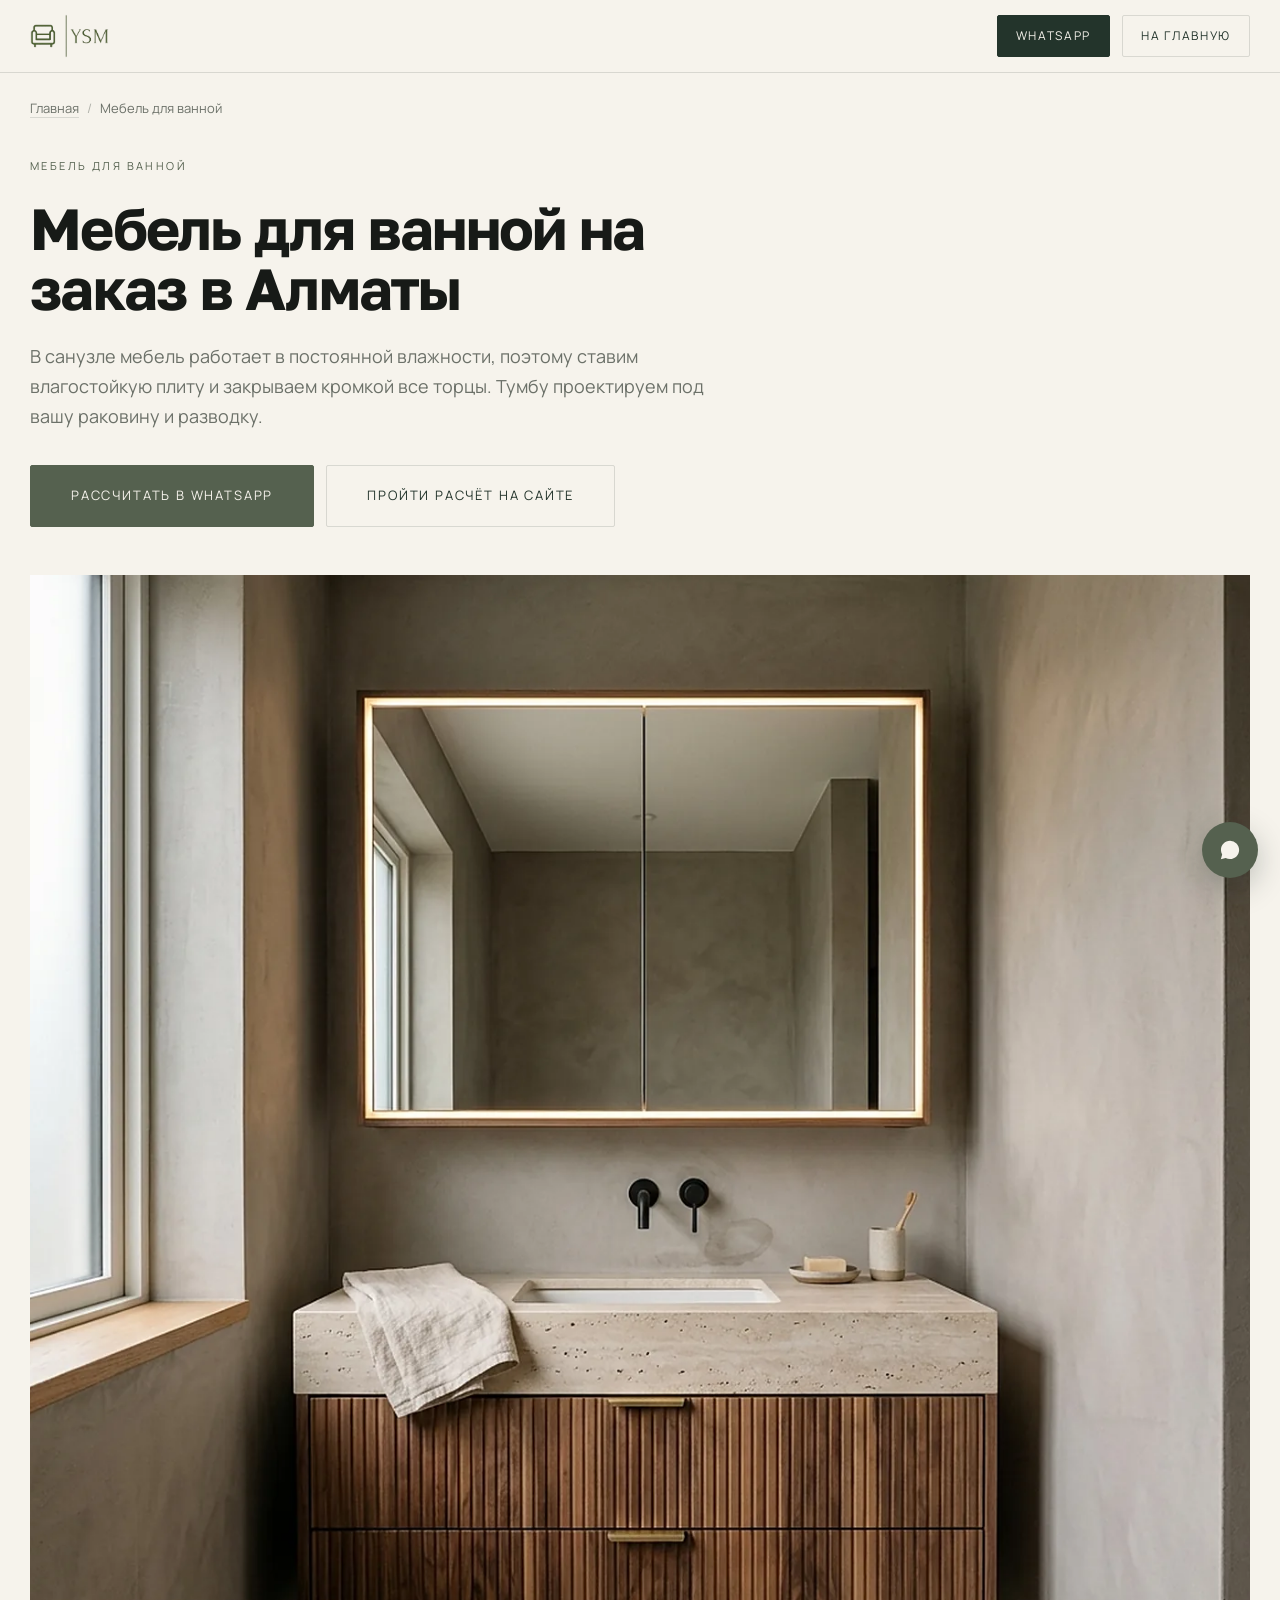
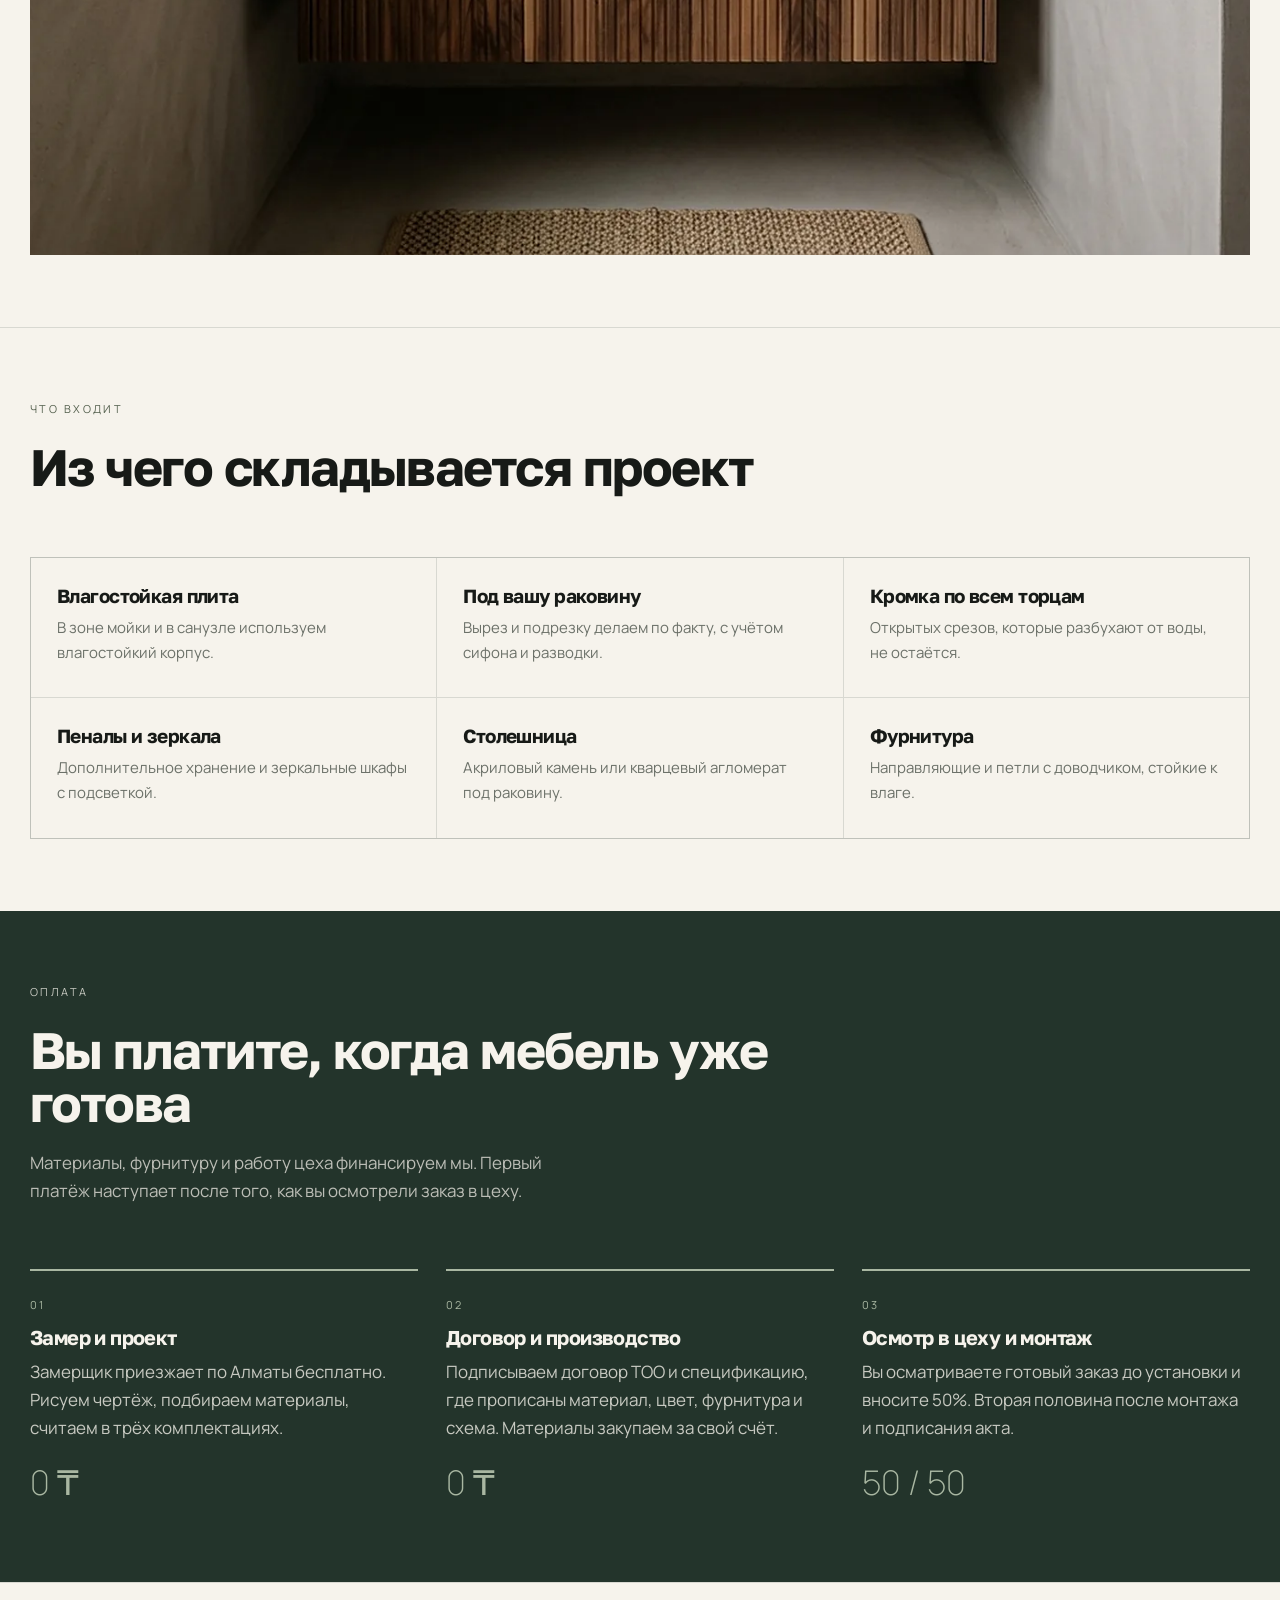
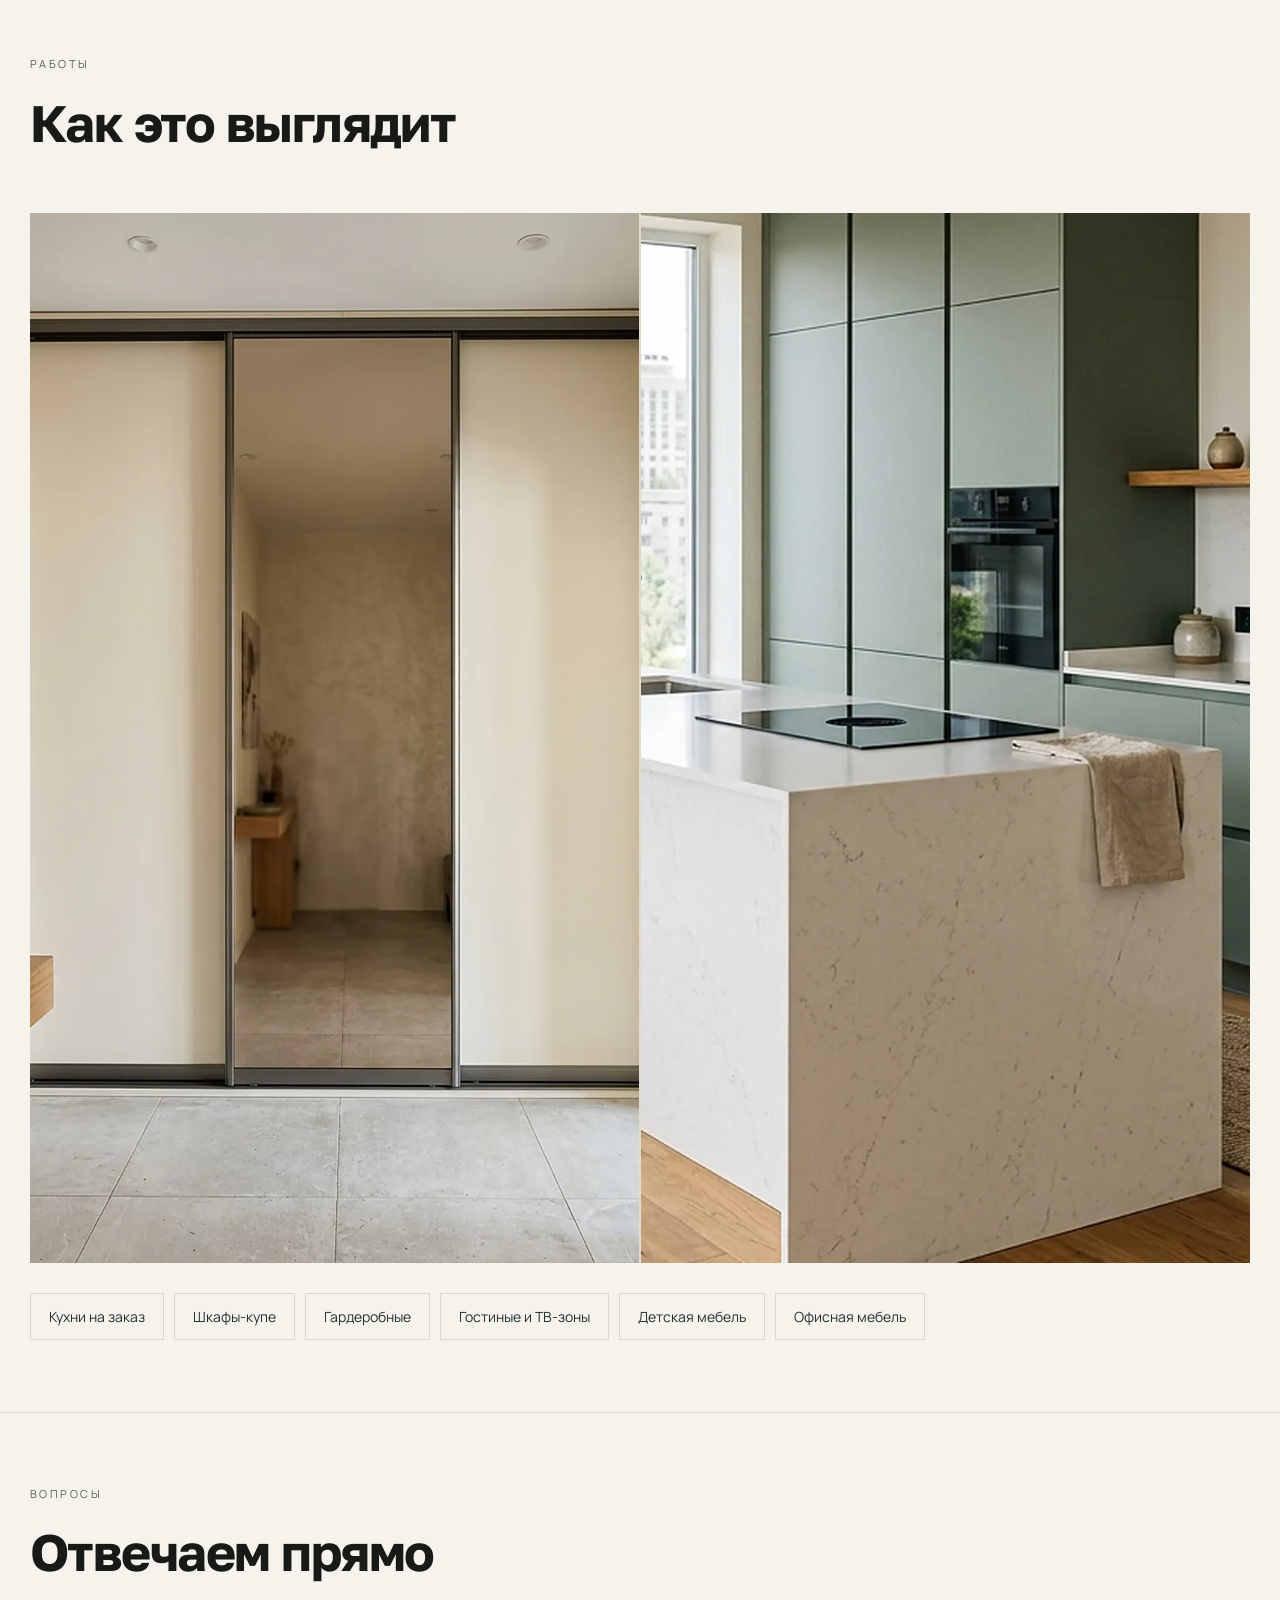
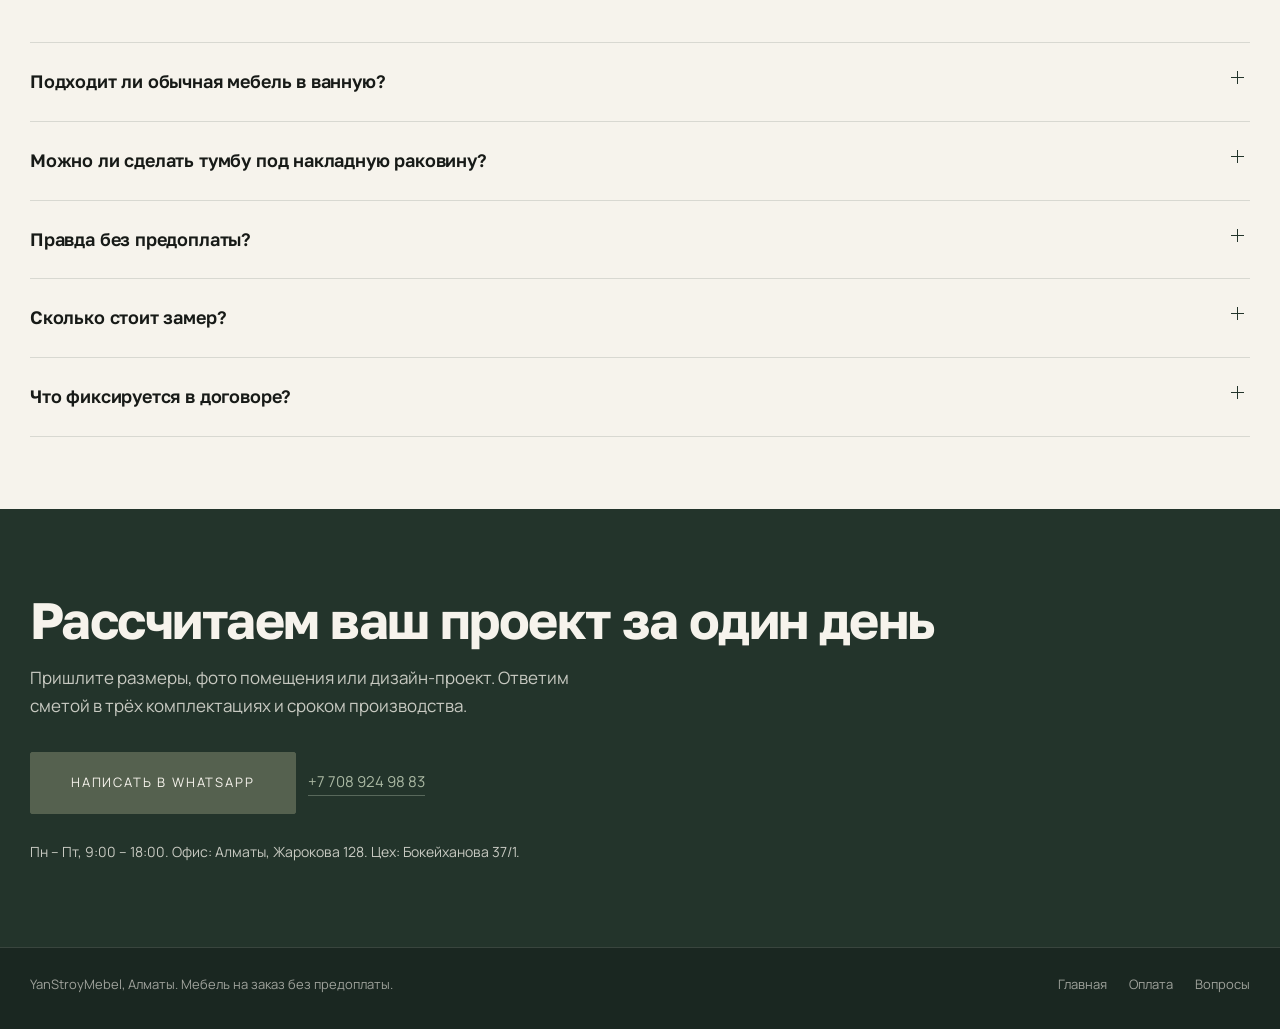
<file: mebel-dlya-vannoy/index.html>
<!DOCTYPE html>
<html lang="ru">
<head>
<meta charset="utf-8">
<meta name="viewport" content="width=device-width, initial-scale=1">
<title>Мебель для ванной на заказ в Алматы: тумбы и пеналы | YanStroyMebel</title>
<meta name="description" content="Влагостойкая мебель для ванной на заказ в Алматы: тумбы под раковину, пеналы, зеркальные шкафы. Влагостойкая плита, кромка по всем торцам, оплата после осмотра.">
<link rel="canonical" href="https://yan-stroy-mebel.kz/mebel-dlya-vannoy/">
<meta name="robots" content="index,follow,max-image-preview:large">
<meta name="geo.region" content="KZ-ALA">
<meta name="geo.placename" content="Алматы">
<meta property="og:site_name" content="YanStroyMebel">
<meta property="og:locale" content="ru_RU">
<meta property="og:type" content="article">
<meta property="og:url" content="https://yan-stroy-mebel.kz/mebel-dlya-vannoy/">
<meta property="og:title" content="Мебель для ванной на заказ в Алматы: тумбы и пеналы | YanStroyMebel">
<meta property="og:description" content="Влагостойкая мебель для ванной на заказ в Алматы: тумбы под раковину, пеналы, зеркальные шкафы. Влагостойкая плита, кромка по всем торцам, оплата после осмотра.">
<meta property="og:image" content="https://yan-stroy-mebel.kz/assets/og.jpg">
<meta name="twitter:card" content="summary_large_image">
<link rel="preconnect" href="https://fonts.googleapis.com">
<link rel="preconnect" href="https://fonts.gstatic.com" crossorigin>
<link href="https://fonts.googleapis.com/css2?family=Golos+Text:wght@400;500;600;700;800&family=Manrope:wght@200;300;400;500&display=swap" rel="stylesheet">
<link rel="icon" href="/assets/logo-mark.png">
<link rel="stylesheet" href="/styles.css?v=11">
<link rel="stylesheet" href="/pages.css?v=1">
</head>
<body>

<header class="pg-hdr"><div class="wrap pg-hdr__in">
<a class="pg-hdr__mark" href="/" aria-label="YanStroyMebel, на главную"><img src="/assets/logo-mark.png" alt="YanStroyMebel" width="449" height="250"></a>
<div class="pg-hdr__act"><a class="btn btn--sm" href="https://wa.me/77089249883?text=%D0%97%D0%B4%D1%80%D0%B0%D0%B2%D1%81%D1%82%D0%B2%D1%83%D0%B9%D1%82%D0%B5%21%20%D0%A5%D0%BE%D1%87%D1%83%20%D1%80%D0%B0%D1%81%D1%81%D1%87%D0%B8%D1%82%D0%B0%D1%82%D1%8C%20%D0%BC%D0%B5%D0%B1%D0%B5%D0%BB%D1%8C%20%D0%B4%D0%BB%D1%8F%20%D0%B2%D0%B0%D0%BD%D0%BD%D0%BE%D0%B9" target="_blank" rel="noopener">WhatsApp</a><a class="btn btn--sm btn--ghost" href="/">На главную</a></div>
</div></header>
<main>
<nav class="crumbs wrap" aria-label="Хлебные крошки"><a href="/">Главная</a><span>/</span>Мебель для ванной</nav>
<section class="pg-hero"><div class="wrap">
<p class="eyebrow eyebrow--brass">Мебель для ванной</p>
<h1>Мебель для ванной на заказ в Алматы</h1>
<p class="pg-hero__lead">В санузле мебель работает в постоянной влажности, поэтому ставим влагостойкую плиту и закрываем кромкой все торцы. Тумбу проектируем под вашу раковину и разводку.</p>
<div class="pg-hero__cta"><a class="btn btn--wa btn--lg" href="https://wa.me/77089249883?text=%D0%97%D0%B4%D1%80%D0%B0%D0%B2%D1%81%D1%82%D0%B2%D1%83%D0%B9%D1%82%D0%B5%21%20%D0%A5%D0%BE%D1%87%D1%83%20%D1%80%D0%B0%D1%81%D1%81%D1%87%D0%B8%D1%82%D0%B0%D1%82%D1%8C%20%D0%BC%D0%B5%D0%B1%D0%B5%D0%BB%D1%8C%20%D0%B4%D0%BB%D1%8F%20%D0%B2%D0%B0%D0%BD%D0%BD%D0%BE%D0%B9" target="_blank" rel="noopener">Рассчитать в WhatsApp</a><a class="btn btn--ghost btn--lg" href="/#quiz">Пройти расчёт на сайте</a></div>
<figure class="pg-hero__img"><img src="/assets/work/p04-vanity.webp" alt="Тумба под раковину на заказ, рифлёный орех и травертин" width="2560" height="1280" fetchpriority="high" decoding="async"></figure>
</div></section>
<section class="pg-sec"><div class="wrap">
<div class="sec-head"><p class="eyebrow eyebrow--brass">Что входит</p><h2 class="h2">Из чего складывается проект</h2></div>
<div class="pg-feats">
<article><h3>Влагостойкая плита</h3><p>В зоне мойки и в санузле используем влагостойкий корпус.</p></article>
<article><h3>Под вашу раковину</h3><p>Вырез и подрезку делаем по факту, с учётом сифона и разводки.</p></article>
<article><h3>Кромка по всем торцам</h3><p>Открытых срезов, которые разбухают от воды, не остаётся.</p></article>
<article><h3>Пеналы и зеркала</h3><p>Дополнительное хранение и зеркальные шкафы с подсветкой.</p></article>
<article><h3>Столешница</h3><p>Акриловый камень или кварцевый агломерат под раковину.</p></article>
<article><h3>Фурнитура</h3><p>Направляющие и петли с доводчиком, стойкие к влаге.</p></article>
</div></div></section>
<section class="pg-sec pg-sec--dark"><div class="wrap">
<div class="sec-head"><p class="eyebrow eyebrow--light">Оплата</p><h2 class="h2 h2--light">Вы платите, когда мебель уже готова</h2><p class="lead" style="color:rgba(246,243,236,.72)">Материалы, фурнитуру и работу цеха финансируем мы. Первый платёж наступает после того, как вы осмотрели заказ в цеху.</p></div>
<div class="pg-steps">
<article><i>01</i><h3>Замер и проект</h3><p>Замерщик приезжает по Алматы бесплатно. Рисуем чертёж, подбираем материалы, считаем в трёх комплектациях.</p><b>0 ₸</b></article>
<article><i>02</i><h3>Договор и производство</h3><p>Подписываем договор ТОО и спецификацию, где прописаны материал, цвет, фурнитура и схема. Материалы закупаем за свой счёт.</p><b>0 ₸</b></article>
<article><i>03</i><h3>Осмотр в цеху и монтаж</h3><p>Вы осматриваете готовый заказ до установки и вносите 50%. Вторая половина после монтажа и подписания акта.</p><b>50 / 50</b></article>
</div></div></section>
<section class="pg-sec"><div class="wrap">
<div class="sec-head"><p class="eyebrow eyebrow--brass">Работы</p><h2 class="h2">Как это выглядит</h2></div>
<div class="pg-gal">
<figure><img src="/assets/work/p03-sliding-wardrobe.webp" alt="Пенал с зеркальным фасадом" width="1400" height="1050" loading="lazy" decoding="async"></figure>
<figure><img src="/assets/work/p01-kitchen-island.webp" alt="Столешница из камня, тот же подход к влажным зонам" width="1400" height="1050" loading="lazy" decoding="async"></figure>
</div>
<div class="pg-links">
<a href="/kuhni-na-zakaz/">Кухни на заказ</a>
<a href="/shkafy-kupe/">Шкафы-купе</a>
<a href="/garderobnye/">Гардеробные</a>
<a href="/gostinye-tv-zony/">Гостиные и ТВ-зоны</a>
<a href="/detskaya-mebel/">Детская мебель</a>
<a href="/ofisnaya-mebel/">Офисная мебель</a>
</div></div></section>
<section class="pg-sec"><div class="wrap">
<div class="sec-head"><p class="eyebrow eyebrow--brass">Вопросы</p><h2 class="h2">Отвечаем прямо</h2></div>
<div class="acc">
<details><summary>Подходит ли обычная мебель в ванную?</summary><div><p>Нет. Обычная плита без влагостойкой пропитки и открытые торцы разбухают за пару лет. Поэтому в санузле ставим влагостойкий корпус и закрываем все торцы кромкой.</p></div></details>
<details><summary>Можно ли сделать тумбу под накладную раковину?</summary><div><p>Да, проектируем и под накладную, и под встраиваемую, и под подвесную.</p></div></details>
<details><summary>Правда без предоплаты?</summary><div><p>Вперёд вы не платите ничего. Материалы, фурнитуру и работу цеха финансируем мы. Первый платёж 50% вносится после того, как вы осмотрели готовый заказ в цеху перед установкой, вторые 50% после монтажа и подписания акта выполненных работ.</p></div></details>
<details><summary>Сколько стоит замер?</summary><div><p>По Алматы бесплатно и ни к чему не обязывает. После замера вы получаете чертёж и смету, дальше решаете сами.</p></div></details>
<details><summary>Что фиксируется в договоре?</summary><div><p>Договор ТОО и приложение к нему, спецификация: материал, цвет, фурнитура, схема и размеры каждого модуля. Сдаём заказ строго по спецификации.</p></div></details>
</div></div></section>
<section class="pg-cta"><div class="wrap">
<h2 class="h2">Рассчитаем ваш проект за один день</h2>
<p>Пришлите размеры, фото помещения или дизайн-проект. Ответим сметой в трёх комплектациях и сроком производства.</p>
<div class="pg-cta__row"><a class="btn btn--wa btn--lg" href="https://wa.me/77089249883?text=%D0%97%D0%B4%D1%80%D0%B0%D0%B2%D1%81%D1%82%D0%B2%D1%83%D0%B9%D1%82%D0%B5%21%20%D0%A5%D0%BE%D1%87%D1%83%20%D1%80%D0%B0%D1%81%D1%81%D1%87%D0%B8%D1%82%D0%B0%D1%82%D1%8C%20%D0%BC%D0%B5%D0%B1%D0%B5%D0%BB%D1%8C%20%D0%B4%D0%BB%D1%8F%20%D0%B2%D0%B0%D0%BD%D0%BD%D0%BE%D0%B9" target="_blank" rel="noopener">Написать в WhatsApp</a><a class="plain" href="tel:+77089249883">+7 708 924 98 83</a></div>
<p style="margin-top:26px;font-size:14px">Пн – Пт, 9:00 – 18:00. Офис: Алматы, Жарокова 128. Цех: Бокейханова 37/1.</p>
</div></section>
</main>
<footer class="ftr"><div class="wrap ftr__in"><p>YanStroyMebel, Алматы. Мебель на заказ без предоплаты.</p><nav><a href="/">Главная</a><a href="/#pay">Оплата</a><a href="/#faq">Вопросы</a></nav></div></footer>
<script type="application/ld+json">{"@context": "https://schema.org", "@graph": [{"@type": ["LocalBusiness", "FurnitureStore"], "@id": "https://yan-stroy-mebel.kz/#business", "name": "YanStroyMebel", "alternateName": ["Ян Строй Мебель", "Янстрой Мебель", "Янстрой", "Ян Строй", "Yan Stroy Mebel", "YanStroy", "ЯнСтройМебель", "YSM"], "description": "Производство корпусной мебели на заказ в Алматы: кухни, шкафы-купе, гардеробные, мебель для ванной и офиса. Материалы и работу цеха финансирует компания, первый платёж после осмотра готовой мебели.", "url": "https://yan-stroy-mebel.kz/", "telephone": "+77089249883", "image": "https://yan-stroy-mebel.kz/assets/og.jpg", "logo": "https://yan-stroy-mebel.kz/assets/logo.png", "priceRange": "$$", "currenciesAccepted": "KZT", "areaServed": {"@type": "City", "name": "Алматы"}, "address": {"@type": "PostalAddress", "streetAddress": "улица Жарокова, 128", "addressLocality": "Алматы", "addressRegion": "Алматы", "addressCountry": "KZ"}, "geo": {"@type": "GeoCoordinates", "latitude": 43.236824, "longitude": 76.900146}, "openingHoursSpecification": [{"@type": "OpeningHoursSpecification", "dayOfWeek": ["Monday", "Tuesday", "Wednesday", "Thursday", "Friday"], "opens": "09:00", "closes": "18:00"}], "sameAs": ["https://www.instagram.com/yan.stroy.mebel/"], "department": [{"@type": "LocalBusiness", "name": "YanStroyMebel, цех", "address": {"@type": "PostalAddress", "streetAddress": "улица Бокейханова, 37/1", "addressLocality": "Алматы", "addressCountry": "KZ"}, "telephone": "+77089249883"}]}, {"@type": "Service", "name": "Мебель для ванной", "serviceType": "Мебель для ванной на заказ в Алматы", "description": "Влагостойкая мебель для ванной на заказ в Алматы: тумбы под раковину, пеналы, зеркальные шкафы. Влагостойкая плита, кромка по всем торцам, оплата после осмотра.", "url": "https://yan-stroy-mebel.kz/mebel-dlya-vannoy/", "provider": {"@id": "https://yan-stroy-mebel.kz/#business"}, "areaServed": {"@type": "City", "name": "Алматы"}}, {"@type": "BreadcrumbList", "itemListElement": [{"@type": "ListItem", "position": 1, "name": "Главная", "item": "https://yan-stroy-mebel.kz/"}, {"@type": "ListItem", "position": 2, "name": "Мебель для ванной", "item": "https://yan-stroy-mebel.kz/mebel-dlya-vannoy/"}]}, {"@type": "FAQPage", "mainEntity": [{"@type": "Question", "name": "Подходит ли обычная мебель в ванную?", "acceptedAnswer": {"@type": "Answer", "text": "Нет. Обычная плита без влагостойкой пропитки и открытые торцы разбухают за пару лет. Поэтому в санузле ставим влагостойкий корпус и закрываем все торцы кромкой."}}, {"@type": "Question", "name": "Можно ли сделать тумбу под накладную раковину?", "acceptedAnswer": {"@type": "Answer", "text": "Да, проектируем и под накладную, и под встраиваемую, и под подвесную."}}, {"@type": "Question", "name": "Правда без предоплаты?", "acceptedAnswer": {"@type": "Answer", "text": "Вперёд вы не платите ничего. Материалы, фурнитуру и работу цеха финансируем мы. Первый платёж 50% вносится после того, как вы осмотрели готовый заказ в цеху перед установкой, вторые 50% после монтажа и подписания акта выполненных работ."}}, {"@type": "Question", "name": "Сколько стоит замер?", "acceptedAnswer": {"@type": "Answer", "text": "По Алматы бесплатно и ни к чему не обязывает. После замера вы получаете чертёж и смету, дальше решаете сами."}}, {"@type": "Question", "name": "Что фиксируется в договоре?", "acceptedAnswer": {"@type": "Answer", "text": "Договор ТОО и приложение к нему, спецификация: материал, цвет, фурнитура, схема и размеры каждого модуля. Сдаём заказ строго по спецификации."}}]}]}</script>
<a class="fab" href="https://wa.me/77089249883?text=%D0%97%D0%B4%D1%80%D0%B0%D0%B2%D1%81%D1%82%D0%B2%D1%83%D0%B9%D1%82%D0%B5%21%20%D0%A5%D0%BE%D1%87%D1%83%20%D1%80%D0%B0%D1%81%D1%81%D1%87%D0%B8%D1%82%D0%B0%D1%82%D1%8C%20%D0%BC%D0%B5%D0%B1%D0%B5%D0%BB%D1%8C%20%D0%B4%D0%BB%D1%8F%20%D0%B2%D0%B0%D0%BD%D0%BD%D0%BE%D0%B9" target="_blank" rel="noopener" aria-label="Написать в WhatsApp"><svg viewBox="0 0 24 24" width="22" height="22" fill="currentColor" aria-hidden="true"><path d="M12.04 2C6.58 2 2.13 6.45 2.13 11.91c0 1.75.46 3.45 1.32 4.95L2 22l5.25-1.38a9.9 9.9 0 0 0 4.79 1.22h.01c5.46 0 9.91-4.45 9.91-9.91 0-2.65-1.03-5.14-2.9-7.01A9.86 9.86 0 0 0 12.04 2Z"/></svg></a>
</body>
</html>
</file>
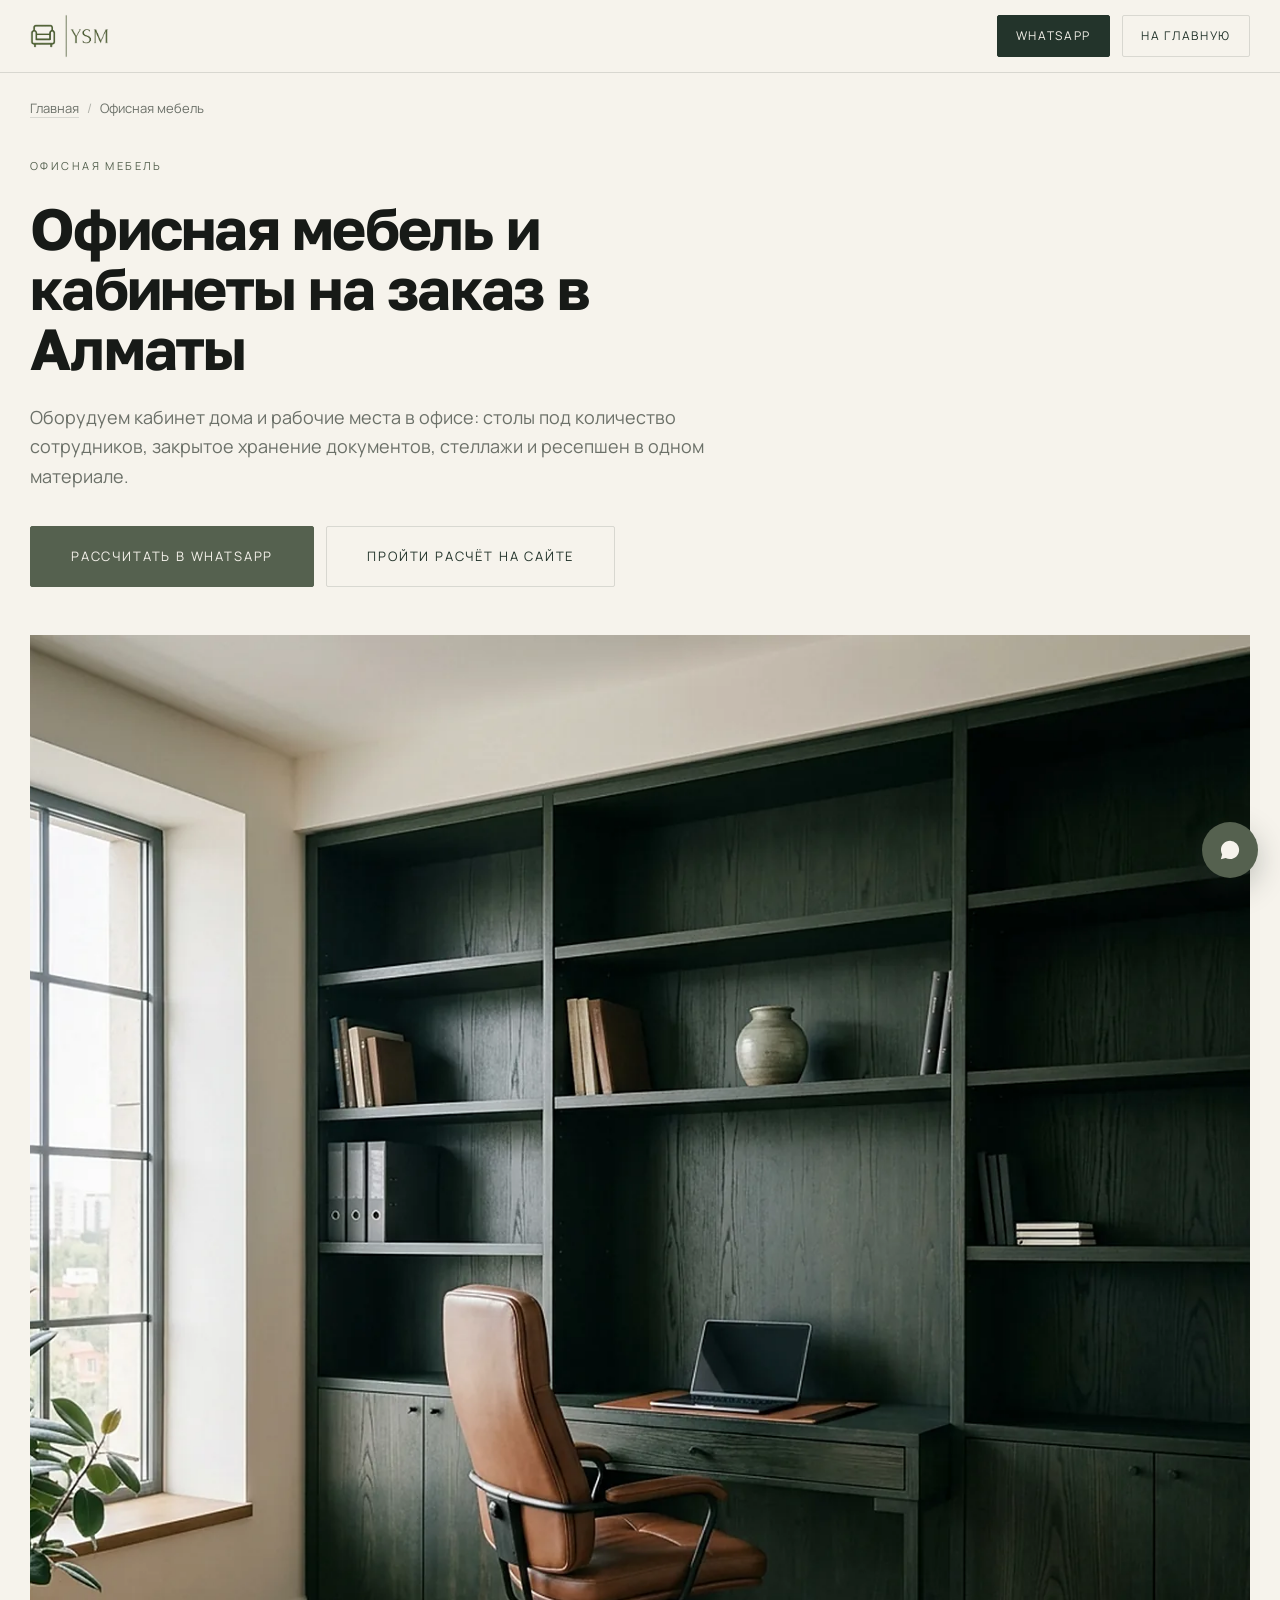
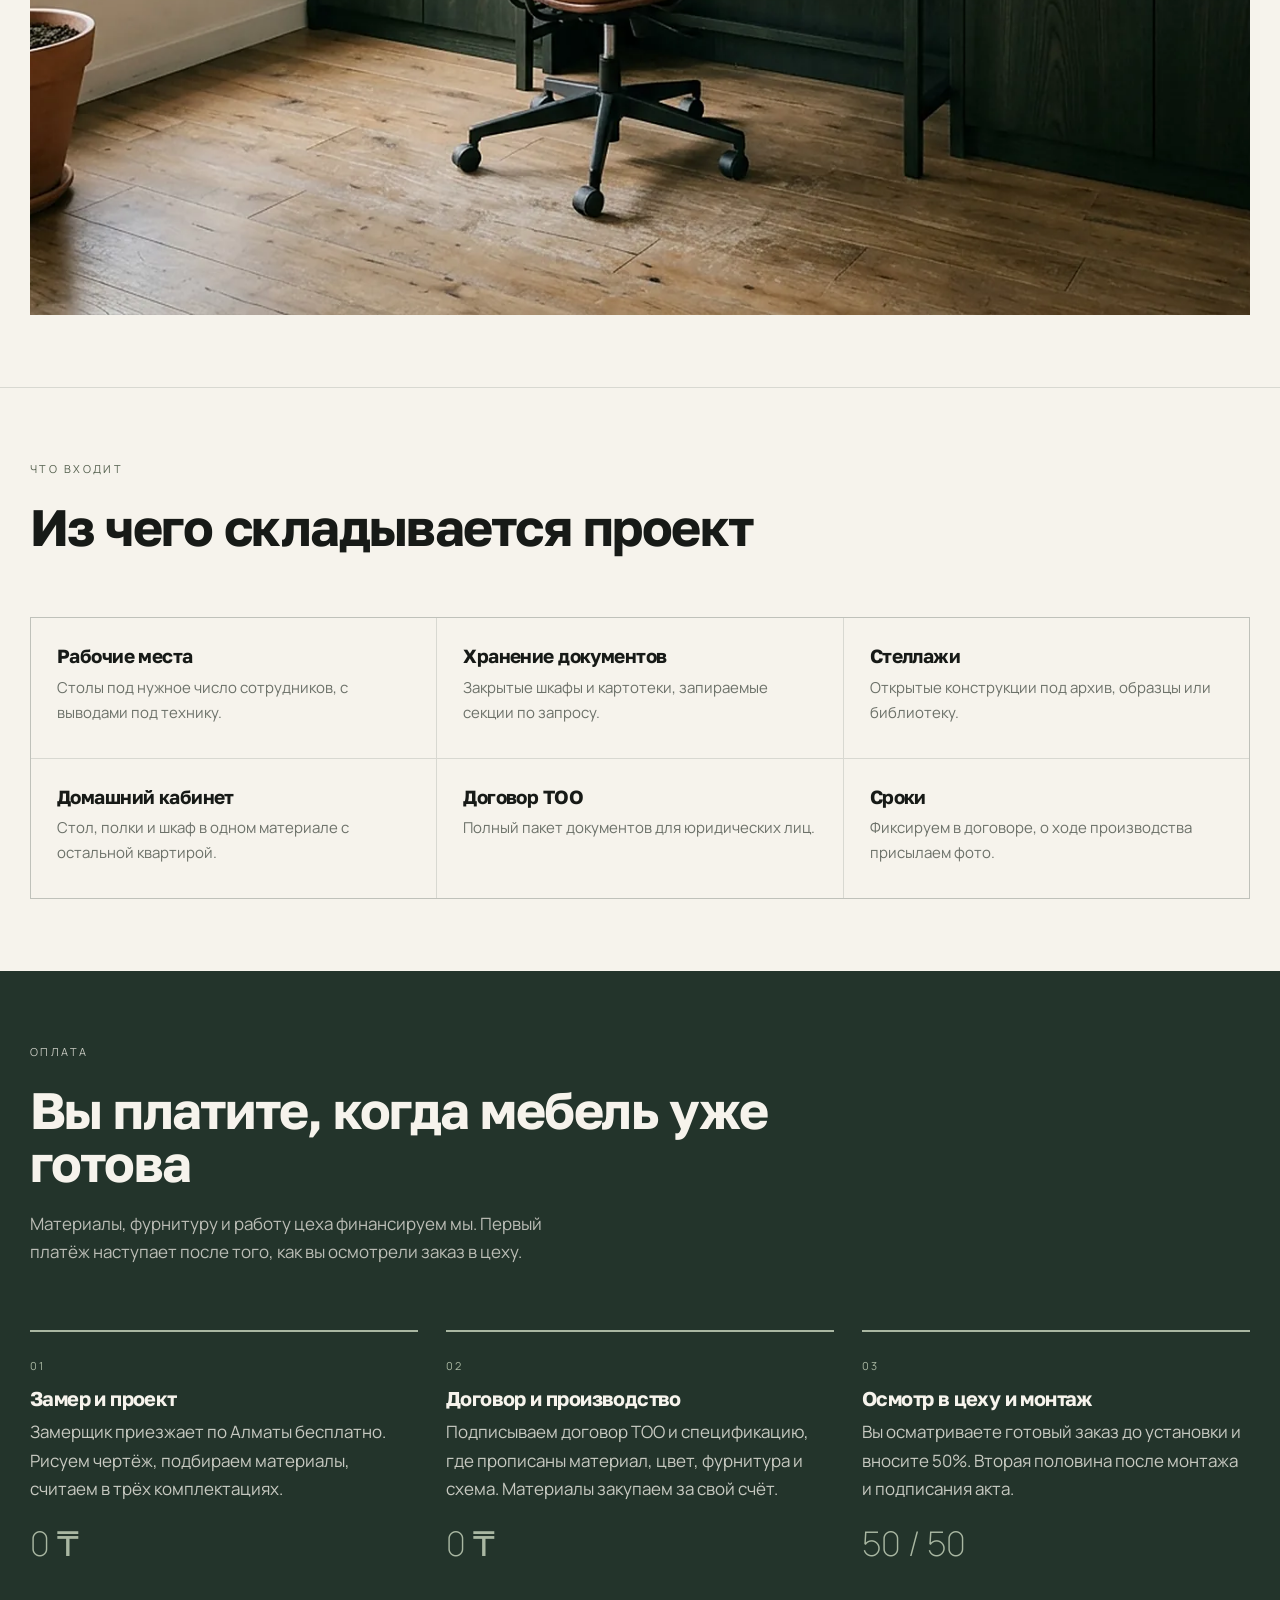
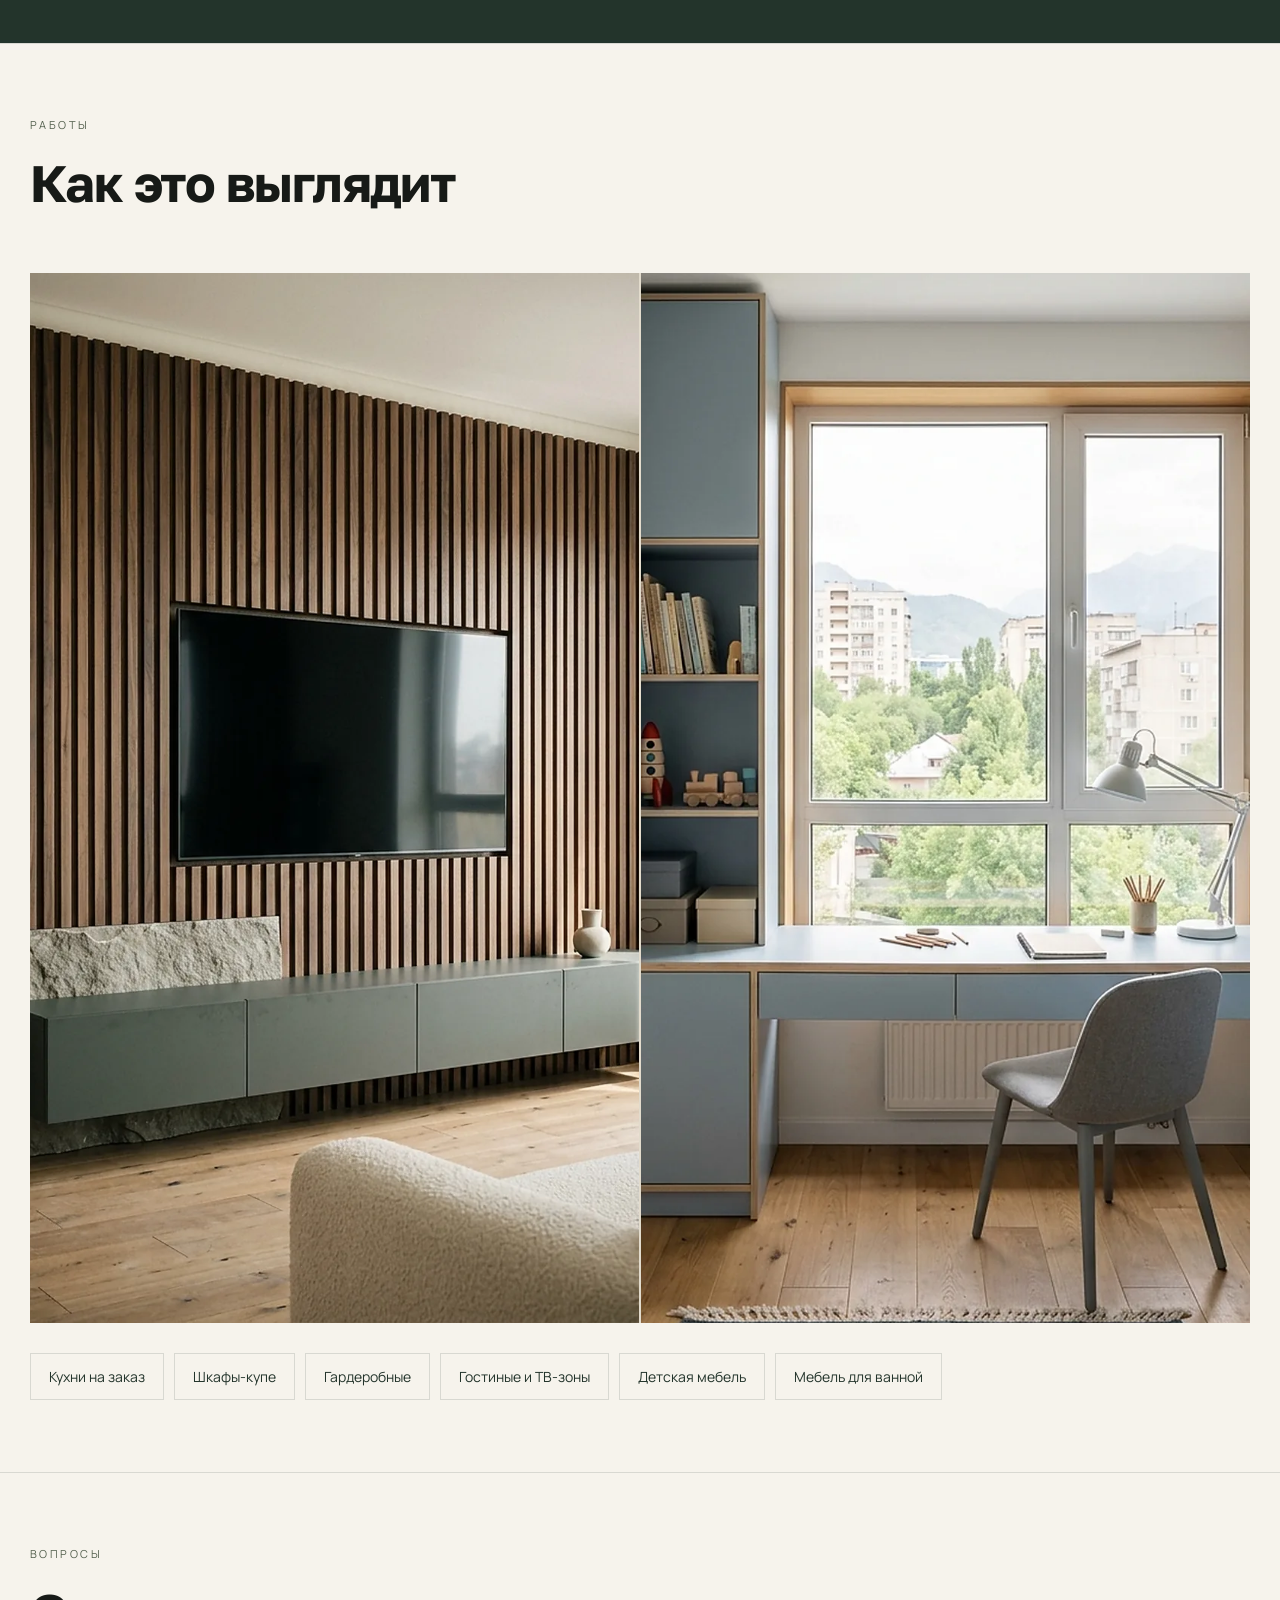
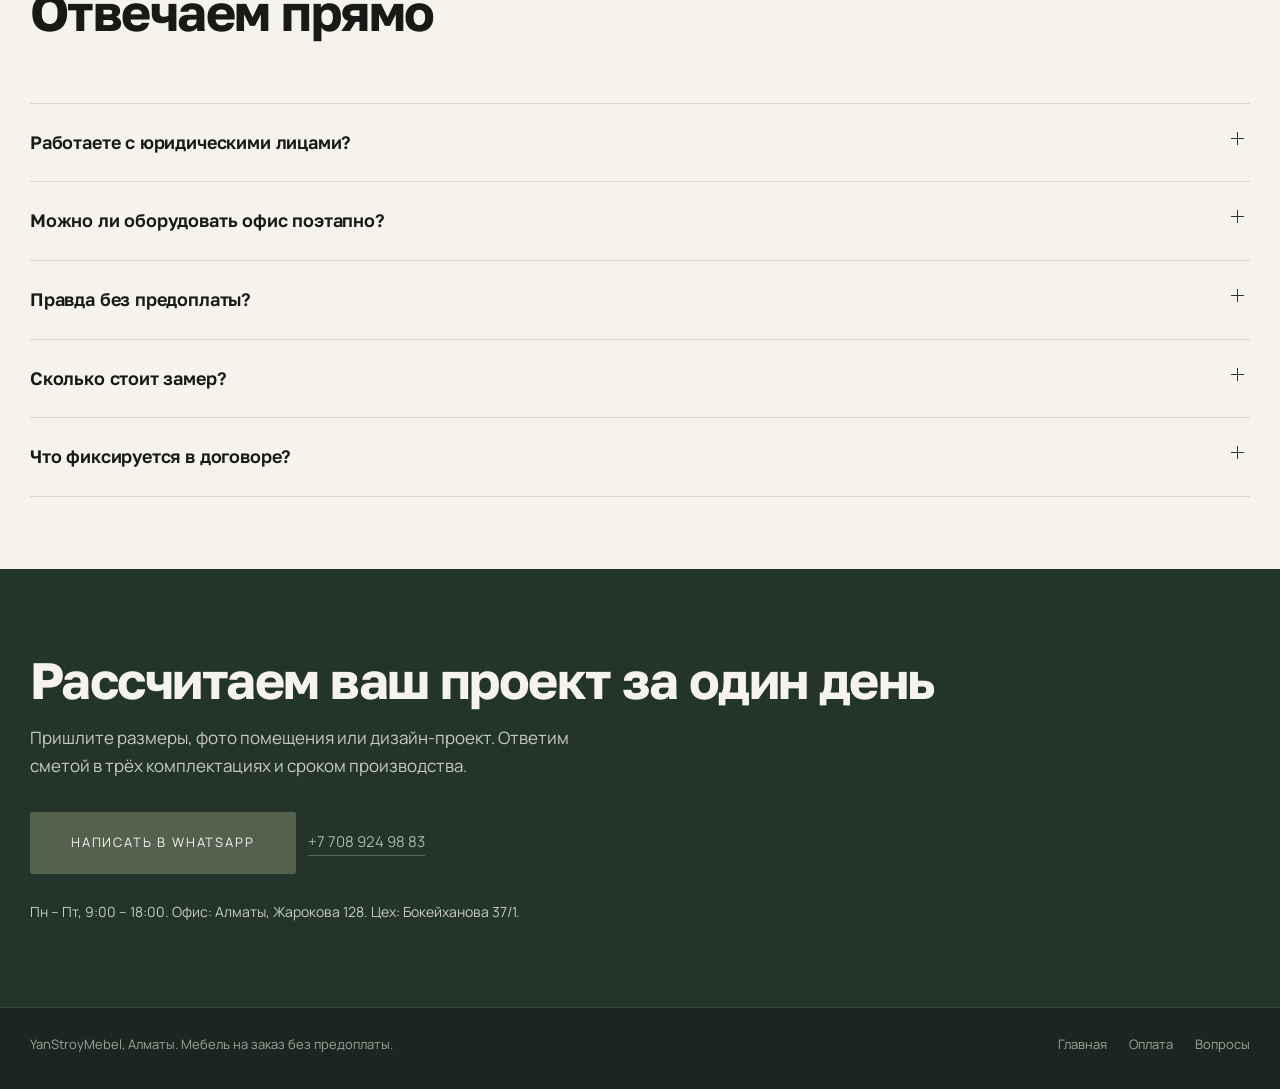
<file: ofisnaya-mebel/index.html>
<!DOCTYPE html>
<html lang="ru">
<head>
<meta charset="utf-8">
<meta name="viewport" content="width=device-width, initial-scale=1">
<title>Офисная мебель на заказ в Алматы: столы, стеллажи, кабинеты | YanStroyMebel</title>
<meta name="description" content="Офисная мебель на заказ в Алматы: рабочие столы, стеллажи, шкафы для документов, домашние кабинеты. Договор ТОО, оплата после осмотра и монтажа.">
<link rel="canonical" href="https://yan-stroy-mebel.kz/ofisnaya-mebel/">
<meta name="robots" content="index,follow,max-image-preview:large">
<meta name="geo.region" content="KZ-ALA">
<meta name="geo.placename" content="Алматы">
<meta property="og:site_name" content="YanStroyMebel">
<meta property="og:locale" content="ru_RU">
<meta property="og:type" content="article">
<meta property="og:url" content="https://yan-stroy-mebel.kz/ofisnaya-mebel/">
<meta property="og:title" content="Офисная мебель на заказ в Алматы: столы, стеллажи, кабинеты | YanStroyMebel">
<meta property="og:description" content="Офисная мебель на заказ в Алматы: рабочие столы, стеллажи, шкафы для документов, домашние кабинеты. Договор ТОО, оплата после осмотра и монтажа.">
<meta property="og:image" content="https://yan-stroy-mebel.kz/assets/og.jpg">
<meta name="twitter:card" content="summary_large_image">
<link rel="preconnect" href="https://fonts.googleapis.com">
<link rel="preconnect" href="https://fonts.gstatic.com" crossorigin>
<link href="https://fonts.googleapis.com/css2?family=Golos+Text:wght@400;500;600;700;800&family=Manrope:wght@200;300;400;500&display=swap" rel="stylesheet">
<link rel="icon" href="/assets/logo-mark.png">
<link rel="stylesheet" href="/styles.css?v=11">
<link rel="stylesheet" href="/pages.css?v=1">
</head>
<body>

<header class="pg-hdr"><div class="wrap pg-hdr__in">
<a class="pg-hdr__mark" href="/" aria-label="YanStroyMebel, на главную"><img src="/assets/logo-mark.png" alt="YanStroyMebel" width="449" height="250"></a>
<div class="pg-hdr__act"><a class="btn btn--sm" href="https://wa.me/77089249883?text=%D0%97%D0%B4%D1%80%D0%B0%D0%B2%D1%81%D1%82%D0%B2%D1%83%D0%B9%D1%82%D0%B5%21%20%D0%A5%D0%BE%D1%87%D1%83%20%D1%80%D0%B0%D1%81%D1%81%D1%87%D0%B8%D1%82%D0%B0%D1%82%D1%8C%20%D0%BE%D1%84%D0%B8%D1%81%D0%BD%D1%83%D1%8E%20%D0%BC%D0%B5%D0%B1%D0%B5%D0%BB%D1%8C" target="_blank" rel="noopener">WhatsApp</a><a class="btn btn--sm btn--ghost" href="/">На главную</a></div>
</div></header>
<main>
<nav class="crumbs wrap" aria-label="Хлебные крошки"><a href="/">Главная</a><span>/</span>Офисная мебель</nav>
<section class="pg-hero"><div class="wrap">
<p class="eyebrow eyebrow--brass">Офисная мебель</p>
<h1>Офисная мебель и кабинеты на заказ в Алматы</h1>
<p class="pg-hero__lead">Оборудуем кабинет дома и рабочие места в офисе: столы под количество сотрудников, закрытое хранение документов, стеллажи и ресепшен в одном материале.</p>
<div class="pg-hero__cta"><a class="btn btn--wa btn--lg" href="https://wa.me/77089249883?text=%D0%97%D0%B4%D1%80%D0%B0%D0%B2%D1%81%D1%82%D0%B2%D1%83%D0%B9%D1%82%D0%B5%21%20%D0%A5%D0%BE%D1%87%D1%83%20%D1%80%D0%B0%D1%81%D1%81%D1%87%D0%B8%D1%82%D0%B0%D1%82%D1%8C%20%D0%BE%D1%84%D0%B8%D1%81%D0%BD%D1%83%D1%8E%20%D0%BC%D0%B5%D0%B1%D0%B5%D0%BB%D1%8C" target="_blank" rel="noopener">Рассчитать в WhatsApp</a><a class="btn btn--ghost btn--lg" href="/#quiz">Пройти расчёт на сайте</a></div>
<figure class="pg-hero__img"><img src="/assets/work/p05-study.webp" alt="Кабинет и стеллаж на заказ, тонированный ясень" width="2560" height="1280" fetchpriority="high" decoding="async"></figure>
</div></section>
<section class="pg-sec"><div class="wrap">
<div class="sec-head"><p class="eyebrow eyebrow--brass">Что входит</p><h2 class="h2">Из чего складывается проект</h2></div>
<div class="pg-feats">
<article><h3>Рабочие места</h3><p>Столы под нужное число сотрудников, с выводами под технику.</p></article>
<article><h3>Хранение документов</h3><p>Закрытые шкафы и картотеки, запираемые секции по запросу.</p></article>
<article><h3>Стеллажи</h3><p>Открытые конструкции под архив, образцы или библиотеку.</p></article>
<article><h3>Домашний кабинет</h3><p>Стол, полки и шкаф в одном материале с остальной квартирой.</p></article>
<article><h3>Договор ТОО</h3><p>Полный пакет документов для юридических лиц.</p></article>
<article><h3>Сроки</h3><p>Фиксируем в договоре, о ходе производства присылаем фото.</p></article>
</div></div></section>
<section class="pg-sec pg-sec--dark"><div class="wrap">
<div class="sec-head"><p class="eyebrow eyebrow--light">Оплата</p><h2 class="h2 h2--light">Вы платите, когда мебель уже готова</h2><p class="lead" style="color:rgba(246,243,236,.72)">Материалы, фурнитуру и работу цеха финансируем мы. Первый платёж наступает после того, как вы осмотрели заказ в цеху.</p></div>
<div class="pg-steps">
<article><i>01</i><h3>Замер и проект</h3><p>Замерщик приезжает по Алматы бесплатно. Рисуем чертёж, подбираем материалы, считаем в трёх комплектациях.</p><b>0 ₸</b></article>
<article><i>02</i><h3>Договор и производство</h3><p>Подписываем договор ТОО и спецификацию, где прописаны материал, цвет, фурнитура и схема. Материалы закупаем за свой счёт.</p><b>0 ₸</b></article>
<article><i>03</i><h3>Осмотр в цеху и монтаж</h3><p>Вы осматриваете готовый заказ до установки и вносите 50%. Вторая половина после монтажа и подписания акта.</p><b>50 / 50</b></article>
</div></div></section>
<section class="pg-sec"><div class="wrap">
<div class="sec-head"><p class="eyebrow eyebrow--brass">Работы</p><h2 class="h2">Как это выглядит</h2></div>
<div class="pg-gal">
<figure><img src="/assets/work/p07-tv-wall.webp" alt="Стеновые панели и встроенное хранение" width="1400" height="1050" loading="lazy" decoding="async"></figure>
<figure><img src="/assets/work/p10-kids.webp" alt="Рабочее место вдоль окна" width="1400" height="1050" loading="lazy" decoding="async"></figure>
</div>
<div class="pg-links">
<a href="/kuhni-na-zakaz/">Кухни на заказ</a>
<a href="/shkafy-kupe/">Шкафы-купе</a>
<a href="/garderobnye/">Гардеробные</a>
<a href="/gostinye-tv-zony/">Гостиные и ТВ-зоны</a>
<a href="/detskaya-mebel/">Детская мебель</a>
<a href="/mebel-dlya-vannoy/">Мебель для ванной</a>
</div></div></section>
<section class="pg-sec"><div class="wrap">
<div class="sec-head"><p class="eyebrow eyebrow--brass">Вопросы</p><h2 class="h2">Отвечаем прямо</h2></div>
<div class="acc">
<details><summary>Работаете с юридическими лицами?</summary><div><p>Да, мы ТОО. Заключаем договор, выставляем счёт и закрываем сделку актом выполненных работ.</p></div></details>
<details><summary>Можно ли оборудовать офис поэтапно?</summary><div><p>Да, разбиваем проект на очереди и ставим сроки по каждой в договоре.</p></div></details>
<details><summary>Правда без предоплаты?</summary><div><p>Вперёд вы не платите ничего. Материалы, фурнитуру и работу цеха финансируем мы. Первый платёж 50% вносится после того, как вы осмотрели готовый заказ в цеху перед установкой, вторые 50% после монтажа и подписания акта выполненных работ.</p></div></details>
<details><summary>Сколько стоит замер?</summary><div><p>По Алматы бесплатно и ни к чему не обязывает. После замера вы получаете чертёж и смету, дальше решаете сами.</p></div></details>
<details><summary>Что фиксируется в договоре?</summary><div><p>Договор ТОО и приложение к нему, спецификация: материал, цвет, фурнитура, схема и размеры каждого модуля. Сдаём заказ строго по спецификации.</p></div></details>
</div></div></section>
<section class="pg-cta"><div class="wrap">
<h2 class="h2">Рассчитаем ваш проект за один день</h2>
<p>Пришлите размеры, фото помещения или дизайн-проект. Ответим сметой в трёх комплектациях и сроком производства.</p>
<div class="pg-cta__row"><a class="btn btn--wa btn--lg" href="https://wa.me/77089249883?text=%D0%97%D0%B4%D1%80%D0%B0%D0%B2%D1%81%D1%82%D0%B2%D1%83%D0%B9%D1%82%D0%B5%21%20%D0%A5%D0%BE%D1%87%D1%83%20%D1%80%D0%B0%D1%81%D1%81%D1%87%D0%B8%D1%82%D0%B0%D1%82%D1%8C%20%D0%BE%D1%84%D0%B8%D1%81%D0%BD%D1%83%D1%8E%20%D0%BC%D0%B5%D0%B1%D0%B5%D0%BB%D1%8C" target="_blank" rel="noopener">Написать в WhatsApp</a><a class="plain" href="tel:+77089249883">+7 708 924 98 83</a></div>
<p style="margin-top:26px;font-size:14px">Пн – Пт, 9:00 – 18:00. Офис: Алматы, Жарокова 128. Цех: Бокейханова 37/1.</p>
</div></section>
</main>
<footer class="ftr"><div class="wrap ftr__in"><p>YanStroyMebel, Алматы. Мебель на заказ без предоплаты.</p><nav><a href="/">Главная</a><a href="/#pay">Оплата</a><a href="/#faq">Вопросы</a></nav></div></footer>
<script type="application/ld+json">{"@context": "https://schema.org", "@graph": [{"@type": ["LocalBusiness", "FurnitureStore"], "@id": "https://yan-stroy-mebel.kz/#business", "name": "YanStroyMebel", "alternateName": ["Ян Строй Мебель", "Янстрой Мебель", "Янстрой", "Ян Строй", "Yan Stroy Mebel", "YanStroy", "ЯнСтройМебель", "YSM"], "description": "Производство корпусной мебели на заказ в Алматы: кухни, шкафы-купе, гардеробные, мебель для ванной и офиса. Материалы и работу цеха финансирует компания, первый платёж после осмотра готовой мебели.", "url": "https://yan-stroy-mebel.kz/", "telephone": "+77089249883", "image": "https://yan-stroy-mebel.kz/assets/og.jpg", "logo": "https://yan-stroy-mebel.kz/assets/logo.png", "priceRange": "$$", "currenciesAccepted": "KZT", "areaServed": {"@type": "City", "name": "Алматы"}, "address": {"@type": "PostalAddress", "streetAddress": "улица Жарокова, 128", "addressLocality": "Алматы", "addressRegion": "Алматы", "addressCountry": "KZ"}, "geo": {"@type": "GeoCoordinates", "latitude": 43.236824, "longitude": 76.900146}, "openingHoursSpecification": [{"@type": "OpeningHoursSpecification", "dayOfWeek": ["Monday", "Tuesday", "Wednesday", "Thursday", "Friday"], "opens": "09:00", "closes": "18:00"}], "sameAs": ["https://www.instagram.com/yan.stroy.mebel/"], "department": [{"@type": "LocalBusiness", "name": "YanStroyMebel, цех", "address": {"@type": "PostalAddress", "streetAddress": "улица Бокейханова, 37/1", "addressLocality": "Алматы", "addressCountry": "KZ"}, "telephone": "+77089249883"}]}, {"@type": "Service", "name": "Офисная мебель", "serviceType": "Офисная мебель и кабинеты на заказ в Алматы", "description": "Офисная мебель на заказ в Алматы: рабочие столы, стеллажи, шкафы для документов, домашние кабинеты. Договор ТОО, оплата после осмотра и монтажа.", "url": "https://yan-stroy-mebel.kz/ofisnaya-mebel/", "provider": {"@id": "https://yan-stroy-mebel.kz/#business"}, "areaServed": {"@type": "City", "name": "Алматы"}}, {"@type": "BreadcrumbList", "itemListElement": [{"@type": "ListItem", "position": 1, "name": "Главная", "item": "https://yan-stroy-mebel.kz/"}, {"@type": "ListItem", "position": 2, "name": "Офисная мебель", "item": "https://yan-stroy-mebel.kz/ofisnaya-mebel/"}]}, {"@type": "FAQPage", "mainEntity": [{"@type": "Question", "name": "Работаете с юридическими лицами?", "acceptedAnswer": {"@type": "Answer", "text": "Да, мы ТОО. Заключаем договор, выставляем счёт и закрываем сделку актом выполненных работ."}}, {"@type": "Question", "name": "Можно ли оборудовать офис поэтапно?", "acceptedAnswer": {"@type": "Answer", "text": "Да, разбиваем проект на очереди и ставим сроки по каждой в договоре."}}, {"@type": "Question", "name": "Правда без предоплаты?", "acceptedAnswer": {"@type": "Answer", "text": "Вперёд вы не платите ничего. Материалы, фурнитуру и работу цеха финансируем мы. Первый платёж 50% вносится после того, как вы осмотрели готовый заказ в цеху перед установкой, вторые 50% после монтажа и подписания акта выполненных работ."}}, {"@type": "Question", "name": "Сколько стоит замер?", "acceptedAnswer": {"@type": "Answer", "text": "По Алматы бесплатно и ни к чему не обязывает. После замера вы получаете чертёж и смету, дальше решаете сами."}}, {"@type": "Question", "name": "Что фиксируется в договоре?", "acceptedAnswer": {"@type": "Answer", "text": "Договор ТОО и приложение к нему, спецификация: материал, цвет, фурнитура, схема и размеры каждого модуля. Сдаём заказ строго по спецификации."}}]}]}</script>
<a class="fab" href="https://wa.me/77089249883?text=%D0%97%D0%B4%D1%80%D0%B0%D0%B2%D1%81%D1%82%D0%B2%D1%83%D0%B9%D1%82%D0%B5%21%20%D0%A5%D0%BE%D1%87%D1%83%20%D1%80%D0%B0%D1%81%D1%81%D1%87%D0%B8%D1%82%D0%B0%D1%82%D1%8C%20%D0%BE%D1%84%D0%B8%D1%81%D0%BD%D1%83%D1%8E%20%D0%BC%D0%B5%D0%B1%D0%B5%D0%BB%D1%8C" target="_blank" rel="noopener" aria-label="Написать в WhatsApp"><svg viewBox="0 0 24 24" width="22" height="22" fill="currentColor" aria-hidden="true"><path d="M12.04 2C6.58 2 2.13 6.45 2.13 11.91c0 1.75.46 3.45 1.32 4.95L2 22l5.25-1.38a9.9 9.9 0 0 0 4.79 1.22h.01c5.46 0 9.91-4.45 9.91-9.91 0-2.65-1.03-5.14-2.9-7.01A9.86 9.86 0 0 0 12.04 2Z"/></svg></a>
</body>
</html>
</file>
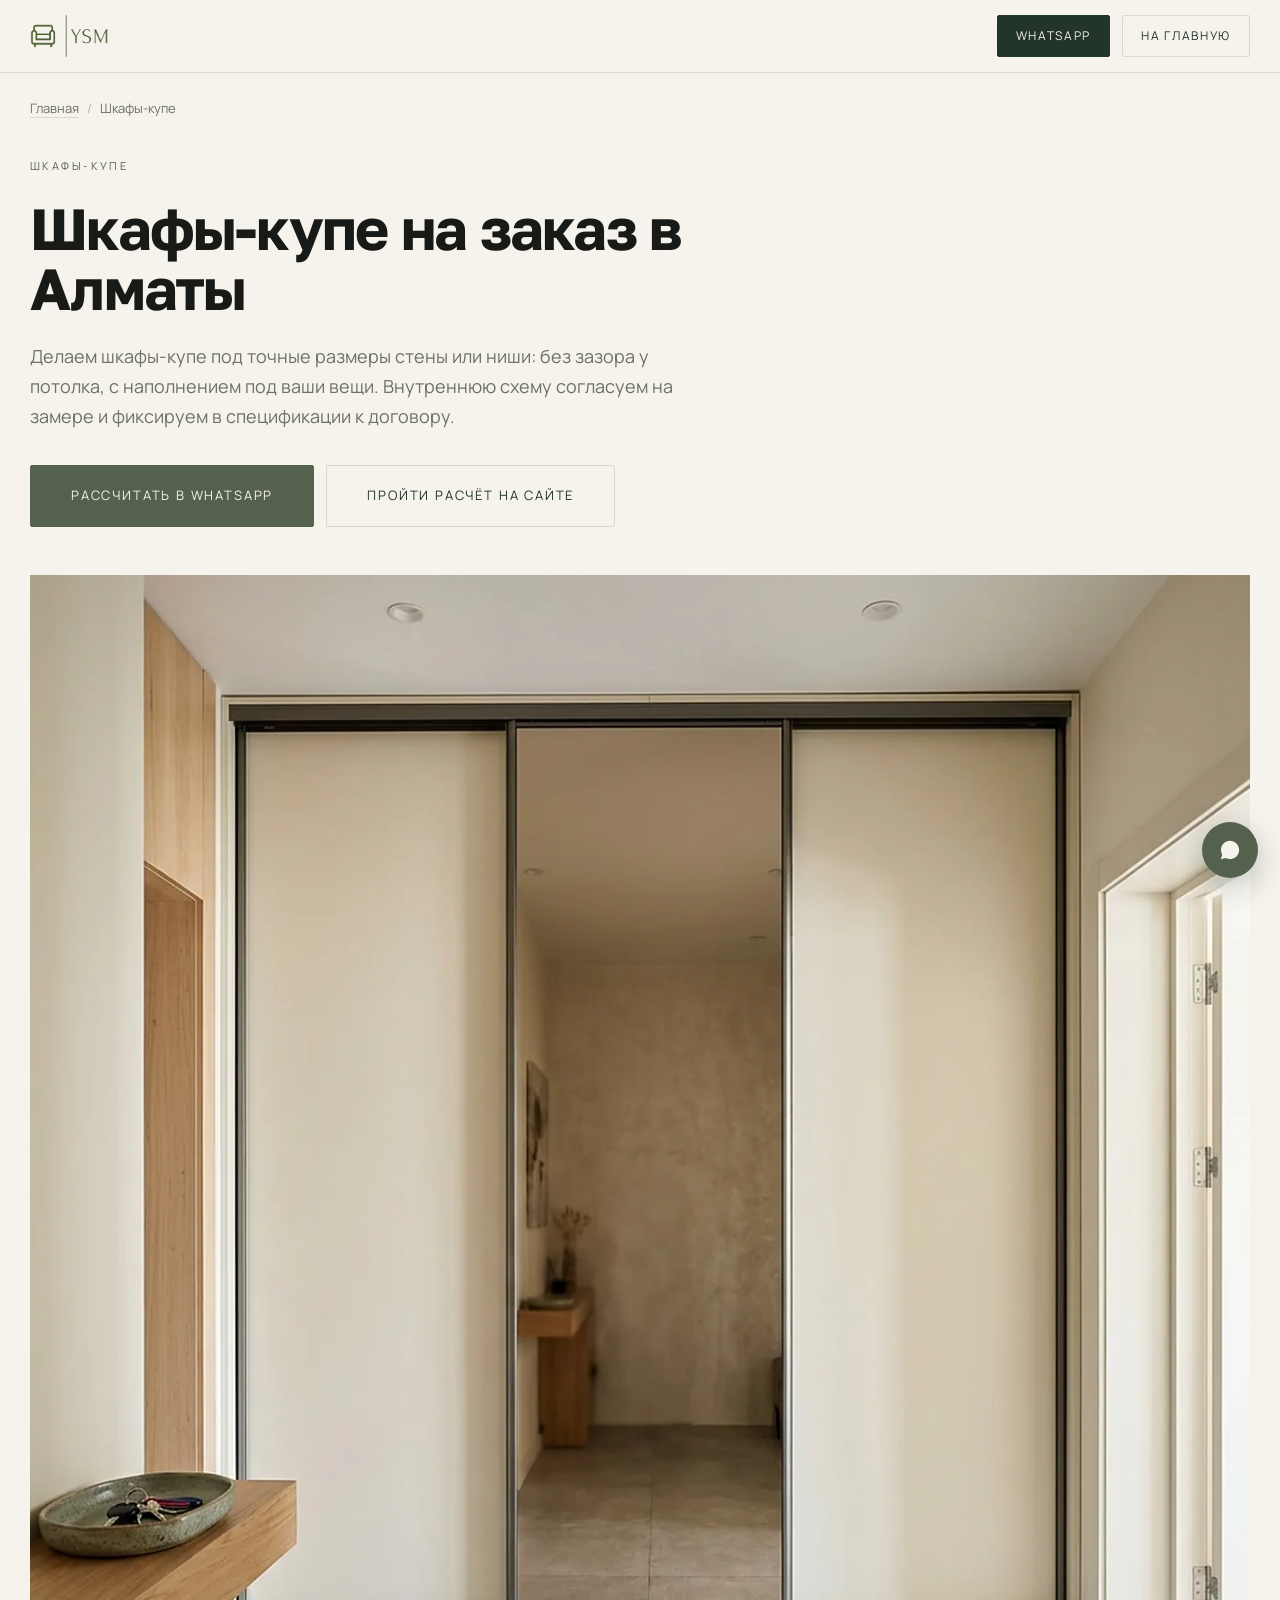
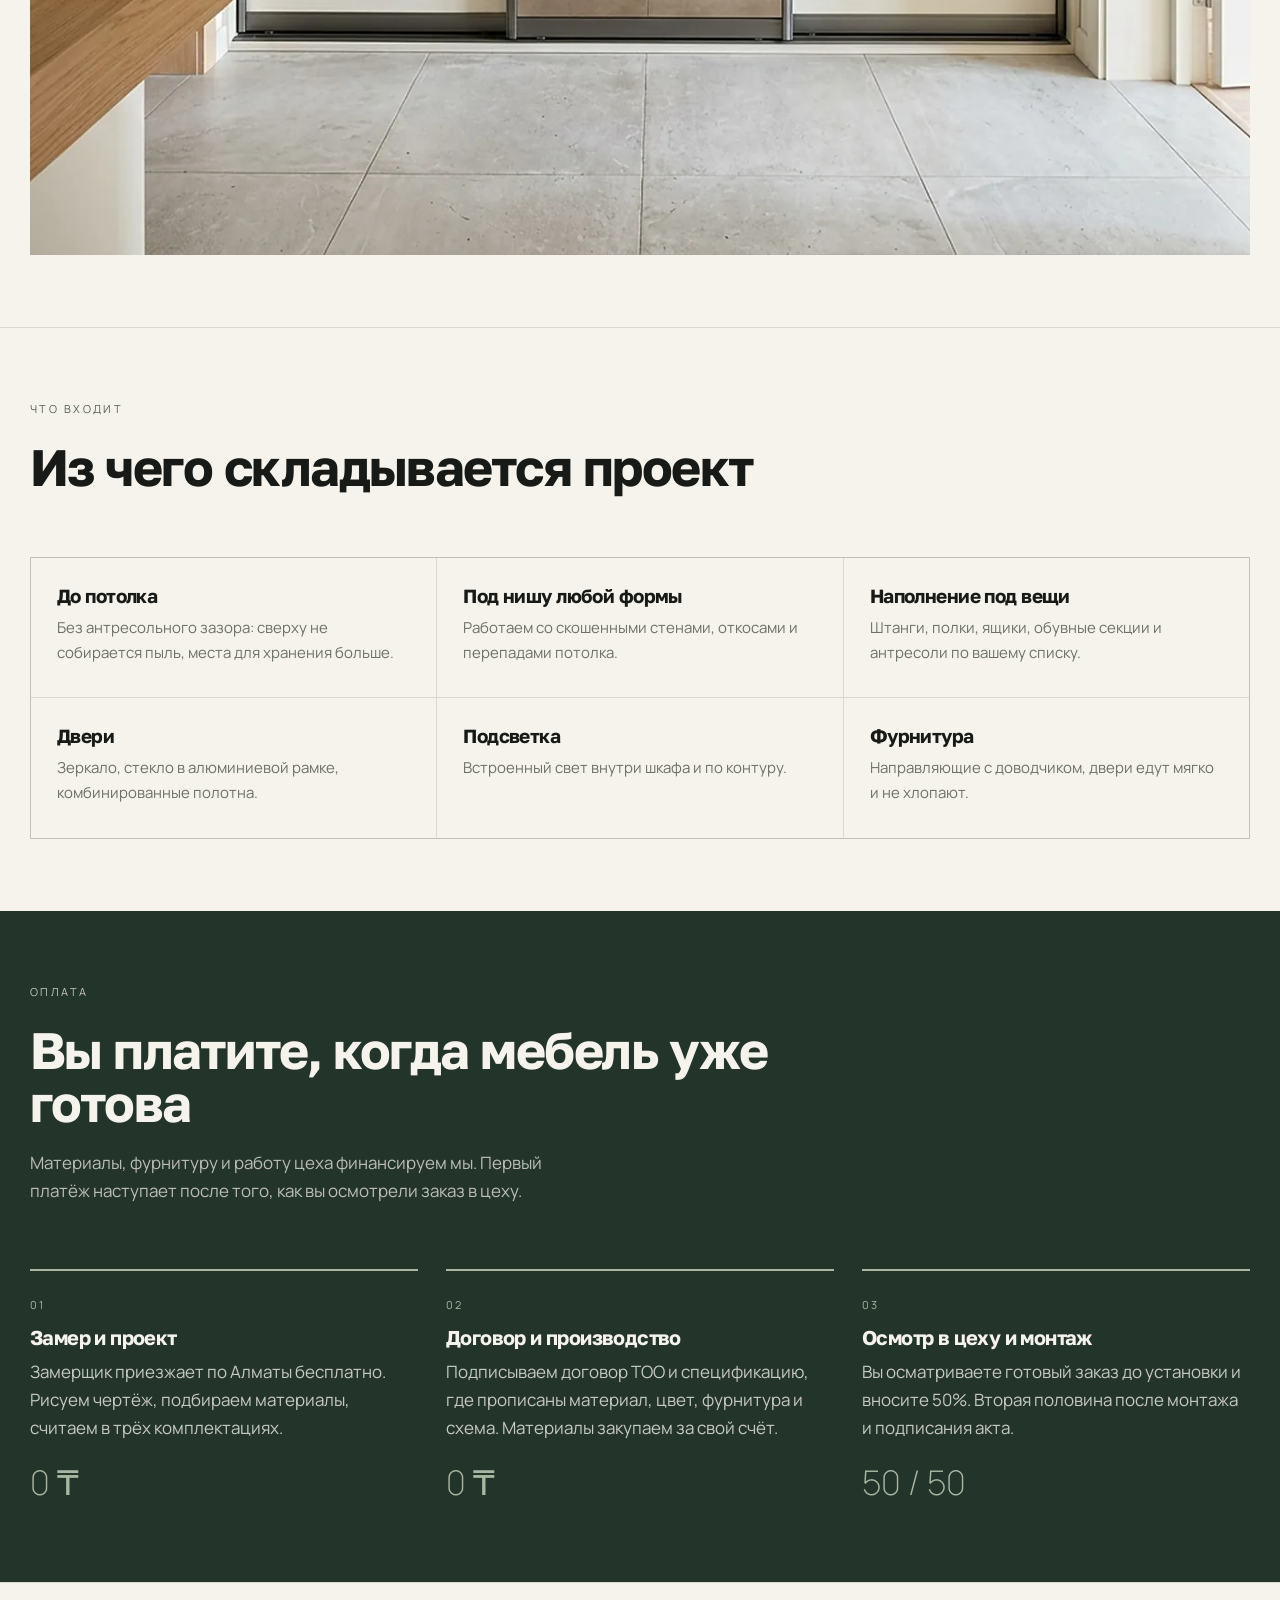
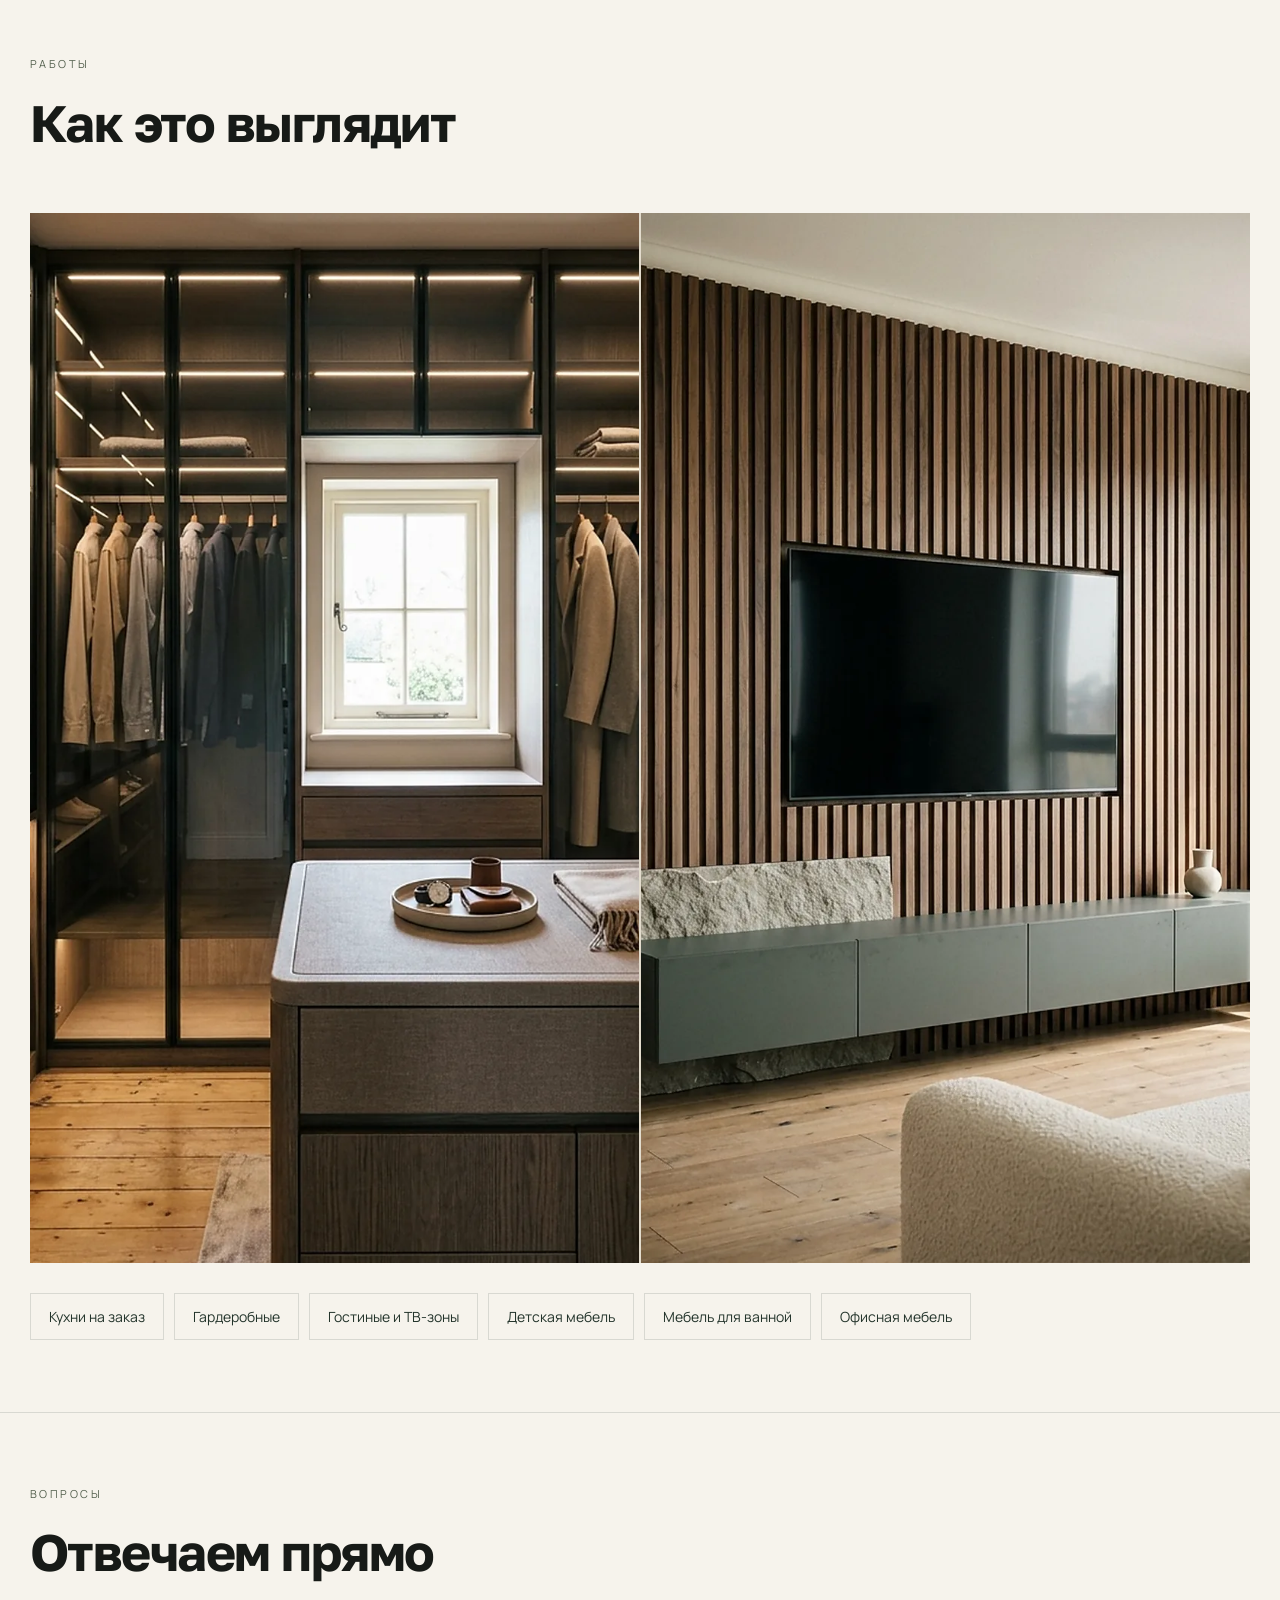
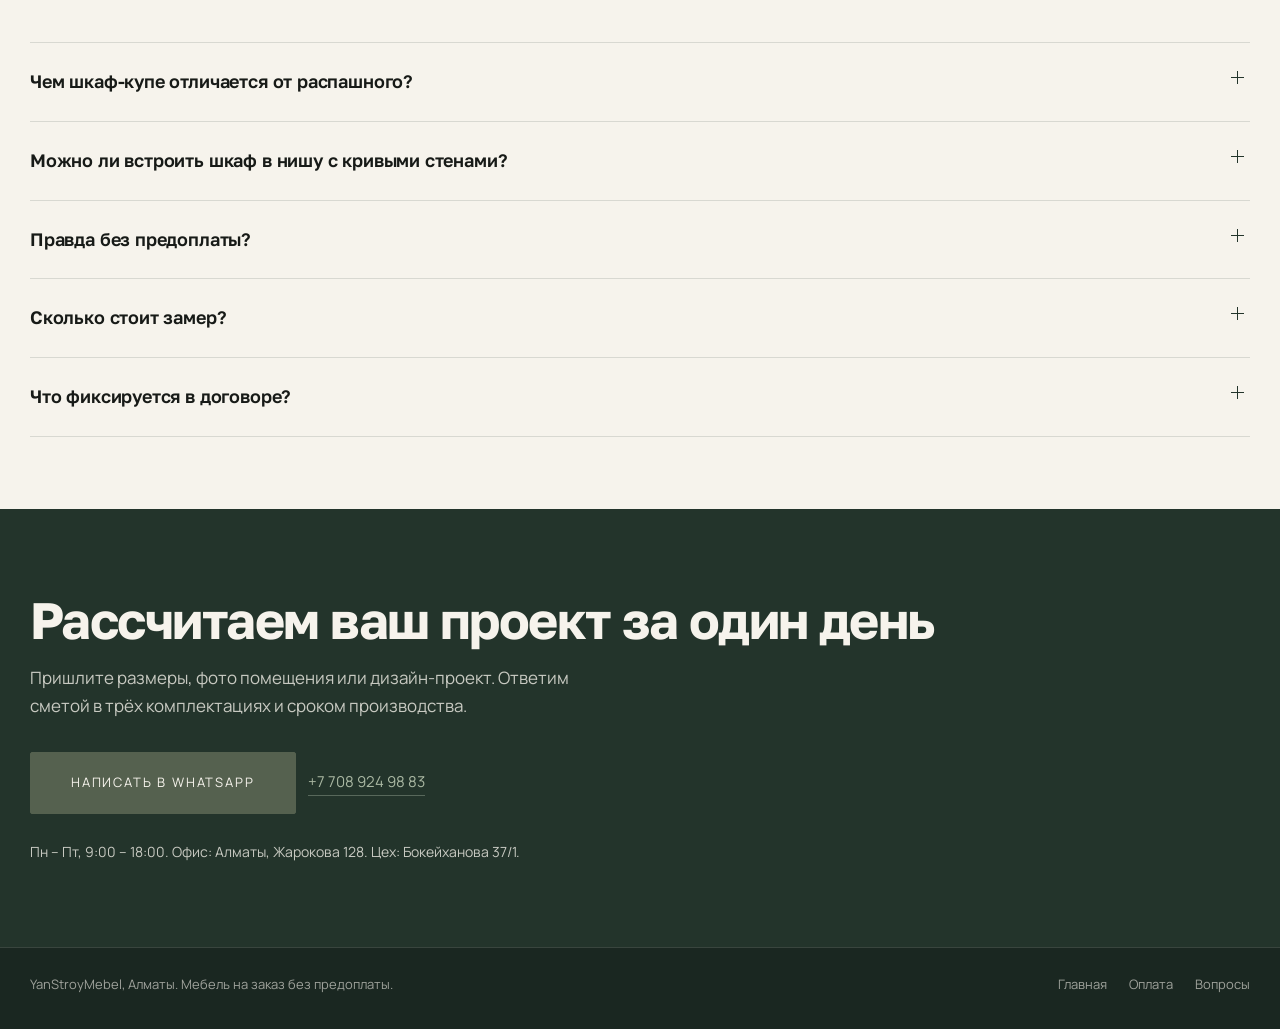
<file: shkafy-kupe/index.html>
<!DOCTYPE html>
<html lang="ru">
<head>
<meta charset="utf-8">
<meta name="viewport" content="width=device-width, initial-scale=1">
<title>Шкафы-купе на заказ в Алматы по размерам | YanStroyMebel</title>
<meta name="description" content="Шкафы-купе на заказ в Алматы: до потолка, встроенные в нишу, с зеркалом и подсветкой. Изготовление в своём цехе, оплата после осмотра готового шкафа. Бесплатный замер.">
<link rel="canonical" href="https://yan-stroy-mebel.kz/shkafy-kupe/">
<meta name="robots" content="index,follow,max-image-preview:large">
<meta name="geo.region" content="KZ-ALA">
<meta name="geo.placename" content="Алматы">
<meta property="og:site_name" content="YanStroyMebel">
<meta property="og:locale" content="ru_RU">
<meta property="og:type" content="article">
<meta property="og:url" content="https://yan-stroy-mebel.kz/shkafy-kupe/">
<meta property="og:title" content="Шкафы-купе на заказ в Алматы по размерам | YanStroyMebel">
<meta property="og:description" content="Шкафы-купе на заказ в Алматы: до потолка, встроенные в нишу, с зеркалом и подсветкой. Изготовление в своём цехе, оплата после осмотра готового шкафа. Бесплатный замер.">
<meta property="og:image" content="https://yan-stroy-mebel.kz/assets/og.jpg">
<meta name="twitter:card" content="summary_large_image">
<link rel="preconnect" href="https://fonts.googleapis.com">
<link rel="preconnect" href="https://fonts.gstatic.com" crossorigin>
<link href="https://fonts.googleapis.com/css2?family=Golos+Text:wght@400;500;600;700;800&family=Manrope:wght@200;300;400;500&display=swap" rel="stylesheet">
<link rel="icon" href="/assets/logo-mark.png">
<link rel="stylesheet" href="/styles.css?v=11">
<link rel="stylesheet" href="/pages.css?v=1">
</head>
<body>

<header class="pg-hdr"><div class="wrap pg-hdr__in">
<a class="pg-hdr__mark" href="/" aria-label="YanStroyMebel, на главную"><img src="/assets/logo-mark.png" alt="YanStroyMebel" width="449" height="250"></a>
<div class="pg-hdr__act"><a class="btn btn--sm" href="https://wa.me/77089249883?text=%D0%97%D0%B4%D1%80%D0%B0%D0%B2%D1%81%D1%82%D0%B2%D1%83%D0%B9%D1%82%D0%B5%21%20%D0%A5%D0%BE%D1%87%D1%83%20%D1%80%D0%B0%D1%81%D1%81%D1%87%D0%B8%D1%82%D0%B0%D1%82%D1%8C%20%D1%88%D0%BA%D0%B0%D1%84-%D0%BA%D1%83%D0%BF%D0%B5" target="_blank" rel="noopener">WhatsApp</a><a class="btn btn--sm btn--ghost" href="/">На главную</a></div>
</div></header>
<main>
<nav class="crumbs wrap" aria-label="Хлебные крошки"><a href="/">Главная</a><span>/</span>Шкафы-купе</nav>
<section class="pg-hero"><div class="wrap">
<p class="eyebrow eyebrow--brass">Шкафы-купе</p>
<h1>Шкафы-купе на заказ в Алматы</h1>
<p class="pg-hero__lead">Делаем шкафы-купе под точные размеры стены или ниши: без зазора у потолка, с наполнением под ваши вещи. Внутреннюю схему согласуем на замере и фиксируем в спецификации к договору.</p>
<div class="pg-hero__cta"><a class="btn btn--wa btn--lg" href="https://wa.me/77089249883?text=%D0%97%D0%B4%D1%80%D0%B0%D0%B2%D1%81%D1%82%D0%B2%D1%83%D0%B9%D1%82%D0%B5%21%20%D0%A5%D0%BE%D1%87%D1%83%20%D1%80%D0%B0%D1%81%D1%81%D1%87%D0%B8%D1%82%D0%B0%D1%82%D1%8C%20%D1%88%D0%BA%D0%B0%D1%84-%D0%BA%D1%83%D0%BF%D0%B5" target="_blank" rel="noopener">Рассчитать в WhatsApp</a><a class="btn btn--ghost btn--lg" href="/#quiz">Пройти расчёт на сайте</a></div>
<figure class="pg-hero__img"><img src="/assets/work/p03-sliding-wardrobe.webp" alt="Шкаф-купе на заказ в прихожую, эмаль и бронзовое зеркало" width="2560" height="1280" fetchpriority="high" decoding="async"></figure>
</div></section>
<section class="pg-sec"><div class="wrap">
<div class="sec-head"><p class="eyebrow eyebrow--brass">Что входит</p><h2 class="h2">Из чего складывается проект</h2></div>
<div class="pg-feats">
<article><h3>До потолка</h3><p>Без антресольного зазора: сверху не собирается пыль, места для хранения больше.</p></article>
<article><h3>Под нишу любой формы</h3><p>Работаем со скошенными стенами, откосами и перепадами потолка.</p></article>
<article><h3>Наполнение под вещи</h3><p>Штанги, полки, ящики, обувные секции и антресоли по вашему списку.</p></article>
<article><h3>Двери</h3><p>Зеркало, стекло в алюминиевой рамке, комбинированные полотна.</p></article>
<article><h3>Подсветка</h3><p>Встроенный свет внутри шкафа и по контуру.</p></article>
<article><h3>Фурнитура</h3><p>Направляющие с доводчиком, двери едут мягко и не хлопают.</p></article>
</div></div></section>
<section class="pg-sec pg-sec--dark"><div class="wrap">
<div class="sec-head"><p class="eyebrow eyebrow--light">Оплата</p><h2 class="h2 h2--light">Вы платите, когда мебель уже готова</h2><p class="lead" style="color:rgba(246,243,236,.72)">Материалы, фурнитуру и работу цеха финансируем мы. Первый платёж наступает после того, как вы осмотрели заказ в цеху.</p></div>
<div class="pg-steps">
<article><i>01</i><h3>Замер и проект</h3><p>Замерщик приезжает по Алматы бесплатно. Рисуем чертёж, подбираем материалы, считаем в трёх комплектациях.</p><b>0 ₸</b></article>
<article><i>02</i><h3>Договор и производство</h3><p>Подписываем договор ТОО и спецификацию, где прописаны материал, цвет, фурнитура и схема. Материалы закупаем за свой счёт.</p><b>0 ₸</b></article>
<article><i>03</i><h3>Осмотр в цеху и монтаж</h3><p>Вы осматриваете готовый заказ до установки и вносите 50%. Вторая половина после монтажа и подписания акта.</p><b>50 / 50</b></article>
</div></div></section>
<section class="pg-sec"><div class="wrap">
<div class="sec-head"><p class="eyebrow eyebrow--brass">Работы</p><h2 class="h2">Как это выглядит</h2></div>
<div class="pg-gal">
<figure><img src="/assets/work/p02-walk-in.webp" alt="Система хранения с полками, штангами и подсветкой" width="1400" height="1050" loading="lazy" decoding="async"></figure>
<figure><img src="/assets/work/p07-tv-wall.webp" alt="Шкаф и ТВ-зона в одной стене, реечные панели из ореха" width="1400" height="1050" loading="lazy" decoding="async"></figure>
</div>
<div class="pg-links">
<a href="/kuhni-na-zakaz/">Кухни на заказ</a>
<a href="/garderobnye/">Гардеробные</a>
<a href="/gostinye-tv-zony/">Гостиные и ТВ-зоны</a>
<a href="/detskaya-mebel/">Детская мебель</a>
<a href="/mebel-dlya-vannoy/">Мебель для ванной</a>
<a href="/ofisnaya-mebel/">Офисная мебель</a>
</div></div></section>
<section class="pg-sec"><div class="wrap">
<div class="sec-head"><p class="eyebrow eyebrow--brass">Вопросы</p><h2 class="h2">Отвечаем прямо</h2></div>
<div class="acc">
<details><summary>Чем шкаф-купе отличается от распашного?</summary><div><p>Купе не требует места для открывания дверей, поэтому подходит для узких прихожих и спален. В распашном удобнее видеть всё содержимое сразу, выбираем по планировке.</p></div></details>
<details><summary>Можно ли встроить шкаф в нишу с кривыми стенами?</summary><div><p>Да. Мебель делается по факту замера, неровности закрываем доборными планками.</p></div></details>
<details><summary>Правда без предоплаты?</summary><div><p>Вперёд вы не платите ничего. Материалы, фурнитуру и работу цеха финансируем мы. Первый платёж 50% вносится после того, как вы осмотрели готовый заказ в цеху перед установкой, вторые 50% после монтажа и подписания акта выполненных работ.</p></div></details>
<details><summary>Сколько стоит замер?</summary><div><p>По Алматы бесплатно и ни к чему не обязывает. После замера вы получаете чертёж и смету, дальше решаете сами.</p></div></details>
<details><summary>Что фиксируется в договоре?</summary><div><p>Договор ТОО и приложение к нему, спецификация: материал, цвет, фурнитура, схема и размеры каждого модуля. Сдаём заказ строго по спецификации.</p></div></details>
</div></div></section>
<section class="pg-cta"><div class="wrap">
<h2 class="h2">Рассчитаем ваш проект за один день</h2>
<p>Пришлите размеры, фото помещения или дизайн-проект. Ответим сметой в трёх комплектациях и сроком производства.</p>
<div class="pg-cta__row"><a class="btn btn--wa btn--lg" href="https://wa.me/77089249883?text=%D0%97%D0%B4%D1%80%D0%B0%D0%B2%D1%81%D1%82%D0%B2%D1%83%D0%B9%D1%82%D0%B5%21%20%D0%A5%D0%BE%D1%87%D1%83%20%D1%80%D0%B0%D1%81%D1%81%D1%87%D0%B8%D1%82%D0%B0%D1%82%D1%8C%20%D1%88%D0%BA%D0%B0%D1%84-%D0%BA%D1%83%D0%BF%D0%B5" target="_blank" rel="noopener">Написать в WhatsApp</a><a class="plain" href="tel:+77089249883">+7 708 924 98 83</a></div>
<p style="margin-top:26px;font-size:14px">Пн – Пт, 9:00 – 18:00. Офис: Алматы, Жарокова 128. Цех: Бокейханова 37/1.</p>
</div></section>
</main>
<footer class="ftr"><div class="wrap ftr__in"><p>YanStroyMebel, Алматы. Мебель на заказ без предоплаты.</p><nav><a href="/">Главная</a><a href="/#pay">Оплата</a><a href="/#faq">Вопросы</a></nav></div></footer>
<script type="application/ld+json">{"@context": "https://schema.org", "@graph": [{"@type": ["LocalBusiness", "FurnitureStore"], "@id": "https://yan-stroy-mebel.kz/#business", "name": "YanStroyMebel", "alternateName": ["Ян Строй Мебель", "Янстрой Мебель", "Янстрой", "Ян Строй", "Yan Stroy Mebel", "YanStroy", "ЯнСтройМебель", "YSM"], "description": "Производство корпусной мебели на заказ в Алматы: кухни, шкафы-купе, гардеробные, мебель для ванной и офиса. Материалы и работу цеха финансирует компания, первый платёж после осмотра готовой мебели.", "url": "https://yan-stroy-mebel.kz/", "telephone": "+77089249883", "image": "https://yan-stroy-mebel.kz/assets/og.jpg", "logo": "https://yan-stroy-mebel.kz/assets/logo.png", "priceRange": "$$", "currenciesAccepted": "KZT", "areaServed": {"@type": "City", "name": "Алматы"}, "address": {"@type": "PostalAddress", "streetAddress": "улица Жарокова, 128", "addressLocality": "Алматы", "addressRegion": "Алматы", "addressCountry": "KZ"}, "geo": {"@type": "GeoCoordinates", "latitude": 43.236824, "longitude": 76.900146}, "openingHoursSpecification": [{"@type": "OpeningHoursSpecification", "dayOfWeek": ["Monday", "Tuesday", "Wednesday", "Thursday", "Friday"], "opens": "09:00", "closes": "18:00"}], "sameAs": ["https://www.instagram.com/yan.stroy.mebel/"], "department": [{"@type": "LocalBusiness", "name": "YanStroyMebel, цех", "address": {"@type": "PostalAddress", "streetAddress": "улица Бокейханова, 37/1", "addressLocality": "Алматы", "addressCountry": "KZ"}, "telephone": "+77089249883"}]}, {"@type": "Service", "name": "Шкафы-купе", "serviceType": "Шкафы-купе на заказ в Алматы", "description": "Шкафы-купе на заказ в Алматы: до потолка, встроенные в нишу, с зеркалом и подсветкой. Изготовление в своём цехе, оплата после осмотра готового шкафа. Бесплатный замер.", "url": "https://yan-stroy-mebel.kz/shkafy-kupe/", "provider": {"@id": "https://yan-stroy-mebel.kz/#business"}, "areaServed": {"@type": "City", "name": "Алматы"}}, {"@type": "BreadcrumbList", "itemListElement": [{"@type": "ListItem", "position": 1, "name": "Главная", "item": "https://yan-stroy-mebel.kz/"}, {"@type": "ListItem", "position": 2, "name": "Шкафы-купе", "item": "https://yan-stroy-mebel.kz/shkafy-kupe/"}]}, {"@type": "FAQPage", "mainEntity": [{"@type": "Question", "name": "Чем шкаф-купе отличается от распашного?", "acceptedAnswer": {"@type": "Answer", "text": "Купе не требует места для открывания дверей, поэтому подходит для узких прихожих и спален. В распашном удобнее видеть всё содержимое сразу, выбираем по планировке."}}, {"@type": "Question", "name": "Можно ли встроить шкаф в нишу с кривыми стенами?", "acceptedAnswer": {"@type": "Answer", "text": "Да. Мебель делается по факту замера, неровности закрываем доборными планками."}}, {"@type": "Question", "name": "Правда без предоплаты?", "acceptedAnswer": {"@type": "Answer", "text": "Вперёд вы не платите ничего. Материалы, фурнитуру и работу цеха финансируем мы. Первый платёж 50% вносится после того, как вы осмотрели готовый заказ в цеху перед установкой, вторые 50% после монтажа и подписания акта выполненных работ."}}, {"@type": "Question", "name": "Сколько стоит замер?", "acceptedAnswer": {"@type": "Answer", "text": "По Алматы бесплатно и ни к чему не обязывает. После замера вы получаете чертёж и смету, дальше решаете сами."}}, {"@type": "Question", "name": "Что фиксируется в договоре?", "acceptedAnswer": {"@type": "Answer", "text": "Договор ТОО и приложение к нему, спецификация: материал, цвет, фурнитура, схема и размеры каждого модуля. Сдаём заказ строго по спецификации."}}]}]}</script>
<a class="fab" href="https://wa.me/77089249883?text=%D0%97%D0%B4%D1%80%D0%B0%D0%B2%D1%81%D1%82%D0%B2%D1%83%D0%B9%D1%82%D0%B5%21%20%D0%A5%D0%BE%D1%87%D1%83%20%D1%80%D0%B0%D1%81%D1%81%D1%87%D0%B8%D1%82%D0%B0%D1%82%D1%8C%20%D1%88%D0%BA%D0%B0%D1%84-%D0%BA%D1%83%D0%BF%D0%B5" target="_blank" rel="noopener" aria-label="Написать в WhatsApp"><svg viewBox="0 0 24 24" width="22" height="22" fill="currentColor" aria-hidden="true"><path d="M12.04 2C6.58 2 2.13 6.45 2.13 11.91c0 1.75.46 3.45 1.32 4.95L2 22l5.25-1.38a9.9 9.9 0 0 0 4.79 1.22h.01c5.46 0 9.91-4.45 9.91-9.91 0-2.65-1.03-5.14-2.9-7.01A9.86 9.86 0 0 0 12.04 2Z"/></svg></a>
</body>
</html>
</file>
<file: styles.css>
:root{
  --bone:#F6F3EC;
  --bone-2:#EDE8DD;
  --bone-3:#E2DBCC;
  --forest:#23342B;
  --forest-2:#1A2721;
  --forest-3:#2F4438;
  --sage:#8C9B86;
  --sage-soft:#A9B7A2;
  --sage-deep:#55614F;
  --ink:#171A17;
  --muted:#6C7169;
  --line:rgba(35,52,43,.14);
  --wrap:1220px;
  --r:2px;
  --ease:cubic-bezier(.2,.8,.2,1);
}
*,*::before,*::after{box-sizing:border-box}
html{scroll-behavior:smooth;-webkit-text-size-adjust:100%}
body{
  margin:0;background:var(--bone);color:var(--ink);
  font:400 17px/1.65 Manrope,system-ui,-apple-system,"Segoe UI",sans-serif;
  -webkit-font-smoothing:antialiased;overflow-x:hidden;
}
img{max-width:100%;display:block}
a{color:inherit}
h1,h2,h3{margin:0;font-family:"Golos Text",system-ui,sans-serif;font-weight:700;letter-spacing:-.03em;line-height:1.04}
p{margin:0}
button{font:inherit;color:inherit}
.wrap{width:min(100% - 44px,var(--wrap));margin-inline:auto}
.skip{position:absolute;left:-9999px}
.skip:focus{left:16px;top:16px;z-index:99;background:var(--forest);color:var(--bone);padding:10px 16px}
:focus-visible{outline:2px solid var(--sage-deep);outline-offset:3px}

/* ---------- typography helpers ---------- */
.eyebrow{
  font-size:11px;letter-spacing:.22em;text-transform:uppercase;color:var(--muted);
  font-weight:400;margin-bottom:22px;
}
.eyebrow--brass{color:var(--sage-deep)}
.eyebrow--light{color:var(--sage-soft)}
.h2{font-size:clamp(29px,4vw,52px)}
.h2--light{color:var(--bone)}
.lead{color:var(--muted);font-size:17px;max-width:56ch;margin-top:20px}
.sec-head{margin-bottom:64px;max-width:820px}

/* ---------- buttons ---------- */
.btn{
  display:inline-flex;align-items:center;justify-content:center;gap:10px;
  background:var(--forest);color:var(--bone);text-decoration:none;
  padding:15px 30px;border:1px solid var(--forest);border-radius:var(--r);
  font-size:13px;letter-spacing:.14em;text-transform:uppercase;font-weight:400;
  cursor:pointer;transition:background .35s var(--ease),color .35s var(--ease),transform .35s var(--ease);
}
.btn:hover{background:var(--forest-3);transform:translateY(-1px)}
.btn:disabled{opacity:.35;cursor:not-allowed;transform:none}
.btn--sm{padding:10px 18px;font-size:12px}
.btn--lg{padding:19px 40px}
.btn--ghost{background:transparent;color:var(--forest);border-color:var(--line)}
.btn--ghost:hover{background:transparent;border-color:var(--forest)}
.btn--wa{background:var(--sage-deep);border-color:var(--sage-deep);color:var(--bone)}
.btn--wa:hover{background:#66735F;border-color:#66735F}
.link{
  display:inline-block;margin-top:26px;color:var(--forest);text-decoration:none;
  font-size:14px;letter-spacing:.05em;text-transform:uppercase;
  border-bottom:1px solid var(--sage-deep);padding-bottom:4px;
}
.link:hover{color:var(--sage-deep)}
.ticks{list-style:none;margin:26px 0 0;padding:0;display:grid;gap:12px}
.ticks li{position:relative;padding-left:26px;color:var(--muted);font-size:16px}
.ticks li::before{content:"";position:absolute;left:0;top:11px;width:12px;height:1px;background:var(--sage-deep)}

/* ---------- placeholders ---------- */
.ph{
  position:relative;width:100%;height:100%;min-height:180px;overflow:hidden;
  background:
    linear-gradient(135deg,rgba(176,141,87,.16),rgba(35,52,43,.10)),
    repeating-linear-gradient(115deg,var(--bone-2) 0 22px,var(--bone-3) 22px 44px);
}
.ph span{
  position:absolute;inset:auto 0 14px 0;text-align:center;
  font-size:10px;letter-spacing:.2em;text-transform:uppercase;color:rgba(35,52,43,.42);
}

/* ---------- header ---------- */
.hdr{position:fixed;inset:0 0 auto;z-index:60;padding-bottom:0;transition:background .4s var(--ease),box-shadow .4s var(--ease)}
.hdr__in{
  width:min(100% - 44px,1400px);margin-inline:auto;
  display:flex;align-items:center;gap:24px;padding:16px 0;
}
.hdr.is-stuck{background:rgba(246,243,236,.94);backdrop-filter:blur(10px);box-shadow:0 1px 0 var(--line)}
.mark{
  position:relative;display:block;margin-right:auto;text-decoration:none;
  height:96px;aspect-ratio:449/250;transition:height .45s var(--ease);
}
.hdr.is-stuck .mark{height:48px}
.mark__img{position:absolute;left:0;top:0;height:100%;width:auto;transition:opacity .4s var(--ease)}
.mark__img--dark{opacity:0}
.hdr.is-stuck .mark__img--light{opacity:0}
.hdr.is-stuck .mark__img--dark{opacity:1}

.hdr__act{display:flex;align-items:center;gap:16px}
.burger{
  display:flex;align-items:center;gap:11px;background:none;border:0;cursor:pointer;
  padding:10px 4px 10px 12px;font-size:12px;letter-spacing:.16em;text-transform:uppercase;
}
.burger__ico{display:grid;gap:6px;width:24px}
.burger__ico i{display:block;height:1px;background:currentColor;transition:transform .35s var(--ease),opacity .35s var(--ease)}
.burger.is-on .burger__ico i:first-child{transform:translateY(3.5px) rotate(45deg)}
.burger.is-on .burger__ico i:last-child{transform:translateY(-3.5px) rotate(-45deg)}
.burger__lbl{white-space:nowrap}

.nav{
  position:absolute;inset:100% 0 auto auto;width:min(100vw - 44px,420px);
  background:var(--bone);color:var(--ink);
  box-shadow:0 24px 60px rgba(35,52,43,.22);
  display:grid;grid-template-rows:0fr;
  transition:grid-template-rows .45s var(--ease),opacity .3s var(--ease),visibility .45s;
  opacity:0;visibility:hidden;
}
.nav.is-open{grid-template-rows:1fr;opacity:1;visibility:visible}
.nav__in{overflow:hidden;min-height:0}
.nav a{
  display:grid;gap:3px;text-decoration:none;padding:18px 26px;
  border-bottom:1px solid var(--line);transition:background .3s var(--ease),padding .3s var(--ease);
}
.nav a:last-child{border-bottom:0}
.nav a b{font-family:"Golos Text",sans-serif;font-weight:600;font-size:18px;letter-spacing:-.01em}
.nav a em{font-style:normal;font-size:13px;color:var(--muted)}
.nav a:hover{background:var(--bone-2);padding-left:32px}

/* hero over dark image -> light header text */
.hdr:not(.is-stuck){color:var(--bone)}
.hdr:not(.is-stuck) .btn{background:transparent;border-color:rgba(246,243,236,.45);color:var(--bone)}
.hdr:not(.is-stuck) .btn:hover{background:rgba(246,243,236,.12)}

/* ---------- hero ---------- */
.hero{position:relative;min-height:100svh;padding-top:150px;display:flex;flex-direction:column;justify-content:flex-end;color:var(--bone);overflow:hidden}
.hero__media{position:absolute;inset:0;overflow:hidden;background:#0F1410}
.hero__media img{width:100%;height:100%;object-fit:cover;object-position:50% 50%}
.hero__scrim{
  position:absolute;inset:0;pointer-events:none;
  background:
    linear-gradient(100deg,
      rgba(10,15,10,.7) 0%,
      rgba(10,15,10,.46) 26%,
      rgba(10,15,10,.2) 52%,
      rgba(10,15,10,.04) 76%,
      rgba(10,15,10,0) 100%),
    linear-gradient(180deg,
      rgba(10,15,10,.34) 0%,
      rgba(10,15,10,0) 20%,
      rgba(10,15,10,0) 66%,
      rgba(10,15,10,.42) 100%);
}
.hero__in{position:relative;width:min(100% - 44px,var(--wrap));margin-inline:auto;padding-bottom:96px}
.hero .eyebrow{color:rgba(246,243,236,.62)}
.hero__h{font-size:clamp(34px,5.2vw,74px);max-width:17ch;line-height:1.03}
.hero__h em{font-style:normal;color:var(--sage-soft)}
.hero__brief{display:none}
.hero__p{margin-top:32px;max-width:52ch;color:rgba(246,243,236,.78);font-size:17px}
.hero__cta{margin-top:40px;display:flex;align-items:center;gap:24px;flex-wrap:wrap}
.hero__cta .btn{background:var(--sage);border-color:var(--sage);color:#1B2118}
.hero__cta .btn:hover{background:var(--sage-soft);border-color:var(--sage-soft);color:#1B2118}
/* ---------- payment track ---------- */
.pay{padding:120px 0;background:var(--bone)}
.pay__grid{display:grid;grid-template-columns:1fr;gap:0}
.track{list-style:none;margin:0;padding:0;display:grid;grid-template-columns:repeat(6,1fr);border-top:1px solid var(--line)}
.track li{border-bottom:1px solid var(--line)}
.track li+li .step{border-left:1px solid var(--line)}
.step{
  width:100%;background:none;border:0;text-align:left;cursor:pointer;
  padding:22px 20px 26px;display:grid;gap:8px;position:relative;
  transition:background .35s var(--ease);
}
.step i{font-style:normal;font-size:11px;letter-spacing:.2em;color:var(--muted)}
.step b{font-family:"Golos Text",sans-serif;font-weight:600;font-size:18px;letter-spacing:-.01em}
.step::after{content:"";position:absolute;left:0;bottom:-1px;width:0;height:2px;background:var(--sage-deep);transition:width .5s var(--ease)}
.step:hover{background:var(--bone-2)}
.step.is-on{background:var(--bone-2)}
.step.is-on::after{width:100%}
.step.is-on i{color:var(--sage-deep)}
.pay__panel{
  background:var(--forest);color:var(--bone);padding:52px 56px 56px;
  display:grid;gap:0;position:relative;
}
.pay__meter{position:absolute;inset:0 0 auto;height:2px;background:rgba(246,243,236,.16)}
.pay__meter span{display:block;height:100%;width:0;background:var(--sage-soft);transition:width .6s var(--ease)}
.pay__price{display:grid;gap:10px;justify-items:start;margin-bottom:30px}
.pay__pricelabel{font-size:11px;letter-spacing:.2em;text-transform:uppercase;color:rgba(246,243,236,.55)}
.pay__price b{font-family:Manrope,sans-serif;font-weight:200;font-size:clamp(46px,6.4vw,86px);letter-spacing:-.02em;color:var(--sage-soft);line-height:.95}
.pay__title{font-size:clamp(23px,2.8vw,33px);margin-bottom:16px}
.pay__text{max-width:70ch;color:rgba(246,243,236,.8)}
.pay__meta{margin-top:26px;font-size:13px;letter-spacing:.06em;color:rgba(246,243,236,.5)}

/* ---------- projects ---------- */
.projects{padding:120px 0;background:var(--bone-2)}
.grid{display:grid;grid-template-columns:repeat(4,1fr);gap:2px;grid-auto-flow:dense;background:var(--bone-3)}
.tile{margin:0;position:relative;overflow:hidden;background:var(--bone-3)}
.tile img{display:block;width:100%;height:100%;object-fit:cover;aspect-ratio:1/1;transition:transform 1.1s var(--ease)}
.tile:hover img{transform:scale(1.035)}
.tile--w{grid-column:span 2}
.tile--w img{aspect-ratio:2/1}
@media (min-width:861px){
  .grid{grid-template-areas:
    "walk k1 k1 slide"
    "walk vanity study kids"
    "k2 k2 tv kids"}
  .grid .tile{grid-column:auto}
  .tile[data-a="k1"]{grid-area:k1}
  .tile[data-a="walk"]{grid-area:walk}
  .tile[data-a="slide"]{grid-area:slide}
  .tile[data-a="vanity"]{grid-area:vanity}
  .tile[data-a="study"]{grid-area:study}
  .tile[data-a="k2"]{grid-area:k2}
  .tile[data-a="tv"]{grid-area:tv}
  .tile[data-a="kids"]{grid-area:kids}
  .tile--tall img{aspect-ratio:auto}
}
.tile figcaption{
  position:absolute;inset:auto 0 0 0;padding:20px 22px;display:grid;gap:3px;
  background:linear-gradient(180deg,transparent,rgba(22,33,27,.82));
  color:var(--bone);font-size:15px;
  opacity:0;transform:translateY(10px);transition:opacity .4s var(--ease),transform .4s var(--ease);
}
.tile figcaption em{font-style:normal;font-size:12px;color:rgba(246,243,236,.65)}
.tile:hover figcaption,.tile:focus-within figcaption{opacity:1;transform:none}
.grid.is-clamped .tile:nth-child(n+4){display:none}
.grid__more{display:none;width:100%;margin-top:22px}
.grid.is-clamped+.grid__more,.grid__more:not([hidden]){display:inline-flex}

/* ---------- quiz ---------- */
.quiz{padding:120px 0;background:var(--bone)}
.quiz__box{display:grid;grid-template-columns:.85fr 1.15fr}
.quiz__side{background:var(--forest);color:var(--bone);padding:56px 48px}
.quiz__sidep{margin-top:24px;color:rgba(246,243,236,.75);font-size:16px}
.quiz__bul{list-style:none;margin:32px 0 0;padding:0;display:grid;gap:14px}
.quiz__bul li{position:relative;padding-left:24px;font-size:15px;color:rgba(246,243,236,.8)}
.quiz__bul li::before{content:"";position:absolute;left:0;top:11px;width:12px;height:1px;background:var(--sage-soft)}
.quiz__person{margin-top:48px;padding-top:28px;border-top:1px solid rgba(246,243,236,.2);display:flex;gap:16px;align-items:center}
.ph--face{width:60px;height:60px;min-height:0;border-radius:50%;flex:none}
.ph--face span{bottom:auto;top:50%;transform:translateY(-50%)}
.quiz__person p{display:grid;gap:2px}
.quiz__person b{font-family:"Golos Text",sans-serif;font-weight:600;font-size:17px}
.quiz__person em{font-style:normal;font-size:13px;color:rgba(246,243,236,.6)}
.quiz__main{background:var(--bone-2);padding:48px 52px 52px;position:relative}
.quiz__bar{position:absolute;inset:0 0 auto;height:2px;background:var(--bone-3)}
.quiz__bar span{display:block;height:100%;width:16.6%;background:var(--sage-deep);transition:width .5s var(--ease)}
.quiz__count{font-size:11px;letter-spacing:.2em;text-transform:uppercase;color:var(--muted);margin-bottom:28px}
.quiz__count b{color:var(--forest)}
.q{display:none;border:0;padding:0;margin:0;min-inline-size:0}
.q.is-on{display:block;animation:fade .45s var(--ease)}
@keyframes fade{from{opacity:0;transform:translateY(8px)}to{opacity:1;transform:none}}
.q legend{font-family:"Golos Text",sans-serif;font-weight:600;font-size:clamp(22px,2.4vw,30px);margin-bottom:28px;padding:0}
.opts{display:grid;gap:10px}
.opts--grid{grid-template-columns:1fr 1fr}
.opts label{position:relative;display:block;cursor:pointer}
.opts input{position:absolute;opacity:0;inset:0}
.opts span{
  display:block;padding:16px 20px;border:1px solid var(--line);
  transition:border-color .3s var(--ease),background .3s var(--ease);font-size:16px;
}
.opts label:hover span{border-color:var(--sage-deep)}
.opts input:checked+span{border-color:var(--forest);background:var(--forest);color:var(--bone)}
.opts input:focus-visible+span{outline:2px solid var(--sage-deep);outline-offset:2px}
.fields{display:grid;grid-template-columns:1fr 1fr;gap:16px}
.fld{display:grid;gap:8px}
.fld span{font-size:12px;letter-spacing:.14em;text-transform:uppercase;color:var(--muted)}
.fld input{
  padding:15px 18px;border:1px solid var(--line);background:transparent;
  font:inherit;font-size:16px;color:inherit;border-radius:0;
}
.fld input:focus{outline:none;border-color:var(--forest)}
.quiz__fine{margin-top:22px;font-size:13px;color:var(--muted);max-width:52ch}
.summary{margin-top:24px;border-top:1px solid var(--line);padding-top:20px;display:grid;gap:8px}
.summary div{display:flex;gap:14px;font-size:14px}
.summary dt,.summary b{color:var(--muted);font-weight:400;min-width:150px}
.quiz__nav{display:flex;gap:12px;margin-top:36px;flex-wrap:wrap}

/* ---------- design project ---------- */
.dp{padding:120px 0;background:var(--bone-2)}
.dp__in{display:grid;grid-template-columns:.9fr 1.1fr;gap:72px;align-items:center}
.dp__media{margin:0}
.dp__media img{
  width:100%;height:auto;display:block;background:#F3EFE6;
  box-shadow:0 1px 0 var(--line),0 24px 50px -24px rgba(35,52,43,.35);
}
.dp__zoom{display:block;cursor:zoom-in}
.dp__media figcaption{margin-top:16px;font-size:13px;color:var(--muted)}
.dp__body>p{color:var(--muted);margin-top:24px;max-width:58ch}
.dp__body .btn{margin-top:34px}

/* ---------- materials ---------- */
.mat{padding:120px 0;background:var(--forest);color:var(--bone)}
.mat .h2{color:var(--bone)}
.mat .lead--light{color:rgba(246,243,236,.72)}
.tiers{display:grid;grid-template-columns:repeat(3,1fr);gap:0;margin-bottom:8px}
.tier{
  appearance:none;background:none;border:1px solid rgba(246,243,236,.2);border-right:0;color:var(--bone);
  text-align:left;padding:22px 24px 24px;cursor:pointer;display:grid;gap:7px;transition:background .35s var(--ease)
}
.tier:last-child{border-right:1px solid rgba(246,243,236,.2)}
.tier b{font-family:"Golos Text",sans-serif;font-weight:600;font-size:20px;letter-spacing:-.01em}
.tier em{font-style:normal;font-size:13px;line-height:1.45;color:rgba(246,243,236,.55)}
.tier:hover{background:rgba(246,243,236,.05)}
.tier.is-on{background:rgba(246,243,236,.1)}
.tier.is-on b{color:var(--sage-soft)}
.mat__grid{display:grid;grid-template-columns:repeat(4,1fr);border-top:1px solid rgba(246,243,236,.2)}
.mat__grid article{padding:34px 28px 40px 0}
.mat__grid article+article{padding-left:28px;border-left:1px solid rgba(246,243,236,.2)}
.mat__grid h3{font-size:20px;margin-bottom:14px;color:var(--sage-soft)}
.mat__grid p{color:rgba(246,243,236,.75);font-size:15px}

/* ---------- faq ---------- */
.faq{padding:120px 0;background:var(--bone)}
.faq__in{display:grid;grid-template-columns:.8fr 1.2fr;gap:72px;align-items:start}
.acc details{border-top:1px solid var(--line)}
.acc details:last-child{border-bottom:1px solid var(--line)}
.acc summary{
  list-style:none;cursor:pointer;padding:24px 40px 24px 0;position:relative;
  font-family:"Golos Text",sans-serif;font-weight:600;font-size:18px;letter-spacing:-.01em;
}
.acc summary::-webkit-details-marker{display:none}
.acc summary::after{
  content:"";position:absolute;right:6px;top:34px;width:13px;height:1px;background:var(--forest);
  box-shadow:0 0 0 0 transparent;transition:transform .35s var(--ease);
}
.acc summary::before{
  content:"";position:absolute;right:12px;top:28px;width:1px;height:13px;background:var(--forest);
  transition:transform .35s var(--ease),opacity .35s var(--ease);
}
.acc details[open] summary::before{transform:scaleY(0);opacity:0}
.acc details>div{padding:0 60px 26px 0;color:var(--muted);font-size:16px}

/* ---------- contacts ---------- */
.cnt{padding:120px 0;background:var(--forest-2);color:var(--bone)}
.cnt__in{display:grid;grid-template-columns:1.15fr .85fr;gap:72px;align-items:center}
.cnt__list{margin:44px 0 0;display:grid;gap:0;border-top:1px solid rgba(246,243,236,.18)}
.cnt__list>div{display:grid;grid-template-columns:200px 1fr;gap:20px;padding:18px 0;border-bottom:1px solid rgba(246,243,236,.18)}
.cnt__list dt{font-size:12px;letter-spacing:.16em;text-transform:uppercase;color:rgba(246,243,236,.55)}
.cnt__list dd{margin:0;font-size:17px}
.cnt__list a{text-decoration:none;border-bottom:1px solid var(--sage-deep)}
.cnt .btn{margin-top:40px}
.cnt__lead{margin-top:22px;max-width:48ch;color:rgba(246,243,236,.72);font-size:17px}
.cnt__map{
  position:relative;aspect-ratio:4/3;overflow:hidden;
  border:1px solid rgba(246,243,236,.16);
  background:
    linear-gradient(rgba(246,243,236,.045) 1px,transparent 1px) 0 0/44px 44px,
    linear-gradient(90deg,rgba(246,243,236,.045) 1px,transparent 1px) 0 0/44px 44px,
    #1F2B24;
}
.cnt__map iframe{position:absolute;inset:0;width:100%;height:100%;border:0}
.cnt__mapgo{
  position:absolute;left:18px;bottom:18px;z-index:2;background:var(--bone);color:var(--forest);
  padding:11px 18px;font-size:13px;letter-spacing:.04em;text-decoration:none;box-shadow:0 6px 24px rgba(0,0,0,.2)
}
.cnt__mapgo:hover{background:var(--sage-soft)}
.cnt__mapph{
  position:absolute;inset:0;display:grid;place-content:center;justify-items:center;gap:12px;
  color:var(--sage-soft);font-size:12px;letter-spacing:.18em;text-transform:uppercase;
}
.cnt__mapph span{color:rgba(246,243,236,.5)}

/* ---------- footer ---------- */
.ftr{background:var(--forest-2);color:rgba(246,243,236,.6);padding:26px 0 34px;border-top:1px solid rgba(246,243,236,.14)}
.ftr__in{display:flex;justify-content:space-between;gap:24px;flex-wrap:wrap;font-size:13px}
.ftr nav{display:flex;gap:22px}
.ftr a{text-decoration:none}
.ftr a:hover{color:var(--bone)}

/* ---------- fab ---------- */
.fab{
  position:fixed;right:22px;bottom:22px;z-index:70;width:56px;height:56px;border-radius:50%;
  background:var(--sage-deep);color:var(--bone);display:grid;place-items:center;
  box-shadow:0 10px 30px rgba(35,52,43,.28);transition:transform .35s var(--ease);
}
.fab:hover{transform:translateY(-3px)}

/* ---------- reveal ---------- */
.rv{opacity:0;transform:translateY(22px);transition:opacity .8s var(--ease),transform .8s var(--ease)}
.rv.is-in{opacity:1;transform:none}
@media (prefers-reduced-motion:reduce){
  *{animation:none!important;transition:none!important}
  .rv{opacity:1;transform:none}
  html{scroll-behavior:auto}
}

/* ---------- responsive ---------- */
@media (max-width:1080px){
  .quiz__box{grid-template-columns:1fr}
  .cnt__in,.faq__in,.dp__in{grid-template-columns:1fr;gap:44px}
  .tiers{grid-template-columns:1fr}
  .tier{border-right:1px solid rgba(246,243,236,.2);border-bottom:0}
  .tier:last-child{border-bottom:1px solid rgba(246,243,236,.2)}
  .mat__grid{grid-template-columns:1fr 1fr}
  .mat__grid article:nth-child(3){border-left:0;padding-left:0}
  .mat__grid article:nth-child(n+3){border-top:1px solid rgba(246,243,236,.2)}
}
@media (max-width:860px){
  body{font-size:16px}
  .nav{width:min(100vw - 32px,360px)}
  .nav a{padding:15px 22px}
  .burger__lbl{display:none}
  .burger{padding:10px 4px}
  .track{grid-template-columns:repeat(3,1fr)}
  .track li:nth-child(4) .step,.track li:nth-child(1) .step{border-left:0}
  .pay__panel{padding:38px 26px 42px}
  .grid{grid-template-columns:repeat(2,1fr)}
  .tile figcaption{opacity:1;transform:none}
  .quiz__side,.quiz__main{padding:38px 24px 42px}
  .opts--grid,.fields{grid-template-columns:1fr}
  .mat__grid{grid-template-columns:1fr}
  .mat__grid article{padding:26px 0 30px}
  .mat__grid article+article{padding-left:0;border-left:0;border-top:1px solid rgba(246,243,236,.2)}
  .cnt__list>div{grid-template-columns:1fr;gap:6px}
  .pay,.projects,.quiz,.dp,.mat,.faq,.cnt{padding:80px 0}
  .sec-head{margin-bottom:44px}
  .h2{font-size:clamp(26px,6.8vw,38px)}
  .q legend{font-size:clamp(21px,5.6vw,27px)}
  .hero{min-height:86svh;padding-top:96px}
  .hero__full{display:none}
  .hero__brief{display:inline}
  .hero__p{margin-top:18px;font-size:16px;max-width:34ch}
  .hero__media img{object-position:52% 50%}
  .hero__scrim{background:
    linear-gradient(180deg,
      rgba(10,15,10,.44) 0%,
      rgba(10,15,10,.18) 24%,
      rgba(10,15,10,.5) 54%,
      rgba(10,15,10,.78) 100%)}
  .hero__in{padding-bottom:44px}
  .hero__h{font-size:clamp(31px,8.2vw,44px)}
  .hero__p{margin-top:22px}
  .hero__cta{margin-top:28px}
  .hero__cta .btn{padding:17px 30px}
}
@media (max-width:520px){
  .grid{grid-template-columns:1fr}
  .tile--w{grid-column:span 1}
  .tile--w img{aspect-ratio:1/1}
  .track{grid-template-columns:1fr 1fr}
  .track li:nth-child(odd) .step{border-left:0}
  .mark{height:64px}
  .hdr.is-stuck .mark{height:40px}
}

/* ---------- ссылки на страницы услуг ---------- */
.svc{margin-top:46px;display:grid;gap:14px}
.svc__t{font-size:11px;letter-spacing:.22em;text-transform:uppercase;color:var(--muted)}
.svc__l{display:flex;flex-wrap:wrap;gap:8px}
.svc__l a{
  text-decoration:none;border:1px solid var(--line);padding:10px 17px;font-size:14px;color:var(--forest);
  transition:border-color .3s var(--ease),background .3s var(--ease)
}
.svc__l a:hover{border-color:var(--forest);background:var(--bone-2)}
.ftr__in nav{flex-wrap:wrap}
</file>
<file: pages.css>
/* Стили страниц услуг. Дополняют styles.css */
.pg-hdr{position:sticky;top:0;z-index:60;background:rgba(246,243,236,.94);backdrop-filter:blur(10px);box-shadow:0 1px 0 var(--line)}
.pg-hdr__in{display:flex;align-items:center;justify-content:space-between;gap:20px;padding:14px 0}
.pg-hdr__mark{display:block;height:44px}
.pg-hdr__mark img{height:100%;width:auto}
.pg-hdr__act{display:flex;align-items:center;gap:12px}

.crumbs{padding:26px 0 0;font-size:13px;color:var(--muted)}
.crumbs a{color:var(--muted);text-decoration:none;border-bottom:1px solid var(--line)}
.crumbs a:hover{color:var(--forest)}
.crumbs span{margin:0 8px;opacity:.5}

.pg-hero{padding:38px 0 72px}
.pg-hero h1{font-size:clamp(31px,4.6vw,58px);max-width:18ch}
.pg-hero__lead{margin-top:24px;max-width:62ch;font-size:18px;color:var(--muted)}
.pg-hero__cta{margin-top:34px;display:flex;flex-wrap:wrap;gap:12px}
.pg-hero__img{margin:48px 0 0}
.pg-hero__img img{width:100%;aspect-ratio:2/1;object-fit:cover}

.pg-sec{padding:72px 0;border-top:1px solid var(--line)}
.pg-sec--dark{background:var(--forest);color:var(--bone);border-top:0}
.pg-sec--dark .h2,.pg-sec--dark h3{color:var(--bone)}
.pg-sec--dark p{color:rgba(246,243,236,.78)}

.pg-feats{display:grid;grid-template-columns:repeat(3,1fr);gap:1px;background:var(--line);border:1px solid var(--line);margin-top:8px}
.pg-feats article{background:var(--bone);padding:28px 26px 32px}
.pg-feats h3{font-size:19px;margin-bottom:10px}
.pg-feats p{color:var(--muted);font-size:15px}

.pg-steps{display:grid;grid-template-columns:repeat(3,1fr);gap:28px;margin-top:8px}
.pg-steps article{border-top:2px solid var(--sage-soft);padding-top:18px}
.pg-steps i{font-style:normal;font-size:11px;letter-spacing:.2em;color:var(--sage-soft)}
.pg-steps h3{font-size:20px;margin:10px 0 10px}
.pg-steps b{display:block;margin-top:12px;font-family:Manrope,sans-serif;font-weight:200;font-size:34px;color:var(--sage-soft)}

.pg-gal{display:grid;grid-template-columns:repeat(2,1fr);gap:2px;background:var(--bone-3)}
.pg-gal figure{margin:0}
.pg-gal img{width:100%;aspect-ratio:4/3;object-fit:cover}

.pg-links{display:flex;flex-wrap:wrap;gap:10px;margin-top:30px}
.pg-links a{
  text-decoration:none;border:1px solid var(--line);padding:11px 18px;font-size:14px;color:var(--forest);
  transition:border-color .3s var(--ease),background .3s var(--ease)
}
.pg-links a:hover{border-color:var(--forest);background:var(--bone-2)}

.pg-cta{background:var(--forest);color:var(--bone);padding:84px 0}
.pg-cta .h2{color:var(--bone)}
.pg-cta p{color:rgba(246,243,236,.78);margin-top:18px;max-width:56ch}
.pg-cta__row{margin-top:32px;display:flex;flex-wrap:wrap;gap:12px;align-items:center}
.pg-cta__row a.plain{color:var(--sage-soft);text-decoration:none;border-bottom:1px solid rgba(169,183,162,.4);font-size:15px}

@media (max-width:900px){
  .pg-feats{grid-template-columns:1fr 1fr}
  .pg-steps{grid-template-columns:1fr}
}
@media (max-width:620px){
  .pg-feats{grid-template-columns:1fr}
  .pg-gal{grid-template-columns:1fr}
  .pg-hero__img img{aspect-ratio:4/3}
}
</file>
